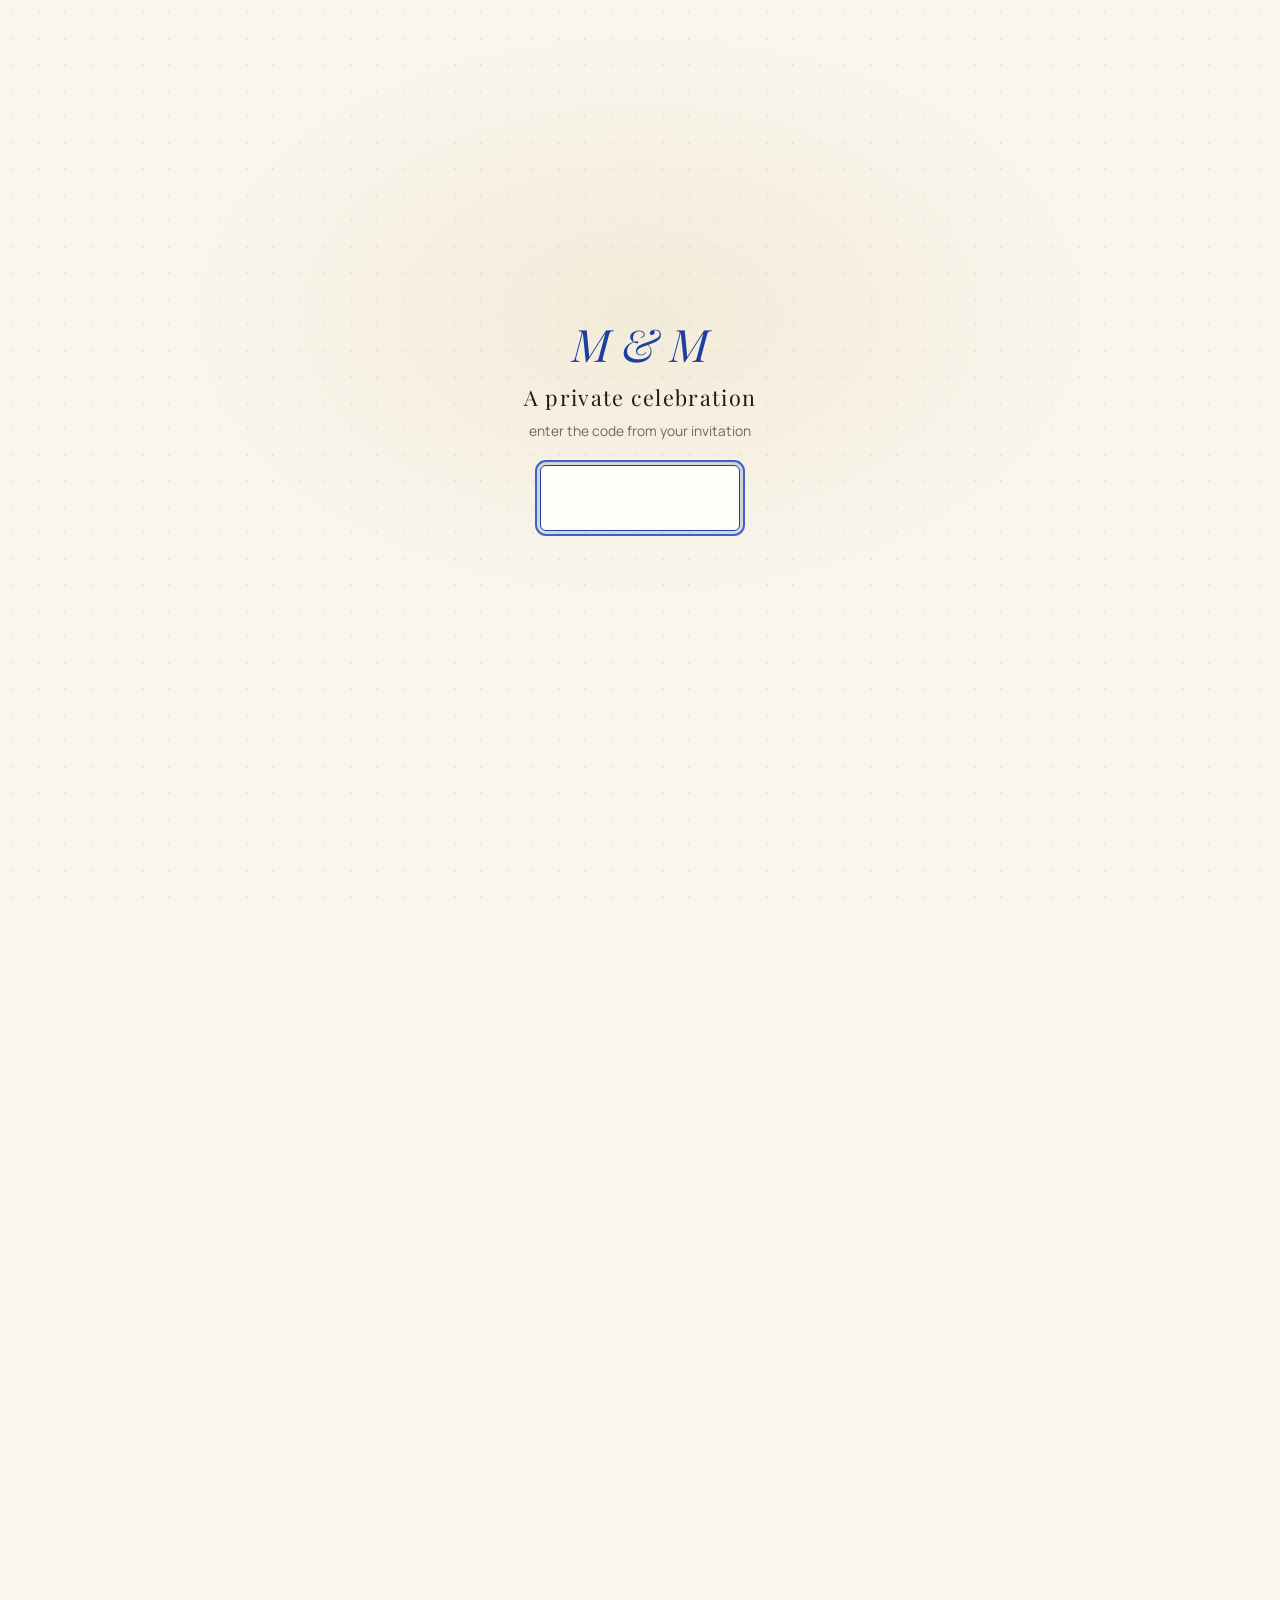
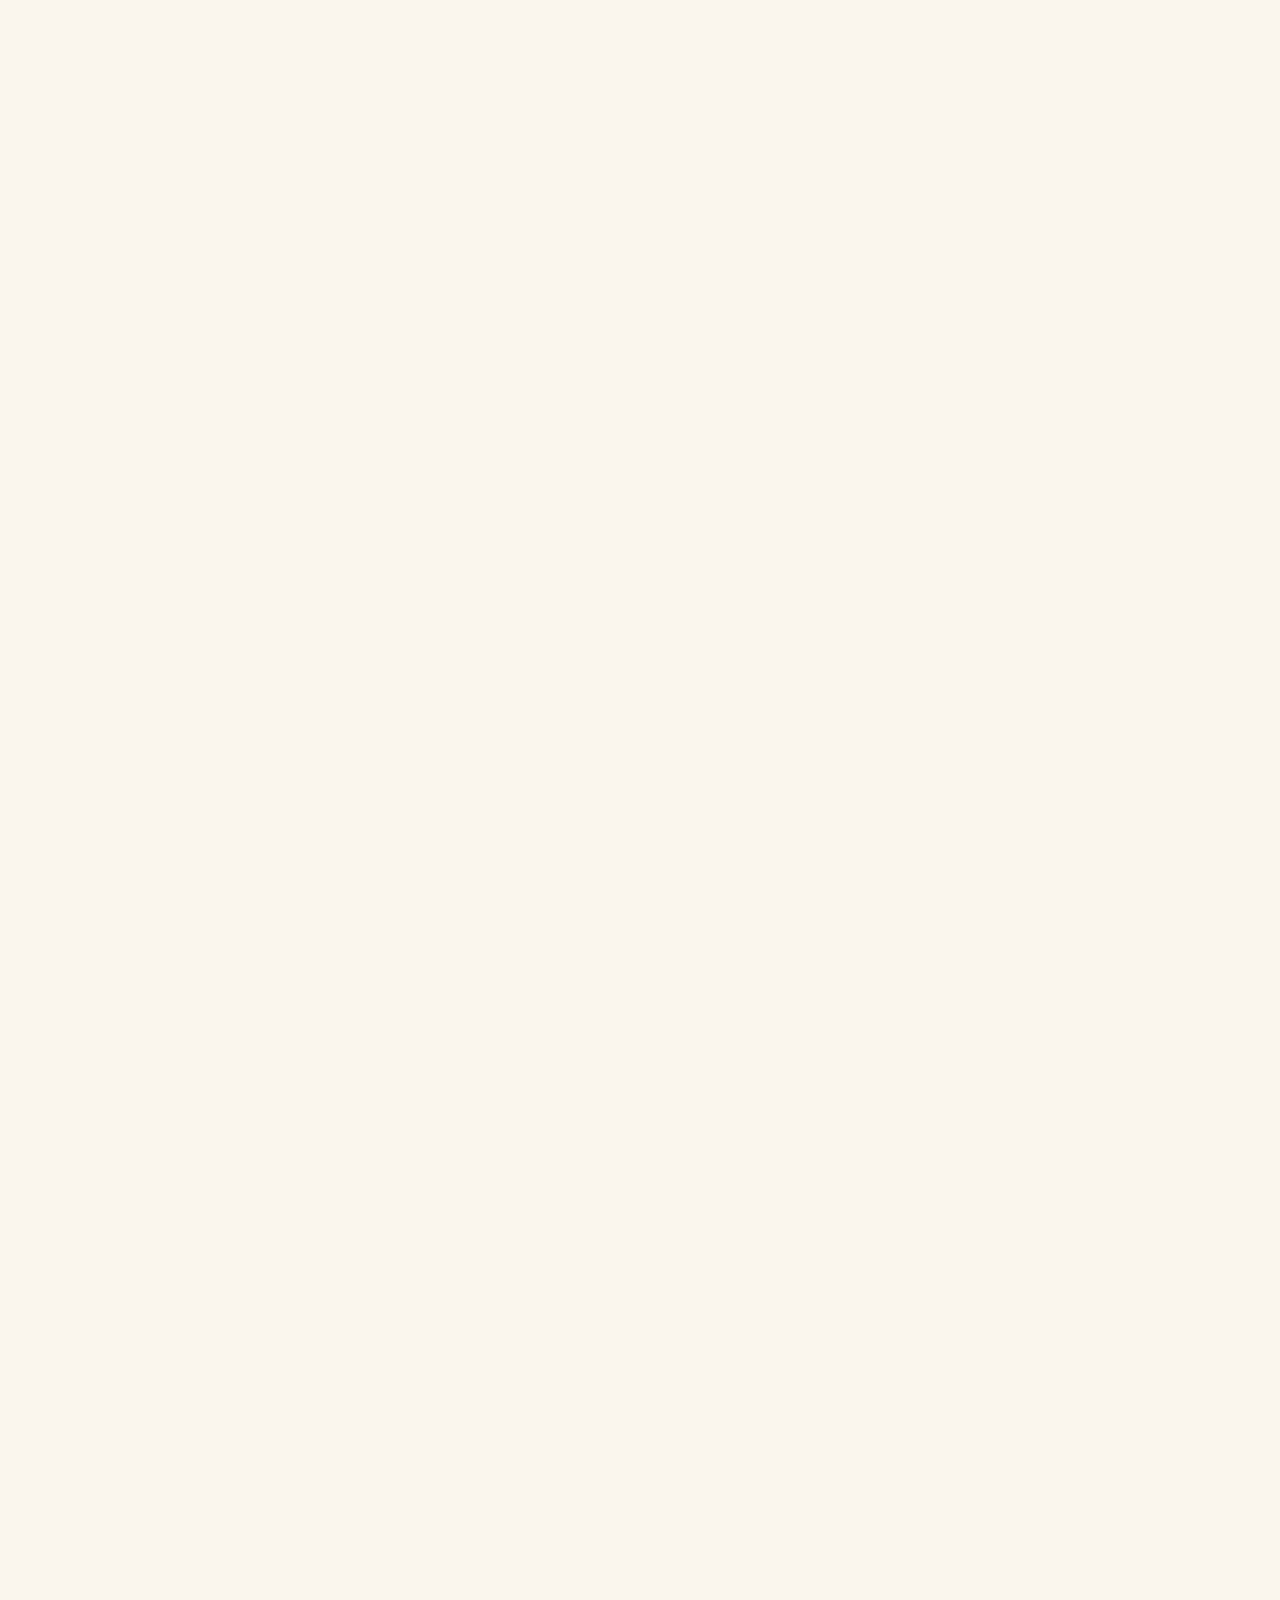
<file: index.html>
<!DOCTYPE html>
<html lang="en">
<head>
  <meta charset="utf-8">
  <meta name="robots" content="noindex, nofollow">
  <meta name="viewport" content="width=device-width, initial-scale=1, viewport-fit=cover">
  <meta name="theme-color" content="#faf6ee">
  <title>Maheshika &amp; Moksha · Kalutara, December 2026</title>
  <meta name="description" content="Maheshika and Moksha are getting married in Sri Lanka on Monday 21st December 2026. Poruwa ceremony and reception at Anantara Kalutara Resort.">
  <meta property="og:type" content="website">
  <meta property="og:title" content="Maheshika &amp; Moksha · Kalutara, December 2026">
  <meta property="og:description" content="Poruwa ceremony &amp; reception · Monday 21st December 2026 · Anantara Kalutara Resort, Sri Lanka">
  <meta property="og:image" content="https://maheshika-moksha.pages.dev/images/hero.jpg">
  <meta name="twitter:card" content="summary_large_image">
  <link rel="icon" href="data:image/svg+xml,%3Csvg xmlns='http://www.w3.org/2000/svg' viewBox='0 0 64 64'%3E%3Ccircle cx='32' cy='32' r='30' fill='%231c3fa0'/%3E%3Cpath d='M32 14l6 14 14 4-14 4-6 14-6-14-14-4 14-4z' fill='%23d4b978'/%3E%3C/svg%3E">
  <link rel="preconnect" href="https://fonts.googleapis.com">
  <link rel="preconnect" href="https://fonts.gstatic.com" crossorigin>
  <link href="https://fonts.googleapis.com/css2?family=Playfair+Display:ital,wght@0,400;0,500;0,600;1,400;1,500&family=Manrope:wght@300;400;500;600&display=swap" rel="stylesheet">
  <link rel="stylesheet" href="css/styles.css">
  <!-- Before first paint: if this device has not entered the code yet, hold the page (and the hero intro)
       behind the PIN gate that main.js builds. A personal link (?g=guestid) is its own key and skips it.
       Cleared by main.js, or if main.js fails to load. -->
  <script>try{if(!/[?&]g=/.test(location.search)&&!/^(\d{4}|g:.+)$/.test(localStorage.getItem("mnm-key")||""))document.documentElement.classList.add("gated")}catch(e){}</script>
  <script src="js/config.js" defer></script>
  <script src="js/api.js" defer></script>
  <script src="js/main.js" defer onerror="document.documentElement.classList.remove('gated')"></script>
  <script src="js/guest.js" defer></script>
</head>
<body>

  <!-- Shared artwork: the wildflower spray, swans and wreath of the invitation (v19, recoloured), oil lamp, coconut palm, flourish, icons -->
  <svg width="0" height="0" style="position:absolute" aria-hidden="true">
    <defs>
      <g id="bspray">
<defs>
<path id="s_lf" d="M0 0C1.9-3.7 2.1-8.5 .2-12.3C-1.8-8.6-2-3.8 0 0Z"/>
<g id="f1"><ellipse cx="0" cy="-4.6" rx="2.4" ry="4.9" fill="#1c3fa0"/><ellipse cx=".2" cy="-4.3" rx="2.2" ry="4.6" fill="#1c3fa0" transform="rotate(74)"/><ellipse cx="-.1" cy="-4.7" rx="2.3" ry="4.8" fill="#1c3fa0" transform="rotate(147)"/><ellipse cx=".1" cy="-4.2" rx="2.1" ry="4.5" fill="#1c3fa0" transform="rotate(218)"/><ellipse cx="0" cy="-4.5" rx="2.3" ry="4.7" fill="#1c3fa0" transform="rotate(291)"/><circle r="1.6" fill="#816421"/></g>
<g id="f2"><ellipse cx="0" cy="-4.1" rx="1.9" ry="4.3" fill="#8fa5e0"/><ellipse cx=".1" cy="-3.9" rx="1.8" ry="4.1" fill="#8fa5e0" transform="rotate(62)"/><ellipse cx="-.2" cy="-4.2" rx="2" ry="4.4" fill="#8fa5e0" transform="rotate(119)"/><ellipse cx="0" cy="-3.8" rx="1.7" ry="4" fill="#8fa5e0" transform="rotate(183)"/><ellipse cx=".2" cy="-4" rx="1.9" ry="4.2" fill="#8fa5e0" transform="rotate(242)"/><ellipse cx="-.1" cy="-4.1" rx="1.8" ry="4.3" fill="#8fa5e0" transform="rotate(300)"/><circle r="1.4" fill="#816421"/></g>
<g id="f3"><ellipse cx="0" cy="-3.5" rx="1.7" ry="3.7" fill="#d4b978"/><ellipse cx=".1" cy="-3.3" rx="1.6" ry="3.6" fill="#d4b978" transform="rotate(71)"/><ellipse cx="-.1" cy="-3.6" rx="1.7" ry="3.8" fill="#d4b978" transform="rotate(146)"/><ellipse cx="0" cy="-3.4" rx="1.6" ry="3.5" fill="#d4b978" transform="rotate(214)"/><ellipse cx=".1" cy="-3.5" rx="1.7" ry="3.7" fill="#d4b978" transform="rotate(287)"/><circle r="1.2" fill="#816421"/></g>
<g id="s_bd"><ellipse cx="-.9" cy="-3.1" rx="1.7" ry="3.5" fill="#8fa5e0" transform="rotate(-15)"/><ellipse cx=".9" cy="-2.9" rx="1.5" ry="3.3" fill="#1c3fa0" transform="rotate(13)"/></g>
<g id="s_bb"><path d="M0 3.4L0-2.2M.2 2L-3-.6M.2 2.4L2.9-1.2M.3 2.8L-1.6 2.4M.4 3L2.3 2.7" stroke="#816421" stroke-width=".4" fill="none" opacity=".6"/><circle cx="0" cy="-2.9" r="1.4" fill="#e5d8b8"/><circle cx="-3.3" cy="-1" r="1.1" fill="#e5d8b8"/><circle cx="3.2" cy="-1.6" r="1.2" fill="#e5d8b8"/><circle cx="-1.8" cy="2.3" r="1" fill="#e5d8b8"/><circle cx="2.5" cy="2.6" r="1.3" fill="#e5d8b8"/><circle cx=".5" cy=".7" r=".9" fill="#e5d8b8"/></g>
</defs>
<g stroke="#816421" fill="none" stroke-linecap="round">
<path d="M36 514C31 462 49 418 44 362C40 306 61 262 56 204C52 152 63 112 58 64" stroke-width="1.25"/>
<path d="M44 356C35 340 27 326 23 308" stroke-width=".95"/>
<path d="M47 320C39 308 31 294 28 282" stroke-width=".9"/>
<path d="M53 252C47 246 41 240 37 235" stroke-width=".9"/>
<path d="M56 198C69 184 77 168 82 152" stroke-width=".95"/>
<path d="M58 132C63 124 68 116 73 111" stroke-width=".6"/>
<path d="M60 116C56 113 52 111 49 109" stroke-width=".65"/>
<path d="M57 180C52 179 48 178 45 177" stroke-width=".55"/>
<path d="M44 512C61 470 89 438 93 400C97 362 83 332 95 292C103 264 99 228 107 198" stroke-width="1.15"/>
<path d="M95 292C104 278 112 269 117 263" stroke-width=".9"/>
<path d="M90 326C100 322 109 322 117 325" stroke-width=".9"/>
<path d="M89 372C81 370 73 369 66 372" stroke-width=".9"/>
<path d="M103 224C98 228 94 232 91 235" stroke-width=".6"/>
<path d="M40 508C92 498 141 490 179 471C201 460 214 447 222 431" stroke-width="1.2"/>
<path d="M141 490C152 494 163 498 172 501" stroke-width=".95"/>
<path d="M179 471C184 462 187 454 189 447" stroke-width=".65"/>
<path d="M158 480C160 472 161 464 162 457" stroke-width=".9"/>
<path d="M92 498C97 502 101 505 104 507" stroke-width=".9"/>
<path d="M190 465C196 462 202 458 206 453" stroke-width=".85"/>
<path d="M170 474C179 478 187 481 193 484" stroke-width=".9"/>
<path d="M38 510C50 498 64 488 74 472" stroke-width="1.2"/>
<path d="M48 512C72 502 98 496 119 482C133 472 141 460 146 446" stroke-width="1.1"/>
<path d="M119 482C124 490 128 496 131 500" stroke-width=".6"/>
<path d="M56 509C57 505 57 502 58 500" stroke-width=".8"/>
<path d="M32 512C41 472 31 440 38 402C43 374 34 354 40 334" stroke-width="1"/>
<path d="M33 430C39 427 45 424 49 422" stroke-width=".85"/>
<path d="M58 62L58 45M58 62L51 47M58 62L65 46M58 62L46 51M58 62L70 50M58 62L44 57M58 62L72 56" stroke-width=".5" opacity=".85"/>
<path d="M206 452L206 437M206 452L213 439M206 452L199 439M206 452L217 444M206 452L193 443M206 452L219 451" stroke-width=".5" opacity=".85"/>
</g>
<use href="#s_lf" fill="#b8963f" transform="translate(40 470) rotate(38)"/>
<use href="#s_lf" fill="#9a8452" opacity=".9" transform="translate(46 432) rotate(-34) scale(.9)"/>
<use href="#s_lf" fill="#d4b978" transform="translate(45 384) rotate(30)"/>
<use href="#s_lf" fill="#9a8452" transform="translate(53 296) rotate(-28) scale(.8)"/>
<use href="#s_lf" fill="#b8963f" opacity=".9" transform="translate(60 172) rotate(24) scale(.65)"/>
<use href="#s_lf" fill="#d4b978" transform="translate(90 420) rotate(-46)"/>
<use href="#s_lf" fill="#b8963f" transform="translate(92 312) rotate(32) scale(.8)"/>
<use href="#s_lf" fill="#9a8452" opacity=".85" transform="translate(103 246) rotate(-24) scale(.7)"/>
<use href="#s_lf" fill="#b8963f" transform="translate(104 490) rotate(-60)"/>
<use href="#s_lf" fill="#9a8452" transform="translate(150 484) rotate(-76) scale(.9)"/>
<use href="#s_lf" fill="#d4b978" opacity=".9" transform="translate(166 478) rotate(58) scale(.85)"/>
<use href="#s_lf" fill="#b8963f" transform="translate(66 484) rotate(-55) scale(.85)"/>
<use href="#s_lf" fill="#d4b978" transform="translate(128 470) rotate(28) scale(.85)"/>
<use href="#s_lf" fill="#9a8452" transform="translate(35 460) rotate(-40) scale(.85)"/>
<g fill="#142d78"><circle cx="174" cy="502" r="2.3"/><circle cx="180" cy="497" r="2"/><circle cx="176" cy="508" r="1.8"/><circle cx="148" cy="440" r="2.4"/><circle cx="154" cy="444" r="2"/><circle cx="150" cy="448" r="1.8"/><circle cx="51" cy="421" r="2.2"/><circle cx="56" cy="426" r="1.9"/></g>
<g fill="#816421"><circle cx="58" cy="45" r=".8"/><circle cx="51" cy="47" r=".7"/><circle cx="65" cy="46" r=".8"/><circle cx="46" cy="51" r=".7"/><circle cx="70" cy="50" r=".8"/><circle cx="44" cy="57" r=".7"/><circle cx="72" cy="56" r=".8"/><circle cx="206" cy="437" r=".8"/><circle cx="213" cy="439" r=".7"/><circle cx="199" cy="439" r=".7"/><circle cx="217" cy="444" r=".8"/><circle cx="193" cy="443" r=".7"/><circle cx="219" cy="451" r=".8"/></g>
<use href="#f2" transform="translate(22.5 305) rotate(12)"/>
<use href="#f3" transform="translate(28 279) rotate(-24)"/>
<use href="#f2" transform="translate(36.5 233) rotate(48) scale(.8)"/>
<use href="#f3" transform="translate(82 149) rotate(15) scale(.9)"/>
<use href="#f1" transform="translate(108 195) rotate(22)"/>
<use href="#f2" transform="translate(118 260) rotate(-31)"/>
<use href="#f3" transform="translate(119 325) rotate(41) scale(.85)"/>
<use href="#f3" transform="translate(64 372) rotate(-9)"/>
<use href="#f1" transform="translate(221 429) rotate(-36) scale(.95)"/>
<use href="#f2" transform="translate(162 454) rotate(16)"/>
<use href="#f1" transform="translate(196 486) rotate(64) scale(.9)"/>
<use href="#f1" transform="translate(108 510) rotate(31) scale(.85)"/>
<use href="#f2" transform="translate(58 497) rotate(44) scale(.95)"/>
<use href="#s_bd" transform="translate(48 107) rotate(-18)"/>
<use href="#s_bb" transform="translate(74 109) rotate(14) scale(.75)"/>
<use href="#s_bb" transform="translate(43 176) rotate(-22) scale(.7)"/>
<use href="#s_bb" transform="translate(90 237) rotate(-12) scale(.8)"/>
<use href="#s_bb" transform="translate(40 330) rotate(9)"/>
<use href="#s_bb" transform="translate(189 445) rotate(24) scale(.95)"/>
<use href="#s_bb" transform="translate(132 502) rotate(-19) scale(.9)"/>
<g transform="translate(86 452)">
<g fill="#fbf7ee" stroke="#d4b978" stroke-width=".5">
<ellipse cx="0" cy="-14.2" rx="5.4" ry="8.9"/>
<ellipse cx=".3" cy="-13.6" rx="5.1" ry="8.5" transform="rotate(41)"/>
<ellipse cx="-.2" cy="-14.5" rx="5.6" ry="9.1" transform="rotate(79)"/>
<ellipse cx=".1" cy="-13.9" rx="5.2" ry="8.7" transform="rotate(122)"/>
<ellipse cx="0" cy="-14.4" rx="5.5" ry="9" transform="rotate(160)"/>
<ellipse cx="-.3" cy="-13.7" rx="5" ry="8.4" transform="rotate(199)"/>
<ellipse cx=".2" cy="-14.1" rx="5.3" ry="8.8" transform="rotate(243)"/>
<ellipse cx="0" cy="-14.6" rx="5.5" ry="9.2" transform="rotate(281)"/>
<ellipse cx="-.1" cy="-13.8" rx="5.2" ry="8.6" transform="rotate(322)"/>
</g>
<circle r="6.4" fill="#d4b978"/>
<g fill="#816421"><circle cx="8.4" cy="1.6" r=".85"/><circle cx="5.5" cy="6.6" r=".8"/><circle cx="-.3" cy="8.6" r=".85"/><circle cx="-5.6" cy="6.5" r=".8"/><circle cx="-8.5" cy="1.2" r=".85"/><circle cx="-7.1" cy="-4.7" r=".8"/><circle cx="-2.8" cy="-8.1" r=".85"/><circle cx="3.1" cy="-8" r=".8"/><circle cx="7" cy="-4.9" r=".85"/></g>
</g>
      </g>
      <!-- the brass oil lamp lit at the poruwa -->
      <symbol id="lamp" viewBox="-26 -30 52 44">
        <path d="M-22 0Q0 16 22 0Q0-7-22 0Z" fill="#b8963f"/>
        <path d="M-22 0Q0 5 22 0" fill="none" stroke="#8f6f25" stroke-width="1"/>
        <path class="flame" d="M0-3C7-11 5-20 0-27C-5-20-7-11 0-3Z" fill="#e9a13b"/>
        <path class="flame flame-inner" d="M0-5C3.5-10 3-16 0-20C-3-16-3.5-10 0-5Z" fill="#f7c35b"/>
      </symbol>
      <!-- a coconut palm, drawn in outline for the shoreline under the hero -->
      <symbol id="palm" viewBox="0 0 120 160">
        <g fill="none" stroke="currentColor" stroke-width="2.2" stroke-linecap="round">
          <path d="M62 160C64 122 58 92 64 52"/>
          <path d="M64 52C40 32 22 36 8 48M64 52C50 24 30 20 14 26M64 52C70 18 92 12 112 22M64 52C90 30 106 40 116 56M64 52C76 30 94 32 108 44M64 52C46 30 34 30 24 36"/>
        </g>
        <g fill="currentColor"><circle cx="60" cy="56" r="3.2"/><circle cx="67" cy="58" r="3.2"/><circle cx="63" cy="62" r="3"/></g>
      </symbol>
      <!-- jasmine for the hero strings: an open flower and a closed bud -->
      <symbol id="jasmine" viewBox="-7 -7 14 14">
        <g fill="#fffdf8" stroke="#c9b27a" stroke-width=".45">
          <ellipse cx="0" cy="-3.6" rx="2.1" ry="3.4"/><ellipse cx="0" cy="-3.6" rx="2.1" ry="3.4" transform="rotate(72)"/><ellipse cx="0" cy="-3.6" rx="2.1" ry="3.4" transform="rotate(144)"/><ellipse cx="0" cy="-3.6" rx="2.1" ry="3.4" transform="rotate(216)"/><ellipse cx="0" cy="-3.6" rx="2.1" ry="3.4" transform="rotate(288)"/>
        </g>
        <circle r="1.1" fill="#e9c96a"/>
      </symbol>
      <symbol id="bud" viewBox="-4 -1 8 14">
        <path d="M0 0C2.6 2 3.2 6 0 12C-3.2 6-2.6 2 0 0Z" fill="#fffdf8" stroke="#c9b27a" stroke-width=".5"/>
        <path d="M0 1.5V10.5" stroke="#d8c58f" stroke-width=".5"/>
      </symbol>
      <!-- araliya (frangipani) in blush, with a gold heart -->
      <symbol id="araliya" viewBox="-8 -8 16 16">
        <g fill="#f5cfc6" stroke="#dfa497" stroke-width=".4">
          <ellipse cx="0" cy="-3.5" rx="2.7" ry="3.9"/><ellipse cx="0" cy="-3.5" rx="2.7" ry="3.9" transform="rotate(72)"/><ellipse cx="0" cy="-3.5" rx="2.7" ry="3.9" transform="rotate(144)"/><ellipse cx="0" cy="-3.5" rx="2.7" ry="3.9" transform="rotate(216)"/><ellipse cx="0" cy="-3.5" rx="2.7" ry="3.9" transform="rotate(288)"/>
        </g>
        <circle r="2" fill="#f6c453"/>
      </symbol>
      <!-- floral flourish: lotus at the centre, vines and leaves either side -->
      <symbol id="flourish" viewBox="-130 -26 260 52">
        <g fill="none" stroke="currentColor" stroke-width="1.1" stroke-linecap="round" stroke-linejoin="round">
          <path d="M-18 8C-42 8-58-8-84-2C-98 1-108 9-122 4"/><path d="M18 8C42 8 58-8 84-2C98 1 108 9 122 4"/>
          <path d="M-50 2C-56-9-66-10-70-4C-64 0-57 2-50 2Z"/><path d="M50 2C56-9 66-10 70-4C64 0 57 2 50 2Z"/>
          <path d="M-92-2C-95-12-104-14-108-9C-103-4-97-2-92-2Z"/><path d="M92-2C95-12 104-14 108-9C103-4 97-2 92-2Z"/>
          <path d="M-32 7C-36 15-45 15-47 8"/><path d="M32 7C36 15 45 15 47 8"/>
          <path d="M-70-3C-74 4-80 6-86 3"/><path d="M70-3C74 4 80 6 86 3"/>
        </g>
        <g fill="currentColor">
          <path d="M0-16C4.5-9 6.5-2 0 9C-6.5-2-4.5-9 0-16Z"/>
          <path d="M0 9C-8 3-14-4-12-13C-6-9-2-2 0 9Z" opacity=".6"/><path d="M0 9C8 3 14-4 12-13C6-9 2-2 0 9Z" opacity=".6"/>
          <path d="M0 9C-14 5-21-1-23-8C-14-6-6-2 0 9Z" opacity=".35"/><path d="M0 9C14 5 21-1 23-8C14-6 6-2 0 9Z" opacity=".35"/>
          <circle cx="-122" cy="4" r="1.6"/><circle cx="122" cy="4" r="1.6"/><circle cx="-47" cy="8" r="1.2"/><circle cx="47" cy="8" r="1.2"/>
        </g>
      </symbol>
      <symbol id="ic-camera" viewBox="0 0 24 24"><g fill="none" stroke="currentColor" stroke-width="1.5" stroke-linecap="round" stroke-linejoin="round"><path d="M4 8.5A1.5 1.5 0 0 1 5.5 7h2l1.2-2h6.6L16.5 7h2A1.5 1.5 0 0 1 20 8.5V18a1.5 1.5 0 0 1-1.5 1.5h-13A1.5 1.5 0 0 1 4 18Z"/><circle cx="12" cy="13" r="3.4"/></g></symbol>
      <symbol id="ic-chat" viewBox="0 0 24 24"><path d="M5 18.5 4 20.5l3.4-1.1A8.5 8.5 0 1 0 5 18.5Z" fill="none" stroke="currentColor" stroke-width="1.5" stroke-linejoin="round"/></symbol>
      <symbol id="ic-arrow" viewBox="0 0 24 24"><path d="M5 12h14m-6-6 6 6-6 6" fill="none" stroke="currentColor" stroke-width="1.5" stroke-linecap="round" stroke-linejoin="round"/></symbol>
      <symbol id="ic-bed" viewBox="0 0 24 24"><g fill="none" stroke="currentColor" stroke-width="1.5" stroke-linecap="round"><path d="M3 18V8M3 14h18v4M3 14V10.5A1.5 1.5 0 0 1 4.5 9H11v5M21 14v-2.5A2.5 2.5 0 0 0 18.5 9H11"/><circle cx="7" cy="11.5" r="1.2"/></g></symbol>
      <symbol id="ic-car" viewBox="0 0 24 24"><g fill="none" stroke="currentColor" stroke-width="1.5" stroke-linecap="round" stroke-linejoin="round"><path d="M4 13l1.6-4.5A2 2 0 0 1 7.5 7h9a2 2 0 0 1 1.9 1.5L20 13M4 13h16v4.5H4ZM6 17.5V19M18 17.5V19"/><circle cx="7.5" cy="15.2" r=".9"/><circle cx="16.5" cy="15.2" r=".9"/></g></symbol>
      <symbol id="ic-table" viewBox="0 0 24 24"><g fill="none" stroke="currentColor" stroke-width="1.5" stroke-linecap="round"><ellipse cx="12" cy="8" rx="8" ry="3"/><path d="M12 11v9M8 20h8M6 10.5V15M18 10.5V15"/></g></symbol>
    </defs>
  </svg>

  <!-- ================= SEALED INVITATION COVER =================
       A sealed cover greets every visitor by name ("Dear …" via
       ?g=guestid); tapping the wax seal opens it onto the page, where
       the invitation section carries the card. Shown once per visit
       (and always on personalized links), after the PIN gate. ========================= -->
  <div id="card-overlay" class="card-overlay hidden">

    <!-- Wildflower sprays framing the backdrop corners -->
    <svg class="ovl-spray bl" viewBox="0 0 300 520" aria-hidden="true"><use href="#bspray"/></svg>
    <svg class="ovl-spray tr" viewBox="0 0 300 520" aria-hidden="true"><use href="#bspray"/></svg>

    <button class="skip-link" type="button">Skip</button>

    <div class="env-scene">

      <!-- The cover: white card in the reference style — wildflower
           spray climbing the left side, invitation text beside it,
           small gold wax seal to open -->
      <div class="cover" role="button" tabindex="0" aria-label="Open the invitation">
        <svg class="cov-spray" viewBox="0 0 300 520" aria-hidden="true"><use href="#bspray"/></svg>
        <div class="cov-text">
          <img class="cov-swans" src="images/swans-gold.png" alt="" width="900" height="500">
          <h2 class="cov-hello" id="cov-hello">Dear family &amp; friends</h2>
          <p class="cov-name">Maheshika</p>
          <p class="cov-and">and</p>
          <p class="cov-name">Moksha</p>
          <p class="cov-eyebrow">Together with their families</p>
          <p class="cov-line">joyfully invite you to their wedding</p>
          <button class="wax-seal" type="button" aria-label="Break the seal and open">M<span class="amp">&amp;</span>M</button>
        </div>
      </div>

      <!-- Cute flowers that drift down once the seal is opened -->
      <div class="flowers" aria-hidden="true">
        <span class="flower" style="left: 10%; --delay: 0.4s; --dur: 6.5s; width: 14px; height: 14px; color: #8fa5e0;"><svg viewBox="0 0 24 24"><g fill="currentColor"><ellipse cx="12" cy="5.5" rx="3" ry="4.5"/><ellipse cx="12" cy="5.5" rx="3" ry="4.5" transform="rotate(72 12 12)"/><ellipse cx="12" cy="5.5" rx="3" ry="4.5" transform="rotate(144 12 12)"/><ellipse cx="12" cy="5.5" rx="3" ry="4.5" transform="rotate(216 12 12)"/><ellipse cx="12" cy="5.5" rx="3" ry="4.5" transform="rotate(288 12 12)"/><circle cx="12" cy="12" r="2.4" fill="#816421"/></g></svg></span>
        <span class="flower" style="left: 20%; --delay: 1.2s; --dur: 7s; width: 15px; height: 15px; color: #d4b978;"><svg viewBox="0 0 24 24"><g fill="currentColor"><ellipse cx="12" cy="5.5" rx="3" ry="4.5"/><ellipse cx="12" cy="5.5" rx="3" ry="4.5" transform="rotate(72 12 12)"/><ellipse cx="12" cy="5.5" rx="3" ry="4.5" transform="rotate(144 12 12)"/><ellipse cx="12" cy="5.5" rx="3" ry="4.5" transform="rotate(216 12 12)"/><ellipse cx="12" cy="5.5" rx="3" ry="4.5" transform="rotate(288 12 12)"/><circle cx="12" cy="12" r="2.4" fill="#816421"/></g></svg></span>
        <span class="flower" style="left: 31%; --delay: 0.2s; --dur: 6s; width: 13px; height: 13px; color: #1c3fa0;"><svg viewBox="0 0 24 24"><g fill="currentColor"><ellipse cx="12" cy="5.5" rx="3" ry="4.5"/><ellipse cx="12" cy="5.5" rx="3" ry="4.5" transform="rotate(72 12 12)"/><ellipse cx="12" cy="5.5" rx="3" ry="4.5" transform="rotate(144 12 12)"/><ellipse cx="12" cy="5.5" rx="3" ry="4.5" transform="rotate(216 12 12)"/><ellipse cx="12" cy="5.5" rx="3" ry="4.5" transform="rotate(288 12 12)"/><circle cx="12" cy="12" r="2.4" fill="#b8963f"/></g></svg></span>
        <span class="flower" style="left: 42%; --delay: 1.6s; --dur: 7.5s; width: 17px; height: 17px; color: #8fa5e0;"><svg viewBox="0 0 24 24"><g fill="currentColor"><ellipse cx="12" cy="5.5" rx="3" ry="4.5"/><ellipse cx="12" cy="5.5" rx="3" ry="4.5" transform="rotate(72 12 12)"/><ellipse cx="12" cy="5.5" rx="3" ry="4.5" transform="rotate(144 12 12)"/><ellipse cx="12" cy="5.5" rx="3" ry="4.5" transform="rotate(216 12 12)"/><ellipse cx="12" cy="5.5" rx="3" ry="4.5" transform="rotate(288 12 12)"/><circle cx="12" cy="12" r="2.4" fill="#816421"/></g></svg></span>
        <span class="flower" style="left: 56%; --delay: 0.9s; --dur: 6.2s; width: 14px; height: 14px; color: #d4b978;"><svg viewBox="0 0 24 24"><g fill="currentColor"><ellipse cx="12" cy="5.5" rx="3" ry="4.5"/><ellipse cx="12" cy="5.5" rx="3" ry="4.5" transform="rotate(72 12 12)"/><ellipse cx="12" cy="5.5" rx="3" ry="4.5" transform="rotate(144 12 12)"/><ellipse cx="12" cy="5.5" rx="3" ry="4.5" transform="rotate(216 12 12)"/><ellipse cx="12" cy="5.5" rx="3" ry="4.5" transform="rotate(288 12 12)"/><circle cx="12" cy="12" r="2.4" fill="#816421"/></g></svg></span>
        <span class="flower" style="left: 67%; --delay: 0.1s; --dur: 7.2s; width: 16px; height: 16px; color: #1c3fa0;"><svg viewBox="0 0 24 24"><g fill="currentColor"><ellipse cx="12" cy="5.5" rx="3" ry="4.5"/><ellipse cx="12" cy="5.5" rx="3" ry="4.5" transform="rotate(72 12 12)"/><ellipse cx="12" cy="5.5" rx="3" ry="4.5" transform="rotate(144 12 12)"/><ellipse cx="12" cy="5.5" rx="3" ry="4.5" transform="rotate(216 12 12)"/><ellipse cx="12" cy="5.5" rx="3" ry="4.5" transform="rotate(288 12 12)"/><circle cx="12" cy="12" r="2.4" fill="#b8963f"/></g></svg></span>
        <span class="flower" style="left: 78%; --delay: 1.4s; --dur: 6.8s; width: 15px; height: 15px; color: #8fa5e0;"><svg viewBox="0 0 24 24"><g fill="currentColor"><ellipse cx="12" cy="5.5" rx="3" ry="4.5"/><ellipse cx="12" cy="5.5" rx="3" ry="4.5" transform="rotate(72 12 12)"/><ellipse cx="12" cy="5.5" rx="3" ry="4.5" transform="rotate(144 12 12)"/><ellipse cx="12" cy="5.5" rx="3" ry="4.5" transform="rotate(216 12 12)"/><ellipse cx="12" cy="5.5" rx="3" ry="4.5" transform="rotate(288 12 12)"/><circle cx="12" cy="12" r="2.4" fill="#816421"/></g></svg></span>
        <span class="flower" style="left: 88%; --delay: 0.6s; --dur: 6.4s; width: 13px; height: 13px; color: #d4b978;"><svg viewBox="0 0 24 24"><g fill="currentColor"><ellipse cx="12" cy="5.5" rx="3" ry="4.5"/><ellipse cx="12" cy="5.5" rx="3" ry="4.5" transform="rotate(72 12 12)"/><ellipse cx="12" cy="5.5" rx="3" ry="4.5" transform="rotate(144 12 12)"/><ellipse cx="12" cy="5.5" rx="3" ry="4.5" transform="rotate(216 12 12)"/><ellipse cx="12" cy="5.5" rx="3" ry="4.5" transform="rotate(288 12 12)"/><circle cx="12" cy="12" r="2.4" fill="#816421"/></g></svg></span>
        <span class="flower" style="left: 97%; --delay: 1.1s; --dur: 7.6s; width: 16px; height: 16px; color: #1c3fa0;"><svg viewBox="0 0 24 24"><g fill="currentColor"><ellipse cx="12" cy="5.5" rx="3" ry="4.5"/><ellipse cx="12" cy="5.5" rx="3" ry="4.5" transform="rotate(72 12 12)"/><ellipse cx="12" cy="5.5" rx="3" ry="4.5" transform="rotate(144 12 12)"/><ellipse cx="12" cy="5.5" rx="3" ry="4.5" transform="rotate(216 12 12)"/><ellipse cx="12" cy="5.5" rx="3" ry="4.5" transform="rotate(288 12 12)"/><circle cx="12" cy="12" r="2.4" fill="#b8963f"/></g></svg></span>
        <span class="flower" style="left: 5%;  --delay: 0s;    --dur: 8s;   width: 16px; height: 16px; color: #d4b978;"><svg viewBox="0 0 24 24"><g fill="currentColor"><ellipse cx="12" cy="5.5" rx="3" ry="4.5"/><ellipse cx="12" cy="5.5" rx="3" ry="4.5" transform="rotate(72 12 12)"/><ellipse cx="12" cy="5.5" rx="3" ry="4.5" transform="rotate(144 12 12)"/><ellipse cx="12" cy="5.5" rx="3" ry="4.5" transform="rotate(216 12 12)"/><ellipse cx="12" cy="5.5" rx="3" ry="4.5" transform="rotate(288 12 12)"/><circle cx="12" cy="12" r="2.4" fill="#816421"/></g></svg></span>
        <span class="flower" style="left: 15%; --delay: 1.6s;  --dur: 9.5s; width: 16px; height: 16px; color: #b8963f;"><svg viewBox="0 0 24 24"><g fill="currentColor"><ellipse cx="12" cy="5.5" rx="3" ry="4.5"/><ellipse cx="12" cy="5.5" rx="3" ry="4.5" transform="rotate(72 12 12)"/><ellipse cx="12" cy="5.5" rx="3" ry="4.5" transform="rotate(144 12 12)"/><ellipse cx="12" cy="5.5" rx="3" ry="4.5" transform="rotate(216 12 12)"/><ellipse cx="12" cy="5.5" rx="3" ry="4.5" transform="rotate(288 12 12)"/><circle cx="12" cy="12" r="2.4" fill="#816421"/></g></svg></span>
        <span class="flower" style="left: 26%; --delay: 0.7s;  --dur: 8.6s; width: 18px; height: 18px; color: #1c3fa0;"><svg viewBox="0 0 24 24"><g fill="currentColor"><ellipse cx="12" cy="5.5" rx="3" ry="4.5"/><ellipse cx="12" cy="5.5" rx="3" ry="4.5" transform="rotate(72 12 12)"/><ellipse cx="12" cy="5.5" rx="3" ry="4.5" transform="rotate(144 12 12)"/><ellipse cx="12" cy="5.5" rx="3" ry="4.5" transform="rotate(216 12 12)"/><ellipse cx="12" cy="5.5" rx="3" ry="4.5" transform="rotate(288 12 12)"/><circle cx="12" cy="12" r="2.4" fill="#816421"/></g></svg></span>
        <span class="flower" style="left: 37%; --delay: 2.8s;  --dur: 10s;  width: 18px; height: 18px; color: #8fa5e0;"><svg viewBox="0 0 24 24"><g fill="currentColor"><ellipse cx="12" cy="5.5" rx="3" ry="4.5"/><ellipse cx="12" cy="5.5" rx="3" ry="4.5" transform="rotate(72 12 12)"/><ellipse cx="12" cy="5.5" rx="3" ry="4.5" transform="rotate(144 12 12)"/><ellipse cx="12" cy="5.5" rx="3" ry="4.5" transform="rotate(216 12 12)"/><ellipse cx="12" cy="5.5" rx="3" ry="4.5" transform="rotate(288 12 12)"/><circle cx="12" cy="12" r="2.4" fill="#b8963f"/></g></svg></span>
        <span class="flower" style="left: 50%; --delay: 1.1s;  --dur: 7.6s; width: 15px; height: 15px; color: #b8963f;"><svg viewBox="0 0 24 24"><g fill="currentColor"><ellipse cx="12" cy="5.5" rx="3" ry="4.5"/><ellipse cx="12" cy="5.5" rx="3" ry="4.5" transform="rotate(72 12 12)"/><ellipse cx="12" cy="5.5" rx="3" ry="4.5" transform="rotate(144 12 12)"/><ellipse cx="12" cy="5.5" rx="3" ry="4.5" transform="rotate(216 12 12)"/><ellipse cx="12" cy="5.5" rx="3" ry="4.5" transform="rotate(288 12 12)"/><circle cx="12" cy="12" r="2.4" fill="#816421"/></g></svg></span>
        <span class="flower" style="left: 62%; --delay: 2.2s;  --dur: 9s;   width: 15px; height: 15px; color: #1c3fa0;"><svg viewBox="0 0 24 24"><g fill="currentColor"><ellipse cx="12" cy="5.5" rx="3" ry="4.5"/><ellipse cx="12" cy="5.5" rx="3" ry="4.5" transform="rotate(72 12 12)"/><ellipse cx="12" cy="5.5" rx="3" ry="4.5" transform="rotate(144 12 12)"/><ellipse cx="12" cy="5.5" rx="3" ry="4.5" transform="rotate(216 12 12)"/><ellipse cx="12" cy="5.5" rx="3" ry="4.5" transform="rotate(288 12 12)"/><circle cx="12" cy="12" r="2.4" fill="#816421"/></g></svg></span>
        <span class="flower" style="left: 73%; --delay: 0.3s;  --dur: 8.2s; width: 17px; height: 17px; color: #d4b978;"><svg viewBox="0 0 24 24"><g fill="currentColor"><ellipse cx="12" cy="5.5" rx="3" ry="4.5"/><ellipse cx="12" cy="5.5" rx="3" ry="4.5" transform="rotate(72 12 12)"/><ellipse cx="12" cy="5.5" rx="3" ry="4.5" transform="rotate(144 12 12)"/><ellipse cx="12" cy="5.5" rx="3" ry="4.5" transform="rotate(216 12 12)"/><ellipse cx="12" cy="5.5" rx="3" ry="4.5" transform="rotate(288 12 12)"/><circle cx="12" cy="12" r="2.4" fill="#816421"/></g></svg></span>
        <span class="flower" style="left: 84%; --delay: 1.9s;  --dur: 9.8s; width: 17px; height: 17px; color: #8fa5e0;"><svg viewBox="0 0 24 24"><g fill="currentColor"><ellipse cx="12" cy="5.5" rx="3" ry="4.5"/><ellipse cx="12" cy="5.5" rx="3" ry="4.5" transform="rotate(72 12 12)"/><ellipse cx="12" cy="5.5" rx="3" ry="4.5" transform="rotate(144 12 12)"/><ellipse cx="12" cy="5.5" rx="3" ry="4.5" transform="rotate(216 12 12)"/><ellipse cx="12" cy="5.5" rx="3" ry="4.5" transform="rotate(288 12 12)"/><circle cx="12" cy="12" r="2.4" fill="#b8963f"/></g></svg></span>
        <span class="flower" style="left: 93%; --delay: 3.4s;  --dur: 8.8s; width: 20px; height: 20px; color: #1c3fa0;"><svg viewBox="0 0 24 24"><g fill="currentColor"><ellipse cx="12" cy="5.5" rx="3" ry="4.5"/><ellipse cx="12" cy="5.5" rx="3" ry="4.5" transform="rotate(72 12 12)"/><ellipse cx="12" cy="5.5" rx="3" ry="4.5" transform="rotate(144 12 12)"/><ellipse cx="12" cy="5.5" rx="3" ry="4.5" transform="rotate(216 12 12)"/><ellipse cx="12" cy="5.5" rx="3" ry="4.5" transform="rotate(288 12 12)"/><circle cx="12" cy="12" r="2.4" fill="#816421"/></g></svg></span>
      </div>

      <p class="tap-hint">Tap the seal to open your invitation</p>
    </div>

  </div>

  <div class="progress" id="progress" aria-hidden="true"></div>

  <!-- ============================================================ NAV -->
  <header class="nav" id="nav">
    <a class="brand" href="#home" aria-label="Back to top">
      <span class="brand-mark">M<i>&amp;</i>M</span>
    </a>
    <nav class="links" id="links" aria-label="Sections">
      <a href="#invitation">Invitation</a>
      <a href="#story">Our Story</a>
      <a href="#celebrations">Celebrations</a>
      <a href="#rsvp" class="nav-rsvp">RSVP</a>
      <a href="#seating">Seating</a>
      <a href="#rituals">Traditions</a>
      <a href="#travel">Travel</a>
      <a href="guide.html">Guest Guide</a>
      <a href="faq.html">Q&amp;A</a>
      <a href="#gallery">Gallery</a>
      <a href="photos.html">Photos</a>
    </nav>
    <button class="burger" id="burger" aria-label="Open menu" aria-expanded="false" aria-controls="links">
      <span></span><span></span>
    </button>
  </header>

  <nav class="pills" aria-label="Quick actions">
    <a class="pill pill-rsvp" href="#rsvp"><svg class="ic" aria-hidden="true"><use href="#ic-chat"/></svg><span>RSVP</span></a>
    <a class="pill" href="photos.html"><svg class="ic" aria-hidden="true"><use href="#ic-camera"/></svg><span>Add photos</span></a>
    <a class="pill in-btn" href="https://maheshika-moksha-in.pages.dev" target="_blank" rel="noopener" aria-label="Open the Indian wedding website">
      <span class="in-flag" aria-hidden="true">🇮🇳</span><span class="in-text">Indian Wedding</span><span class="in-short">India</span>
    </a>
  </nav>

  <main>

  <!-- ============================================================ HERO -->
  <section class="hero" id="home">
    <svg class="strands strands-l" id="strands-l" aria-hidden="true"></svg>
    <svg class="strands strands-r" id="strands-r" aria-hidden="true"></svg>
    <canvas class="petals" id="petals" aria-hidden="true"></canvas>

    <figure class="hero-photo">
      <div class="img-reveal tilt" data-parallax="0.04">
        <img src="images/hero.jpg" alt="Maheshika and Moksha in cream traditional dress at the stupa" width="1122" height="1402" fetchpriority="high">
      </div>
    </figure>

    <div class="hero-inner">
      <p class="eyebrow rise"><span class="in-flag" aria-hidden="true">🇱🇰</span> Sri Lanka <span class="sep">·</span> December 2026</p>
      <p class="hero-greet rise" id="hero-greet" hidden>Dear <b></b>,</p>
      <h1 class="names rise">
        <span class="line">Maheshika</span>
        <span class="line amp-line"><span class="amp">&amp;</span></span>
        <span class="line">Moksha</span>
      </h1>
      <p class="hero-lead rise">are getting married, and we would love to have you there.</p>

      <div class="hero-dates rise" role="group" aria-label="When and where">
        <a href="#celebrations"><b>21<sup>st</sup></b>December 2026 · Monday</a>
        <a href="#travel"><b>4 PM</b>onwards · Anantara Kalutara Resort, Kalutara</a>
      </div>

      <div class="countdown rise" id="countdown" role="timer" aria-label="Countdown to the wedding">
        <div><b data-cd="d">00</b><span>days</span></div>
        <div><b data-cd="h">00</b><span>hours</span></div>
        <div><b data-cd="m">00</b><span>minutes</span></div>
        <div><b data-cd="s">00</b><span>seconds</span></div>
      </div>
      <p class="cd-label rise">until we welcome you on Monday 21st December</p>

      <div class="hero-cta rise">
        <a class="btn btn-ghost" href="#celebrations"><span>The celebrations</span><svg class="ic" aria-hidden="true"><use href="#ic-arrow"/></svg></a>
        <a class="btn btn-primary" href="#rsvp"><span>RSVP</span><svg class="ic" aria-hidden="true"><use href="#ic-arrow"/></svg></a>
        <a class="btn btn-ghost" href="assets/wedding.ics" download="Maheshika-Moksha-Wedding.ics"><span>Add to calendar</span></a>
      </div>
    </div>

    <!-- the shoreline under the hero: Sri Lanka in gold (Maheshika's island picture, images/island-gold.png) between coconut palms, over a line of surf -->
    <!-- the box is 2000 x 320 and the CSS height is 16vw, so up to 2000px wide the whole box is on screen and the
         island is never cropped; narrower screens keep the height and crop the palms at the sides instead -->
    <svg class="skyline" data-parallax="-0.12" viewBox="0 0 2000 320" preserveAspectRatio="xMidYMax slice" aria-hidden="true">
      <g opacity=".3">
        <use href="#palm" x="30" y="160" width="120" height="160"/>
        <use href="#palm" x="150" y="200" width="90" height="120"/>
        <image href="images/island-gold.png" x="710" y="8" width="580" height="298"/>
        <use href="#palm" x="1790" y="190" width="100" height="130"/>
        <use href="#palm" x="1860" y="150" width="125" height="170"/>
        <path d="M0 306q30-8 60 0t60 0 60 0 60 0 60 0 60 0 60 0 60 0 60 0 60 0 60 0 60 0 60 0 60 0 60 0 60 0 60 0 60 0 60 0 60 0 60 0 60 0 60 0 60 0 60 0 60 0 60 0 60 0 60 0 60 0 60 0 60 0 60 0 60 0" fill="none" stroke="currentColor" stroke-width="1.2"/>
        <path d="M-30 314q30-8 60 0t60 0 60 0 60 0 60 0 60 0 60 0 60 0 60 0 60 0 60 0 60 0 60 0 60 0 60 0 60 0 60 0 60 0 60 0 60 0 60 0 60 0 60 0 60 0 60 0 60 0 60 0 60 0 60 0 60 0 60 0 60 0 60 0 60 0" fill="none" stroke="currentColor" stroke-width=".8"/>
      </g>
    </svg>
  </section>

  <!-- ============================================================ INVITATION -->
  <section class="section invitation" id="invitation">
    <div class="wrap narrow">
      <h2 class="center reveal inv-title" data-split>The Invitation</h2>
      <p class="inv-sub reveal">Poruwa ceremony &amp; reception</p>
      <svg class="flourish reveal" aria-hidden="true"><use href="#flourish"/></svg>

      <div class="card reveal">
        <svg class="inv-lamp" aria-hidden="true"><use href="#lamp"/></svg>
        <p class="inv-hosts">Mr. <em>&amp;</em> Mrs. Walpola</p>
        <p class="inv-with">together with</p>
        <p class="inv-hosts">Mr. <em>&amp;</em> Mrs. Bodaka</p>
        <p class="inv-line">warmly request the presence of</p>
        <p class="inv-guest" id="inv-guest">Our Family &amp; Friends</p>
        <p class="inv-line">to witness the marriage of their loving children</p>
        <p class="inv-name">Maheshika</p>
        <p class="inv-with">and</p>
        <p class="inv-name">Moksha</p>
        <div class="inv-when">
          <p><strong>Monday, December 21st 2026</strong><br>4.00 PM onwards · Poruwa ceremony at 5.25 PM<br><a href="https://www.google.com/maps?q=Anantara+Kalutara+Resort,+Kalutara,+Sri+Lanka" target="_blank" rel="noopener">Anantara Kalutara Resort</a></p>
        </div>
        <p class="inv-rsvp"><a href="#rsvp">RSVP</a> by November 30th 2026</p>
        <p class="inv-gift">Your presence, your love, and your blessings are the greatest gifts of all.<br>We kindly request no boxed gifts. <a href="faq.html#gifts">More in the Q&amp;A</a></p>
      </div>
    </div>
  </section>

  <!-- ============================================================ THE COUPLE -->
  <section class="section couple" id="couple">
    <div class="wrap">
      <p class="eyebrow center reveal">The Couple</p>
      <h2 class="center reveal" data-split>Two countries, one journey</h2>

      <div class="couple-layout">
        <figure class="couple-photo reveal">
          <div class="img-reveal"><img src="images/couple.jpg" alt="Maheshika and Moksha under a tree by the lake" width="1034" height="1521" loading="lazy"></div>
        </figure>
        <p class="couple-home reveal">Today, they live in <strong>Germany</strong>. A long way from both countries, and exactly where the two of them found each other.</p>
      </div>
    </div>
  </section>

  <!-- ============================================================ OUR STORY -->
  <section class="section story" id="story">
    <div class="wrap narrow">
      <p class="eyebrow center reveal">Our Story</p>
      <h2 class="center reveal" data-split>From two countries to one city, and to each other</h2>

      <div class="story-cols">
        <div class="story-col reveal">
          <span class="story-num">I</span>
          <h3>Two roads</h3>
          <p>Maheshika's journey began in Colombo, and Moksha's in Tirupati. Both found their way to Chemnitz, Germany, for their master's degrees. They studied different subjects, sat in different classes and had their own circles of friends. Neither of them knew that this city would give them much more than a degree.</p>
        </div>
        <div class="story-col reveal">
          <span class="story-num">II</span>
          <h3>A friendship</h3>
          <p>Their paths crossed in the simplest of ways, through a part-time job. Familiar faces at work slowly turned into conversations, shared laughter and a friendship that grew stronger with time.</p>
          <p>Far from their families, they were both building new lives in an unfamiliar country, and the friends they made became their family in Germany. Somewhere along the way, they found that same sense of belonging in each other.</p>
        </div>
        <div class="story-col reveal">
          <span class="story-num">III</span>
          <h3>A new beginning</h3>
          <p>With time, that friendship quietly grew into love. There was no grand turning point, just many small moments and the comfort of having someone by their side.</p>
          <p>Two separate journeys have now brought together two countries, two families and two celebrations, one in Tirupati and one in Sri Lanka. They are grateful for every friend and every little turn in life that led them to each other, and they are so happy to share this story with all of you.</p>
        </div>
      </div>
    </div>
  </section>

  <!-- ============================================================ CINEMATIC BAND -->
  <section class="band" aria-label="Photograph of the couple">
    <div class="band-img"><img src="images/band.jpg" alt="Maheshika and Moksha watching the sunset" width="1448" height="1086" loading="lazy"></div>
  </section>

  <!-- ============================================================ THE DAY -->
  <section class="section celebrations" id="celebrations">
    <div class="wrap">
      <p class="eyebrow center on-dark reveal">Programme</p>
      <h2 class="center on-dark reveal" data-split>Monday 21st December 2026</h2>
      <p class="center lede reveal">A traditional poruwa ceremony, and an evening of tea time, dinner and dancing. Here is how the day unfolds.</p>

      <div class="tl2">
        <div class="tl2-spine" aria-hidden="true"><span></span></div>
        <div class="tl2-event reveal">
          <div class="tl2-icon" aria-hidden="true"><svg viewBox="0 0 40 40"><g fill="none" stroke="currentColor" stroke-width="1.6" stroke-linecap="round" stroke-linejoin="round"><path d="M9 15h18v7a8 8 0 0 1-16 0v-7z"/><path d="M27 17h3a3.5 3.5 0 0 1 0 7h-3"/><path d="M8 32h22"/><path d="M15 10c0-2 2-2 2-4M20 10c0-2 2-2 2-4"/></g></svg></div>
          <div class="tl2-body">
            <p class="time">4:00 PM</p>
            <h3>Tea &amp; refreshments</h3>
            <p>The tea table opens with tea and light snacks, and a little time to settle in while the bride and groom are away for their photographs.</p>
          </div>
        </div>
        <div class="tl2-event reveal">
          <div class="tl2-icon" aria-hidden="true"><svg viewBox="0 0 40 40"><g fill="none" stroke="currentColor" stroke-width="1.6" stroke-linecap="round" stroke-linejoin="round"><path d="M12 26v-8a8 8 0 0 1 16 0v8l3 3H9z"/><path d="M17 31a3 3 0 0 0 6 0"/><path d="M20 8V5"/></g></svg></div>
          <div class="tl2-body">
            <p class="time">5:00 PM</p>
            <h3>Arrival of the bride and groom</h3>
            <p>The bride and groom arrive to the beat of the drummers, and the ceremony begins.</p>
          </div>
        </div>
        <div class="tl2-event reveal">
          <div class="tl2-icon" aria-hidden="true"><svg viewBox="0 0 40 40"><g fill="none" stroke="currentColor" stroke-width="1.6" stroke-linecap="round"><circle cx="15" cy="24" r="8"/><circle cx="25" cy="24" r="8"/><path d="M20 9 l-2.5 4 h5 z M20 13 v3"/></g></svg></div>
          <div class="tl2-body">
            <p class="time">5:25 PM</p>
            <h3>Poruwa ceremony</h3>
            <p>The traditional Sinhala ceremony on the poruwa: the breaking of the coconut, the Jayamangala Gatha sung in blessing, the exchange of rings, and the small rituals that join two families.</p>
          </div>
        </div>
        <div class="tl2-event reveal">
          <div class="tl2-icon" aria-hidden="true"><svg viewBox="0 0 40 40"><g fill="none" stroke="currentColor" stroke-width="1.6" stroke-linecap="round" stroke-linejoin="round"><path d="M10 30l2-7 14-14 5 5-14 14z"/><path d="M24 11l5 5"/><path d="M8 34h24"/></g></svg></div>
          <div class="tl2-body">
            <p class="time">6:15 PM</p>
            <h3>Signing of the marriage register</h3>
            <p>The marriage is registered and witnessed.</p>
          </div>
        </div>
        <div class="tl2-event reveal">
          <div class="tl2-icon" aria-hidden="true"><svg viewBox="0 0 40 40"><g fill="none" stroke="currentColor" stroke-width="1.6" stroke-linecap="round"><ellipse cx="20" cy="14" rx="11" ry="4.5"/><path d="M9 14 v12 c0 2.5 5 4.5 11 4.5 s11 -2 11 -4.5 v-12"/><path d="M13 17 l6 10 M27 17 l-6 10"/></g></svg></div>
          <div class="tl2-body">
            <p class="time">to follow</p>
            <h3>Procession to the hall</h3>
            <p>Traditional drummers and Kandyan dancers lead the newlyweds and their guests into the hall.</p>
          </div>
        </div>
        <div class="tl2-event reveal">
          <div class="tl2-icon" aria-hidden="true"><svg viewBox="0 0 40 40"><g fill="none" stroke="currentColor" stroke-width="1.6" stroke-linecap="round"><path d="M20 12 C18 9 18 7 20 4 C22 7 22 9 20 12 Z" fill="currentColor" stroke="none" opacity="0.85"/><path d="M12 18 h16 l-2.5 5 h-11 z"/><path d="M17 23 h6 v3 h-6 z M14 30 h12 M16 33 h8"/></g></svg></div>
          <div class="tl2-body">
            <p class="time">to follow</p>
            <h3>Lighting of the traditional oil lamp</h3>
            <p>The couple light the oil lamp together with their closest family, a wish for light and prosperity in the years ahead.</p>
          </div>
        </div>
        <div class="tl2-event reveal">
          <div class="tl2-icon" aria-hidden="true"><svg viewBox="0 0 40 40"><g fill="none" stroke="currentColor" stroke-width="1.6" stroke-linecap="round"><path d="M12 20 h16 v6 c0 2 -16 2 -16 0 z M14 26.5 v6 c0 2 12 2 12 0 v-6" transform="translate(0 -1)"/><path d="M20 12 v5 M20 12 C19 10.5 19 9.5 20 8 C21 9.5 21 10.5 20 12 Z"/></g></svg></div>
          <div class="tl2-body">
            <p class="time">to follow</p>
            <h3>Cutting of the wedding cake</h3>
            <p>The newlyweds cut the cake, and a few memories are shared on the screen.</p>
          </div>
        </div>
        <div class="tl2-event reveal">
          <div class="tl2-icon" aria-hidden="true"><svg viewBox="0 0 40 40"><g fill="none" stroke="currentColor" stroke-width="1.6" stroke-linecap="round" stroke-linejoin="round"><rect x="16" y="8" width="8" height="14" rx="4"/><path d="M12 18a8 8 0 0 0 16 0M20 26v6M15 32h10"/></g></svg></div>
          <div class="tl2-body">
            <p class="time">to follow</p>
            <h3>Speeches and vote of thanks</h3>
            <p>Family and friends say a few words, and the couple thank everyone who made the day.</p>
          </div>
        </div>
        <div class="tl2-event reveal">
          <div class="tl2-icon" aria-hidden="true"><svg viewBox="0 0 40 40"><g fill="none" stroke="currentColor" stroke-width="1.6" stroke-linecap="round"><circle cx="20" cy="22" r="9"/><circle cx="20" cy="22" r="4.5" opacity="0.6"/><path d="M6 13 v8 M4 13 v4 c0 2 4 2 4 0 v-4 M34 12 c-2 0 -3 3 -3 6 v9 M34 12 v15"/></g></svg></div>
          <div class="tl2-body">
            <p class="time">to follow</p>
            <h3>Wedding dinner and group photograph</h3>
            <p>Dinner is served. Before the evening moves on, everyone gathers for a group photograph with the couple.</p>
          </div>
        </div>
        <div class="tl2-event reveal">
          <div class="tl2-icon" aria-hidden="true"><svg viewBox="0 0 40 40"><g fill="none" stroke="currentColor" stroke-width="1.6" stroke-linecap="round"><path d="M15 28 V10 l14 -3 v18"/><circle cx="12" cy="28" r="3.5"/><circle cx="26" cy="25" r="3.5"/></g></svg></div>
          <div class="tl2-body">
            <p class="time">to follow</p>
            <h3>Dance floor</h3>
            <p>The floor is open. Dance with us until the last song.</p>
          </div>
        </div>
        <div class="tl2-event reveal">
          <div class="tl2-icon" aria-hidden="true"><svg viewBox="0 0 40 40"><g fill="none" stroke="currentColor" stroke-width="1.6" stroke-linecap="round" stroke-linejoin="round"><path d="M24 7a12 12 0 1 0 9 19 10 10 0 0 1-9-19z"/><path d="M29 8l1 2 2 1-2 1-1 2-1-2-2-1 2-1z"/></g></svg></div>
          <div class="tl2-body">
            <p class="time">after 11 PM</p>
            <h3>Going away</h3>
            <p>The newlyweds take their leave. Thank you for celebrating with us.</p>
          </div>
        </div>
      </div>

      <div class="day-panel reveal">
        <div>
          <h4>What to wear</h4>
          <p>Sri Lankan elegant. A saree, an osariya (Kandyan), a dress or a suit, or simply whatever you feel lovely in. Please note that the poruwa ceremony is held outdoors for about an hour, while the rest of the evening is inside the air-conditioned hall.</p>
        </div>
        <div>
          <h4>Where</h4>
          <p><strong>Anantara Kalutara Resort</strong><br>St. Sebastian's Road, Katukurunda, Kalutara, Sri Lanka</p>
          <div class="scene-actions">
            <a class="btn btn-primary" href="https://www.google.com/maps/search/?api=1&amp;query=Anantara+Kalutara+Resort+Kalutara+Sri+Lanka" target="_blank" rel="noopener"><span>Open in Google Maps</span><svg class="ic" aria-hidden="true"><use href="#ic-arrow"/></svg></a>
            <a class="btn btn-ghost on-dark" href="assets/wedding.ics" download="Maheshika-Moksha-Wedding.ics"><span>Add to calendar</span></a>
          </div>
        </div>
      </div>
    </div>
  </section>

  <!-- ============================================================ RSVP -->
  <section class="section rsvp" id="rsvp">
    <div class="wrap narrow">
      <p class="eyebrow center reveal">RSVP</p>
      <h2 class="center reveal" data-split>Will you join us?</h2>

      <div class="card form-card reveal">
        <p class="rsvp-kicker">Kindly let us know by</p>
        <h3 class="rsvp-date">30<sup>th</sup> November 2026</h3>
        <p class="rsvp-text">One reply per family or couple is plenty. It takes a minute, and it helps us plan your seat.</p>

        <form id="rsvp-form" class="form" novalidate>
          <div class="field">
            <label for="rsvp-name">Your name</label>
            <input type="text" id="rsvp-name" name="name" placeholder="As it appears on your invitation" autocomplete="name" maxlength="80">
          </div>
          <div class="field">
            <span class="label" id="rsvp-attending-label">Will you be there?</span>
            <div class="choice" role="radiogroup" aria-labelledby="rsvp-attending-label">
              <label><input type="radio" name="attending" value="yes">Joyfully accept</label>
              <label><input type="radio" name="attending" value="no">Regretfully decline</label>
            </div>
          </div>
          <div class="field">
            <label for="rsvp-guests">Number of guests <span class="opt">(including you)</span></label>
            <select id="rsvp-guests" name="guests">
              <option value="1">1</option><option value="2">2</option><option value="3">3</option><option value="4">4</option><option value="5">5</option><option value="6">6</option><option value="7">7</option><option value="8">8</option><option value="9">9</option><option value="10">10</option>
            </select>
          </div>
          <div class="field">
            <label for="rsvp-message">A note for us <span class="opt">(optional)</span></label>
            <textarea id="rsvp-message" name="message" placeholder="Your well wishes, a song you would love to dance to, or anything else you would like to tell us" maxlength="600"></textarea>
          </div>
          <!-- The status line sits above the button (since 19 Oct 2026) so a phone keyboard never hides it -->
          <p id="rsvp-status" class="form-status above" aria-live="polite"></p>
          <div class="form-actions">
            <button type="submit" class="btn btn-primary btn-big"><span>Send RSVP</span><svg class="ic" aria-hidden="true"><use href="#ic-arrow"/></svg></button>
          </div>
        </form>
      </div>
    </div>
  </section>

  <!-- ============================================================ SEAT FINDER -->
  <section class="section seating" id="seating">
    <div class="wrap narrow">
      <p class="eyebrow center reveal">Seating</p>
      <h2 class="center reveal" data-split>Find your seat</h2>
      <p class="center lede reveal">Type your name as it appears on your invitation and we will show you your table for the evening. Tables are assigned closer to the day.</p>

      <div class="card form-card reveal">
        <form id="seat-form" class="seat-form" novalidate>
          <div class="field">
            <label for="seat-name">Your name</label>
            <input type="text" id="seat-name" name="name" placeholder="e.g. Hansi" autocomplete="name" maxlength="80">
          </div>
          <button type="submit" class="btn btn-primary"><svg class="ic" aria-hidden="true"><use href="#ic-table"/></svg><span>Find my table</span></button>
        </form>
        <p id="seat-status" class="form-status" aria-live="polite"></p>
        <div id="seat-result" class="seat-result" hidden aria-live="polite">
          <p class="seat-guest"></p>
          <p class="seat-word">You are seated at table</p>
          <p class="seat-num"></p>
          <p class="seat-note"></p>
        </div>
      </div>
    </div>
  </section>

  <!-- ============================================================ TRADITIONS -->
  <section class="section rituals" id="rituals">
    <div class="wrap">
      <p class="eyebrow center reveal">Traditions</p>
      <h2 class="center reveal" data-split>A short guide to a Sri Lankan poruwa wedding</h2>
      <p class="center lede reveal">For friends joining us from India, Germany and further afield, here is what happens on the poruwa, in a few lines each.</p>

      <ol class="ritual-list">
        <li class="ritual reveal"><span class="ritual-n">01</span><div><h4>Magul bera</h4><p>Traditional drummers announce the start. The couple walk in to the beat of the magul bera, with dancers leading the way.</p></div></li>
        <li class="ritual reveal"><span class="ritual-n">02</span><div><h4>The poruwa</h4><p>A decorated wooden platform, roofed with flowers and gokkola. The bride and groom step up onto it, each with the right foot first.</p></div></li>
        <li class="ritual reveal"><span class="ritual-n">03</span><div><h4>Betel leaves</h4><p>The couple hand each other sheaves of betel leaves and let them fall on the poruwa: a greeting to the elders and to those who came before.</p></div></li>
        <li class="ritual reveal"><span class="ritual-n">04</span><div><h4>Tying the little fingers</h4><p>The bride's maternal uncle ties the couple's little fingers together with a gold thread and pours water over them. Like the water, what is joined here cannot be taken back.</p></div></li>
        <li class="ritual reveal"><span class="ritual-n">05</span><div><h4>The gifts</h4><p>The groom places a gold necklace on the bride, and gives a length of white cloth to her mother, a thank-you for raising his bride.</p></div></li>
        <li class="ritual reveal"><span class="ritual-n">06</span><div><h4>Kiribath</h4><p>The couple feed each other milk rice, the dish every Sri Lankan beginning is marked with.</p></div></li>
        <li class="ritual reveal"><span class="ritual-n">07</span><div><h4>Jayamangala Gatha</h4><p>Young girls in white sing the verses of blessing while the couple stand on the poruwa.</p></div></li>
        <li class="ritual reveal"><span class="ritual-n">08</span><div><h4>The lamp and the coconut</h4><p>The couple light the brass oil lamp together and step down from the poruwa. As they do, a coconut is split, to keep bad luck away from the marriage.</p></div></li>
      </ol>
    </div>
  </section>

  <!-- ============================================================ TRAVEL & STAY -->
  <section class="section travel" id="travel">
    <div class="wrap">
      <p class="eyebrow center reveal">Travel</p>
      <h2 class="center reveal" data-split>Getting to Kalutara</h2>
      <p class="center lede reveal">Anantara Kalutara Resort sits where the Kalu Ganga river meets the Indian Ocean, about 42 km south of Colombo.</p>

      <!-- only what every guest needs on the day: the way there. Hotels, flights, the visa, money, SIMs,
           getting around and the island itself live on guide.html (decided 9 Oct 2026: no hotels here) -->
      <div class="travel-block travel-wide reveal">
        <h3><svg class="ic" aria-hidden="true"><use href="#ic-car"/></svg>Getting there</h3>
        <ul class="plain">
          <li><strong>By road.</strong> Under an hour from Colombo on the Southern Expressway (exit at Dodangoda), or the slower coastal Galle Road. From the airport allow 1.5 to 2 hours. Parking is available at the resort.</li>
          <li><strong>Taxis.</strong> PickMe and Uber run throughout the area, and the resort can arrange a transfer if you ask when booking.</li>
          <li><strong>By train.</strong> The coastal line from Colombo stops at Kalutara South, a short tuk-tuk ride from the resort.</li>
        </ul>
        <a class="btn btn-primary btn-big" href="https://www.google.com/maps/search/?api=1&query=Anantara+Kalutara+Resort" target="_blank" rel="noopener"><span>Open in Google Maps</span><svg class="ic" aria-hidden="true"><use href="#ic-arrow"/></svg></a>
      </div>

      <!-- the guest guide (guide.html), for everyone flying in: the whole panel is the link -->
      <a class="tip tip-guide reveal" href="guide.html">
        <img class="tip-art" src="images/island-blue.png" alt="" width="720" height="370" loading="lazy">
        <div>
        <p class="eyebrow">Coming from abroad?</p>
        <h4>If you have a few days to spare</h4>
        <p>The visa and what to do before you fly, money and SIM cards, getting around, things to do near the venue and across the island, hotels from five star to boutique, and the numbers to save.</p>
        <span class="btn btn-primary btn-big"><span>Read the guest guide</span><svg class="ic" aria-hidden="true"><use href="#ic-arrow"/></svg></span>
        </div>
      </a>
    </div>
  </section>

  <!-- ============================================================ GALLERY -->
  <section class="section gallery" id="gallery">
    <div class="wrap">
      <p class="eyebrow center reveal">Moments</p>
      <h2 class="center reveal" data-split>A few of our favourites</h2>
      <p class="center lede reveal">A few of the moments we love, from the road that brought us here.</p>

      <div class="gal-grid">
        <div class="gal reveal"><img src="images/gallery-1.jpg" alt="A heart made of two hands against the Amsterdam skyline" loading="lazy"></div>
        <div class="gal reveal"><img src="images/gallery-2.jpg" alt="Maheshika and Moksha under a tree by the lake" loading="lazy"></div>
        <div class="gal reveal"><img src="images/gallery-3.jpg" alt="At the Leaning Tower of Pisa" loading="lazy"></div>
        <div class="gal reveal"><img src="images/gallery-4.jpg" alt="A night selfie under the fairy lights" loading="lazy"></div>
        <div class="gal reveal"><img src="images/gallery-5.jpg" alt="In cream traditional dress at the stupa" loading="lazy"></div>
        <div class="gal reveal"><img src="images/gallery-6.jpg" alt="In front of a turquoise house in Burano" loading="lazy"></div>
      </div>

      <div class="gal-cta reveal">
        <a class="btn btn-primary btn-big" href="photos.html"><svg class="ic" aria-hidden="true"><use href="#ic-camera"/></svg><span>Add your photos</span></a>
        <p class="small">Your pictures go into our album on their own page, so this one stays short.</p>
      </div>
    </div>
  </section>

  <!-- ============================================================ CLOSING -->
  <section class="section closing" id="closing">
    <div class="wrap narrow">
      <h2 class="center on-dark reveal" data-split>Your presence is our joy</h2>
      <p class="closing-text reveal">Two families, two countries, and one very long list of people we love. Thank you for the blessings, the phone calls, and the long journeys you are making for us. We cannot wait to see you in Kalutara.</p>

      <svg class="flourish reveal" aria-hidden="true"><use href="#flourish"/></svg>

      <p class="closing-names reveal">Maheshika <span class="amp">&amp;</span> Moksha</p>
      <p class="closing-with reveal">with Mrs. Geethgaya Walpola &amp; Mr. Mahi Jayanatha Walpola <br>and Mrs. Nagalakshmi Yetukuri &amp; Mr. Sreenivasulu Bodaka</p>

      <div class="contact reveal">
        <p class="contact-title">Questions? We are a message away.</p>
        <a href="https://wa.me/491722860593" target="_blank" rel="noopener"><span><strong>Maheshika (Hansi), the bride</strong><small>+49 172 2860593 · WhatsApp</small></span><svg class="ic" aria-hidden="true"><use href="#ic-arrow"/></svg></a>
        <a href="https://wa.me/4917676514369" target="_blank" rel="noopener"><span><strong>Moksha, the groom</strong><small>+49 176 76514369 · WhatsApp</small></span><svg class="ic" aria-hidden="true"><use href="#ic-arrow"/></svg></a>
        <a href="https://wa.me/94772752920" target="_blank" rel="noopener"><span><strong>Sonu, brother of the bride</strong><small>+94 77 275 2920 · WhatsApp</small></span><svg class="ic" aria-hidden="true"><use href="#ic-arrow"/></svg></a>
        <a href="https://wa.me/94776637034" target="_blank" rel="noopener"><span><strong>Geethgaya, mother of the bride</strong><small>+94 77 663 7034 · WhatsApp</small></span><svg class="ic" aria-hidden="true"><use href="#ic-arrow"/></svg></a>
      </div>

      <p class="foot reveal">21st December 2026 · Anantara Kalutara Resort<br><a href="https://maheshika-moksha-in.pages.dev" target="_blank" rel="noopener">Our Indian celebration</a></p>
    </div>
  </section>

  </main>

  <nav class="quick-bar" aria-label="Quick actions">
    <a href="#rsvp"><svg class="ic" aria-hidden="true"><use href="#ic-chat"/></svg><span>RSVP</span></a>
    <a href="photos.html"><svg class="ic" aria-hidden="true"><use href="#ic-camera"/></svg><span>Add photos</span></a>
    <a href="https://maheshika-moksha-in.pages.dev" target="_blank" rel="noopener"><span class="in-flag" aria-hidden="true">🇮🇳</span><span>India</span></a>
  </nav>

</body>
</html>
</file>
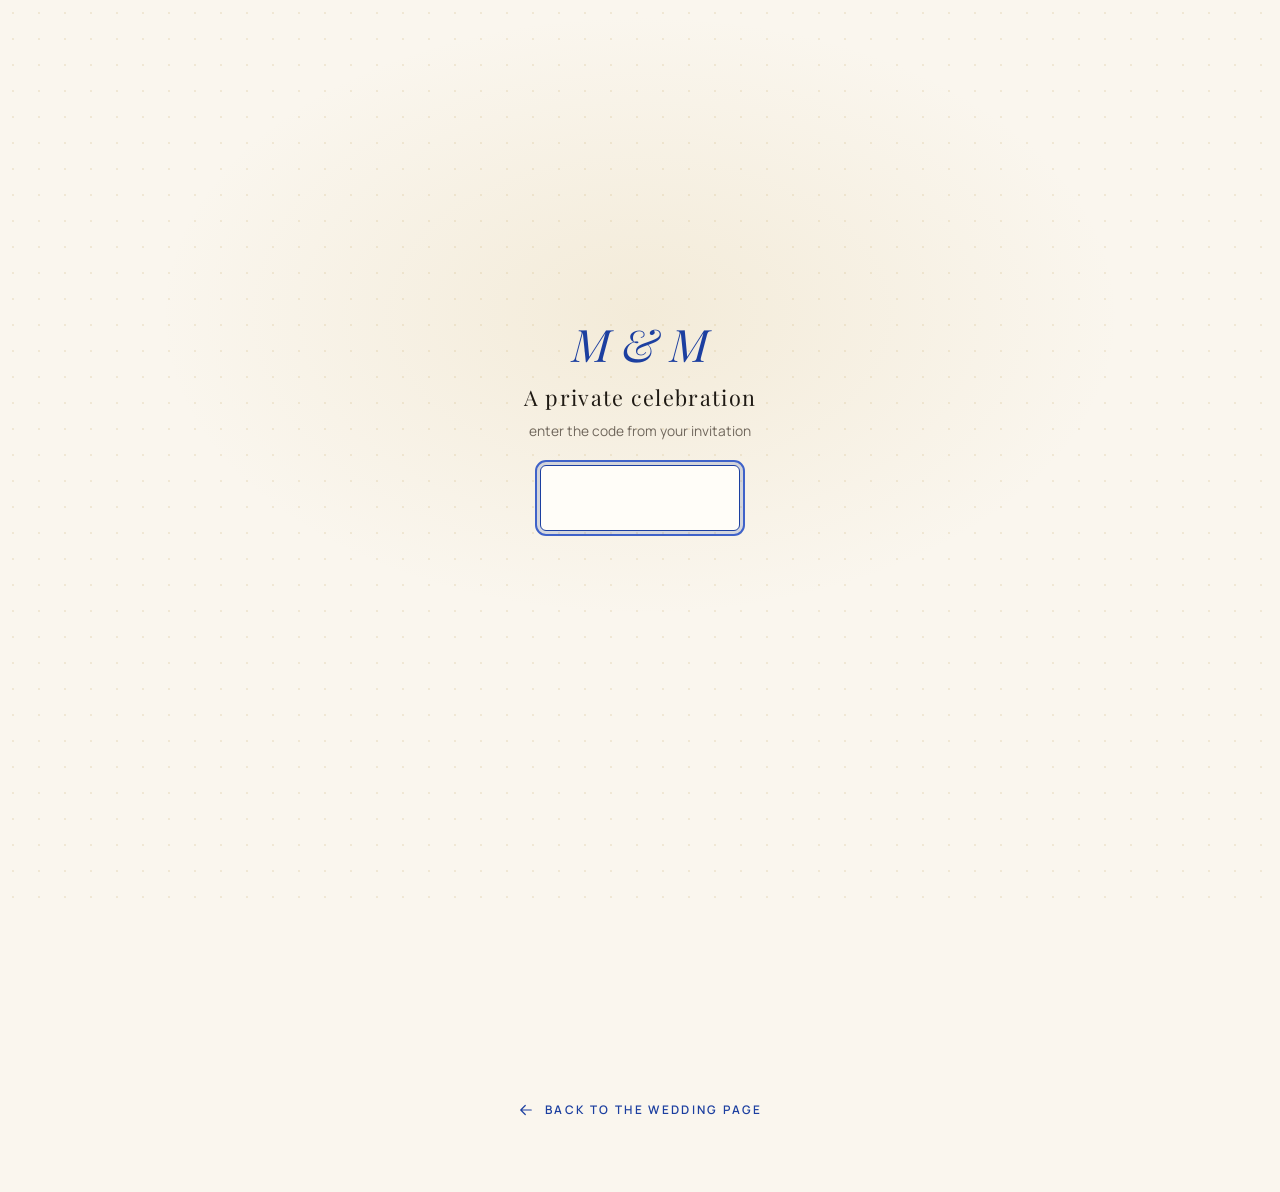
<file: faq.html>
<!DOCTYPE html>
<html lang="en">
<head>
  <meta charset="utf-8">
  <meta name="robots" content="noindex, nofollow">
  <meta name="viewport" content="width=device-width, initial-scale=1, viewport-fit=cover">
  <meta name="theme-color" content="#faf6ee">
  <title>Q&amp;A · Maheshika &amp; Moksha</title>
  <meta name="description" content="Questions and answers for guests of Maheshika and Moksha's wedding in Kalutara: the reply date, what to wear, children, gifts, the weather, getting there and more.">
  <link rel="icon" href="data:image/svg+xml,%3Csvg xmlns='http://www.w3.org/2000/svg' viewBox='0 0 64 64'%3E%3Ccircle cx='32' cy='32' r='30' fill='%231c3fa0'/%3E%3Cpath d='M32 14l6 14 14 4-14 4-6 14-6-14-14-4 14-4z' fill='%23d4b978'/%3E%3C/svg%3E">
  <link rel="preconnect" href="https://fonts.googleapis.com">
  <link rel="preconnect" href="https://fonts.gstatic.com" crossorigin>
  <link href="https://fonts.googleapis.com/css2?family=Playfair+Display:ital,wght@0,400;0,500;0,600;1,400;1,500&family=Manrope:wght@300;400;600&display=swap" rel="stylesheet">
  <link rel="stylesheet" href="css/styles.css">
  <!-- Before first paint: same PIN gate as index.html. The Q&A moved here from the main page on 10 Oct 2026. -->
  <script>try{if(!/[?&]g=/.test(location.search)&&!/^(\d{4}|g:.+)$/.test(localStorage.getItem("mnm-key")||""))document.documentElement.classList.add("gated")}catch(e){}</script>
  <script src="js/config.js" defer></script>
  <script src="js/api.js" defer></script>
  <script src="js/main.js" defer onerror="document.documentElement.classList.remove('gated')"></script>
</head>
<body class="page-photos page-guide">

  <svg width="0" height="0" style="position:absolute" aria-hidden="true">
    <defs>
      <symbol id="ic-arrow" viewBox="0 0 24 24"><path d="M5 12h14m-6-6 6 6-6 6" fill="none" stroke="currentColor" stroke-width="1.6" stroke-linecap="round" stroke-linejoin="round"/></symbol>
      <symbol id="ic-camera" viewBox="0 0 24 24"><g fill="none" stroke="currentColor" stroke-width="1.5" stroke-linecap="round" stroke-linejoin="round"><path d="M4 8.5A1.5 1.5 0 0 1 5.5 7h2l1.2-2h6.6L16.5 7h2A1.5 1.5 0 0 1 20 8.5V18a1.5 1.5 0 0 1-1.5 1.5h-13A1.5 1.5 0 0 1 4 18Z"/><circle cx="12" cy="13" r="3.4"/></g></symbol>
      <symbol id="ic-chat" viewBox="0 0 24 24"><path d="M5 18.5 4 20.5l3.4-1.1A8.5 8.5 0 1 0 5 18.5Z" fill="none" stroke="currentColor" stroke-width="1.5" stroke-linejoin="round"/></symbol>
    </defs>
  </svg>

  <div class="progress" id="progress" aria-hidden="true"></div>

  <!-- main.js adds "solid" once the page scrolls, exactly as on index.html -->
  <header class="nav" id="nav">
    <a class="brand" href="index.html" aria-label="Back to the main page">
      <span class="brand-mark">M<i>&amp;</i>M</span>
    </a>
    <nav class="links" id="links" aria-label="Sections">
      <a href="index.html#invitation">Invitation</a>
      <a href="index.html#story">Our Story</a>
      <a href="index.html#celebrations">Celebrations</a>
      <a href="index.html#rsvp" class="nav-rsvp">RSVP</a>
      <a href="index.html#seating">Seating</a>
      <a href="index.html#rituals">Traditions</a>
      <a href="index.html#travel">Travel</a>
      <a href="guide.html">Guest Guide</a>
      <a href="faq.html" class="active">Q&amp;A</a>
      <a href="index.html#gallery">Gallery</a>
      <a href="photos.html">Photos</a>
    </nav>
    <button class="burger" id="burger" aria-label="Open menu" aria-expanded="false" aria-controls="links">
      <span></span><span></span>
    </button>
  </header>

  <nav class="pills" aria-label="Quick actions">
    <a class="pill pill-rsvp" href="index.html#rsvp"><svg class="ic" aria-hidden="true"><use href="#ic-chat"/></svg><span>RSVP</span></a>
    <a class="pill" href="photos.html"><svg class="ic" aria-hidden="true"><use href="#ic-camera"/></svg><span>Add photos</span></a>
    <a class="pill in-btn" href="https://maheshika-moksha-in.pages.dev" target="_blank" rel="noopener" aria-label="Open the Indian wedding website">
      <span class="in-flag" aria-hidden="true">🇮🇳</span><span class="in-text">Indian Wedding</span><span class="in-short">India</span>
    </a>
  </nav>

  <main>
  <section class="section photos-hero faq">
    <div class="wrap narrow">
      <p class="eyebrow center reveal">Good to know</p>
      <h2 class="center reveal" data-split>Questions and answers</h2>
      <p class="center lede reveal">What guests usually ask. If your question is not here, we are a message away.</p>

      <div class="faq-list reveal">
        <details>
          <summary>When should I reply by?</summary>
          <p>Please reply by <strong>30th November 2026</strong> through the <a href="index.html#rsvp">RSVP form</a>. It takes less than a minute, and it helps us plan your seat.</p>
        </details>
        <details>
          <summary>What should I wear?</summary>
          <p>Sri Lankan elegant. A saree, an osariya (Kandyan), a dress or a suit, or simply whatever you feel lovely in. Please note that the poruwa ceremony is held outdoors for about an hour, while the rest of the evening is inside the air-conditioned hall.</p>
        </details>
        <details>
          <summary>Are children welcome?</summary>
          <p>Absolutely. Little ones are part of the family. Please count them in when you reply, so we can seat everyone comfortably. At dinner, small children can share a plate with you: the hotel counts the dinner plates, not the guests, so a shared plate keeps the count right (more on that in the <a href="guide.html">guest guide</a>).</p>
        </details>
        <details id="gifts">
          <summary>What about gifts?</summary>
          <p>While we appreciate your love and blessings above all, we kindly request no boxed gifts. Should you wish to give something, a small envelope is warmly treasured, and there will be envelopes and a pen at the reception. From abroad, <a href="https://www.paypal.com/paypalme/mhwalpola" target="_blank" rel="noopener">PayPal</a> (walpolamaheshika@gmail.com) works just as well.</p>
        </details>
        <details>
          <summary>What is the weather like in December?</summary>
          <p>Kalutara in December is warm and tropical, around 27 to 30°C in the day and balmy in the evening. A brief shower is always possible, and the celebration is prepared for it. Light fabrics are your friend.</p>
        </details>
        <details>
          <summary>How do I get there, and where do I park?</summary>
          <p>The resort is about 1.5 to 2 hours from the airport on the Southern Expressway (exit Dodangoda). Parking is available at the resort, and taxis, PickMe and Uber run throughout the area. More in <a href="index.html#travel">Travel</a>, and hotels near the venue are in the <a href="guide.html">guest guide</a>.</p>
        </details>
        <details>
          <summary>Is there a guide to visiting Sri Lanka?</summary>
          <p>Yes: the <a href="guide.html">guest guide</a> has things to do near the venue and across the island, where to stay from five star to boutique, getting around, the visa and emergency numbers.</p>
        </details>
        <details>
          <summary>Can I share the photos I take?</summary>
          <p>Yes, please. Add them on the <a href="photos.html">photos page</a>. They go straight into our album, where everyone can see them and save them.</p>
        </details>
        <details>
          <summary>How do I find my seat at the reception?</summary>
          <p>Type your name in <a href="index.html#seating">Find your seat</a>. Your table number appears there closer to the day.</p>
        </details>
      </div>
    </div>
  </section>
  </main>
  <!-- a link such as faq.html#gifts opens that question -->
  <script>try{var q=location.hash&&document.querySelector(location.hash);if(q&&q.tagName==="DETAILS"){q.open=true;}}catch(e){}</script>

  <nav class="quick-bar" aria-label="Quick actions">
    <a href="index.html#rsvp"><svg class="ic" aria-hidden="true"><use href="#ic-chat"/></svg><span>RSVP</span></a>
    <a href="photos.html"><svg class="ic" aria-hidden="true"><use href="#ic-camera"/></svg><span>Add photos</span></a>
    <a href="https://maheshika-moksha-in.pages.dev" target="_blank" rel="noopener"><span class="in-flag" aria-hidden="true">🇮🇳</span><span>India</span></a>
  </nav>

  <footer class="page-foot">
    <a href="index.html"><svg class="ic" aria-hidden="true" style="transform:scaleX(-1)"><use href="#ic-arrow"/></svg><span>Back to the wedding page</span></a>
  </footer>
</body>
</html>
</file>
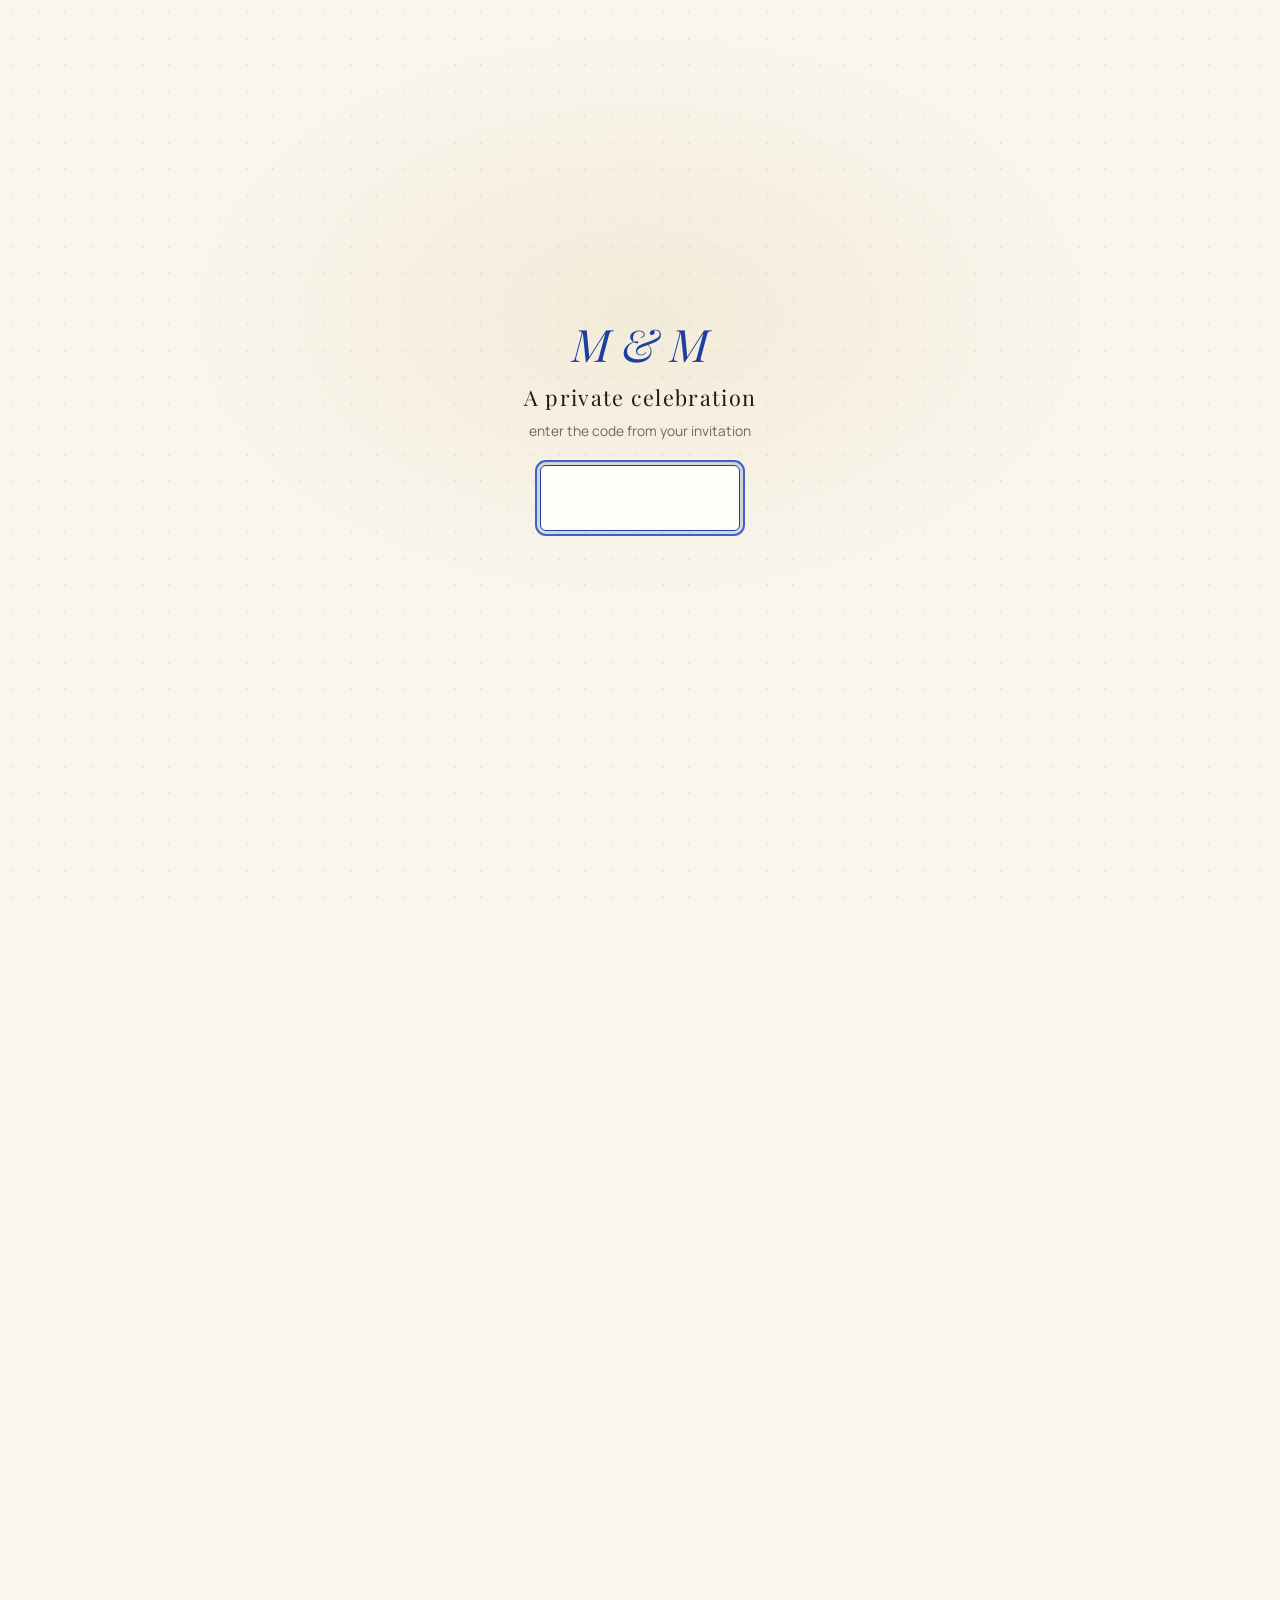
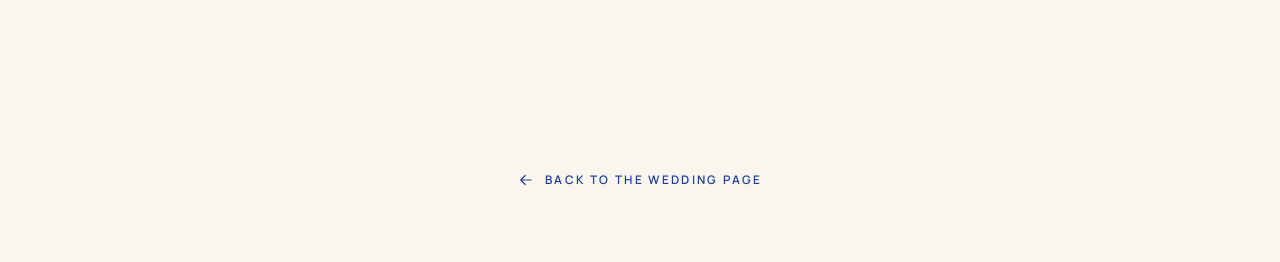
<file: guide.html>
<!DOCTYPE html>
<html lang="en">
<head>
  <meta charset="utf-8">
  <meta name="robots" content="noindex, nofollow">
  <meta name="viewport" content="width=device-width, initial-scale=1, viewport-fit=cover">
  <meta name="theme-color" content="#faf6ee">
  <title>Guest guide · Maheshika &amp; Moksha</title>
  <meta name="description" content="A guest guide to Sri Lanka for Maheshika and Moksha's wedding: the visa, getting around, things to do near the venue and across the island, and where to stay.">
  <link rel="icon" href="data:image/svg+xml,%3Csvg xmlns='http://www.w3.org/2000/svg' viewBox='0 0 64 64'%3E%3Ccircle cx='32' cy='32' r='30' fill='%231c3fa0'/%3E%3Cpath d='M32 14l6 14 14 4-14 4-6 14-6-14-14-4 14-4z' fill='%23d4b978'/%3E%3C/svg%3E">
  <link rel="preconnect" href="https://fonts.googleapis.com">
  <link rel="preconnect" href="https://fonts.gstatic.com" crossorigin>
  <link href="https://fonts.googleapis.com/css2?family=Playfair+Display:ital,wght@0,400;0,500;0,600;1,400;1,500&family=Manrope:wght@300;400;600&display=swap" rel="stylesheet">
  <link rel="stylesheet" href="css/styles.css">
  <!-- Before first paint: same PIN gate as index.html. -->
  <script>try{if(!/[?&]g=/.test(location.search)&&!/^(\d{4}|g:.+)$/.test(localStorage.getItem("mnm-key")||""))document.documentElement.classList.add("gated")}catch(e){}</script>
  <script src="js/config.js" defer></script>
  <script src="js/api.js" defer></script>
  <script src="js/main.js" defer onerror="document.documentElement.classList.remove('gated')"></script>
</head>
<body class="page-photos page-guide">

  <svg width="0" height="0" style="position:absolute" aria-hidden="true">
    <defs>
      <symbol id="ic-arrow" viewBox="0 0 24 24"><path d="M5 12h14m-6-6 6 6-6 6" fill="none" stroke="currentColor" stroke-width="1.6" stroke-linecap="round" stroke-linejoin="round"/></symbol>
      <symbol id="ic-camera" viewBox="0 0 24 24"><g fill="none" stroke="currentColor" stroke-width="1.5" stroke-linecap="round" stroke-linejoin="round"><path d="M4 8.5A1.5 1.5 0 0 1 5.5 7h2l1.2-2h6.6L16.5 7h2A1.5 1.5 0 0 1 20 8.5V18a1.5 1.5 0 0 1-1.5 1.5h-13A1.5 1.5 0 0 1 4 18Z"/><circle cx="12" cy="13" r="3.4"/></g></symbol>
      <symbol id="ic-download" viewBox="0 0 24 24"><path d="M12 4v11m-5-5 5 5 5-5M5 19h14" fill="none" stroke="currentColor" stroke-width="1.7" stroke-linecap="round" stroke-linejoin="round"/></symbol>
      <symbol id="ic-chat" viewBox="0 0 24 24"><path d="M5 18.5 4 20.5l3.4-1.1A8.5 8.5 0 1 0 5 18.5Z" fill="none" stroke="currentColor" stroke-width="1.5" stroke-linejoin="round"/></symbol>
    </defs>
  </svg>

  <div class="progress" id="progress" aria-hidden="true"></div>

  <!-- main.js adds "solid" once the page scrolls, exactly as on index.html -->
  <header class="nav" id="nav">
    <a class="brand" href="index.html" aria-label="Back to the main page">
      <span class="brand-mark">M<i>&amp;</i>M</span>
    </a>
    <nav class="links" id="links" aria-label="Sections">
      <a href="index.html#invitation">Invitation</a>
      <a href="index.html#story">Our Story</a>
      <a href="index.html#celebrations">Celebrations</a>
      <a href="index.html#rsvp" class="nav-rsvp">RSVP</a>
      <a href="index.html#seating">Seating</a>
      <a href="index.html#rituals">Traditions</a>
      <a href="index.html#travel">Travel</a>
      <a href="guide.html" class="active">Guest Guide</a>
      <a href="faq.html">Q&amp;A</a>
      <a href="index.html#gallery">Gallery</a>
      <a href="photos.html">Photos</a>
    </nav>
    <button class="burger" id="burger" aria-label="Open menu" aria-expanded="false" aria-controls="links">
      <span></span><span></span>
    </button>
  </header>

  <nav class="pills" aria-label="Quick actions">
    <a class="pill pill-rsvp" href="index.html#rsvp"><svg class="ic" aria-hidden="true"><use href="#ic-chat"/></svg><span>RSVP</span></a>
    <a class="pill" href="photos.html"><svg class="ic" aria-hidden="true"><use href="#ic-camera"/></svg><span>Add photos</span></a>
    <a class="pill in-btn" href="https://maheshika-moksha-in.pages.dev" target="_blank" rel="noopener" aria-label="Open the Indian wedding website">
      <span class="in-flag" aria-hidden="true">🇮🇳</span><span class="in-text">Indian Wedding</span><span class="in-short">India</span>
    </a>
  </nav>

  <main>
  <!-- ============================================================ AT A GLANCE + BEFORE YOU FLY -->
  <section class="section photos-hero">
    <div class="wrap narrow">
      <p class="eyebrow center reveal">Welcome to Sri Lanka</p>
      <h2 class="center reveal" data-split>A guest guide to the island</h2>
      <p class="center lede reveal">The visa, getting around, what to see, where to stay, who can organise it, and the numbers to save. Names in blue open Google Maps.</p>
      <p class="center reveal guide-pdf guide-pdf-top"><a class="btn btn-ghost" href="assets/guest-guide.pdf" download="Maheshika-Moksha-Guest-Guide.pdf"><span>Download this guide as a PDF</span><svg class="ic" aria-hidden="true"><use href="#ic-download"/></svg></a><br><small>The same page, laid out for printing.</small></p>

      <div class="glance reveal">
        <div><span>Wedding</span><strong>Monday 21st December 2026, 4 PM onwards</strong></div>
        <div><span>Venue</span><strong><a href="https://www.google.com/maps/search/?api=1&query=Anantara+Kalutara+Resort" target="_blank" rel="noopener">Anantara Kalutara Resort</a>, Kalutara, about 42 km south of Colombo</strong></div>
        <div><span>Airport</span><strong>Bandaranaike International, Katunayake (CMB), 1.5 to 2 hours from the venue</strong></div>
        <div><span>On the day</span><strong>4 PM tea and refreshments · 5 PM arrival of the bride and groom · 5:25 PM poruwa ceremony · 6:15 PM signing of the register · then the hall: oil lamp, cake, speeches, dinner and the group photograph, dancing · going away after 11 PM</strong></div>
      </div>

      <div class="glance reveal">
        <div><span>Visa</span><strong>Electronic Travel Authorisation (ETA): German and Indian passport holders need an ETA before flying: an online pre-approval linked to your passport (check the current fee on the official site). Without it airlines can refuse boarding. Apply only at the official site, <a href="https://eta.gov.lk" target="_blank" rel="noopener">eta.gov.lk</a> (look-alike sites charge fake fees): choose Apply as Individual, then Tourist ETA. Approval comes by email in one to three days; apply two to three weeks ahead and save or print it. Your passport must be valid for six months or more. Other nationalities: check the same site.</strong></div>
      </div>
    </div>
  </section>

  <!-- ============================================================ AT THE WEDDING DINNER -->
  <!-- the caterer counts the guests by the main dinner plates used and bills per plate, so one plate
       per guest for the whole buffet, and a fresh one only from a waiter -->
  <section class="section">
    <div class="wrap narrow">
      <p class="eyebrow center reveal">At the wedding dinner</p>
      <h2 class="center reveal" data-split>One plate, many trips to the buffet</h2>
      <p class="center lede lede-wide reveal">A small Sri Lankan custom, easy to miss, that helps us more than you might think.</p>
      <div class="guide-box dinner reveal">
        <p>At a Sri Lankan hotel wedding, the kitchen does not count guests by the list we give them. It counts the <strong>main dinner plates</strong> that come back at the end of the night, and that number is what we are charged for. So every extra plate looks, to the hotel, like an extra guest.</p>
        <ul class="plain">
          <li><strong>Keep your one main plate for the whole dinner.</strong> Go back to the buffet as often as you like with it: the rice and curry are meant to be enjoyed in rounds.</li>
          <li><strong>Would you like a clean plate?</strong> Just ask any waiter and they will bring you a fresh one. Please do not take a new plate from the stack at the buffet.</li>
          <li><strong>The small plate beside your main plate</strong> is for bones, shells and anything you would rather set aside, so your main plate stays yours.</li>
          <li><strong>Dessert glasses, side plates and drinks</strong> are not counted. Help yourself to as many as you wish.</li>
        </ul>
        <p class="small">Thank you for indulging us in this. It is the quiet way the hotel keeps its count, and it lets us feed everyone generously without a surprise at the end.</p>
      </div>
    </div>
  </section>

  <!-- ============================================================ GOOD TO KNOW -->
  <section class="section guide-alt">
    <div class="wrap">
      <p class="eyebrow center reveal">Good to know</p>
      <h2 class="center reveal" data-split>Getting around and local tips</h2>
      <div class="guide-box reveal">
      <div class="info-grid guide-grid">
        <div class="info reveal"><h4>Transport</h4>
          <ul class="plain">
            <li><strong><a href="https://pickme.lk" target="_blank" rel="noopener">PickMe</a></strong>, the local ride app, like Uber. Cheap and reliable; get it before you arrive. Good for long rides too: a car with a driver for a day, a few days, or a trip across the island, booked in the app with the fare shown before you confirm.</li>
            <li><strong><a href="https://www.uber.com/lk/en/" target="_blank" rel="noopener">Uber</a></strong> works in Colombo and on the west coast.</li>
            <li><strong>Tuk-tuks</strong> are everywhere. Book one through PickMe for a fixed fare, or agree the price first.</li>
            <li><strong>Car and driver</strong> for the whole stay is the easiest way to tour: see <a href="#people">People we know</a>.</li>
            <li><strong>Trains</strong> are scenic but slow.</li>
            <li><strong>Driving yourself?</strong> <a href="https://wa.me/491722860593" target="_blank" rel="noopener">Message us</a>, we can help.</li>
          </ul></div>
        <div class="info reveal"><h4>Money</h4><p>The currency is the Rupee (LKR). <strong>Carry cash</strong>: many tuk-tuks, shops and temples are cash only. ATMs are in towns; cards work at hotels. Tip a little at restaurants when there is no service charge, round up tuk-tuks, and tip drivers and guides.</p></div>
        <div class="info reveal"><h4>Staying connected</h4><p>Buy a tourist SIM or eSIM at the airport (Dialog or Mobitel). Everyone uses WhatsApp. Plugs are the three-pin Type G and Type D, 230 V, so bring an adapter.</p></div>
        <div class="info reveal"><h4>Hair and dressing on the day</h4><p>For the ladies: <strong>Boho Lounge</strong> in <a href="https://www.google.com/maps/search/?api=1&query=Boho+Lounge+Piliyandala" target="_blank" rel="noopener">Piliyandala</a>, a hairdresser and beauty salon trained in Paris and now in Sri Lanka, does hair, make-up and saree dressing for the wedding. Book on <a href="https://wa.me/94770031157" target="_blank" rel="noopener">+94 77 003 1157</a>, or with the owner, Oshadi, on <a href="https://wa.me/33659768275" target="_blank" rel="noopener">+33 6 59 76 82 75</a>, and say Hansi gave you the number. Would you like to buy a saree and jacket on the same day? <a href="https://wa.me/491722860593" target="_blank" rel="noopener">Message Maheshika</a> and we will arrange it.</p></div>
        <div class="info reveal"><h4>Buying a saree or an outfit</h4><p>In Colombo: No Limit and Cool Planet at <a href="https://www.google.com/maps/search/?api=1&query=One+Galle+Face+Mall+Colombo" target="_blank" rel="noopener">One Galle Face Mall</a>, No Limit and Kelly Felder at <a href="https://www.google.com/maps/search/?api=1&query=Colombo+City+Centre" target="_blank" rel="noopener">Colombo City Centre</a>, <a href="https://www.google.com/maps/search/?api=1&query=Cotton+Collection+Dharmapala+Mawatha+Colombo+7" target="_blank" rel="noopener">Cotton Collection</a> on Dharmapala Mawatha in Colombo 7, <a href="https://www.google.com/maps/search/?api=1&query=House+of+Fashions+D+S+Senanayake+Mawatha+Colombo+8" target="_blank" rel="noopener">House of Fashions</a> in Borella for sarees from cotton to pure silk, and <a href="https://www.google.com/maps/search/?api=1&query=Odel+Alexandra+Place+Colombo+7" target="_blank" rel="noopener">Odel</a> on Alexandra Place in Colombo 7. In Nugegoda, half an hour south: <a href="https://www.google.com/maps/search/?api=1&query=Cool+Planet+Nugegoda" target="_blank" rel="noopener">Cool Planet's large store</a>, <a href="https://www.google.com/maps/search/?api=1&query=Kandy+clothing+shop+High+Level+Road+Nugegoda" target="_blank" rel="noopener">Kandy</a>, the shop on High Level Road, and <a href="https://www.google.com/maps/search/?api=1&query=Kelly+Felder+Nugegoda" target="_blank" rel="noopener">Kelly Felder</a>. <a href="https://wa.me/491722860593" target="_blank" rel="noopener">Message Maheshika</a> if you want company for a shopping trip.</p></div>
        <div class="info reveal"><h4>Mosquitoes</h4>
          <ul class="plain">
            <li><strong>Pack a repellent.</strong> It is the one thing that matters: dengue goes around on the coast.</li>
            <li><strong>From home:</strong> Anti Brumm, Autan, or any spray with DEET or icaridin.</li>
            <li><strong>In Sri Lanka:</strong> Odomos cream or Soffell spray from any supermarket or pharmacy, plus coils or a plug-in for the room.</li>
            <li><strong>When:</strong> busiest early morning, 5 to 7 PM, and after rain. The dengue mosquito bites in daylight, so use it by day too.</li>
            <li><strong>Evenings:</strong> long sleeves help. Hotels near the venue have air conditioning and screens.</li>
          </ul></div>
        <div class="info reveal"><h4>Vaccinations and health</h4>
          <ul class="plain">
            <li><strong>Nothing is required</strong> to enter from Europe or India. No malaria tablets: Sri Lanka has been malaria-free since 2016.</li>
            <li><strong>Usually suggested:</strong> routine vaccines up to date, plus hepatitis A; typhoid for longer or rural stays.</li>
            <li><strong>Dengue vaccine (Qdenga):</strong> it exists, but needs two doses three months apart, so it is too late for a full course before December. In Germany it is officially advised only after a previous dengue infection; in India it is not on sale until 2027. Ask your doctor; for most of us, repellent is the protection.</li>
            <li><strong>See your doctor</strong> or a travel clinic four to six weeks before you fly.</li>
            <li><strong>On the island:</strong> drink bottled water, and do not pet stray dogs.</li>
          </ul></div>
        <div class="info reveal"><h4>Temples and etiquette</h4><p>Cover shoulders and knees, remove shoes and hats, carry a scarf. Never turn your back to a Buddha statue for a photo.</p></div>
        <div class="info reveal"><h4>Be a little careful</h4><p>Some drivers steer you to gem or spice shops on commission; decline. Agree every price upfront. Swim only where there are flags or lifeguards; currents can be strong. Monkeys grab food, phones and sunglasses at temples and Sigiriya. Drink bottled water, use repellent, wear SPF 50 or higher, and watch belongings in crowds.</p></div>
        <div class="info reveal"><h4>Booking a hotel</h4><p>Our advice: book on the <strong>hotel's own website</strong> whenever you can, and read the <strong>Google reviews</strong> first; Booking.com is fine when the hotel has no site of its own. Choose a hotel over an Airbnb: a hotel has staff around the clock and someone to call if anything goes wrong. Check the current rating and price when you book.</p></div>
        <div class="info reveal"><h4>Food and shopping</h4><p>Try rice and curry, hoppers and string hoppers, kottu roti, fresh seafood, curd and treacle, king coconut and the short eats. Bring home Ceylon tea (we drink <a href="https://www.dilmahtea.com" target="_blank" rel="noopener">Dilmah</a>), cinnamon from <a href="https://cinnamonlavish.com/" target="_blank" rel="noopener">Cinnamon Lavish</a> and other spices, batik and linen, Ayurveda products from <a href="https://www.siddhalepa.com" target="_blank" rel="noopener">Siddhalepa</a> or <a href="https://www.spaceylon.com" target="_blank" rel="noopener">Spa Ceylon</a>, and sapphires only from trusted shops.</p></div>
      </div>
      </div>
    </div>
  </section>

  <!-- ============================================================ THINGS TO DO -->
  <section class="section">
    <div class="wrap">
      <p class="eyebrow center reveal">Things to do</p>
      <h2 class="center reveal" data-split>Close to the venue, and across the island</h2>
      <p class="center lede reveal">The first cards are an easy afternoon from Kalutara; the rest is by city, for anyone staying on.</p>
      <div class="info-grid guide-grid">
        <div class="info reveal"><h4>Around the wedding</h4><p>Kalutara beach and the sunset, a <a href="https://www.google.com/maps/search/?api=1&query=Kalu+Ganga+river+boat+ride+Kalutara" target="_blank" rel="noopener">Kalu Ganga boat ride</a>, the <a href="https://www.google.com/maps/search/?api=1&query=Kalutara+Bodhiya" target="_blank" rel="noopener">Kalutara Bodhiya</a> temple, <a href="https://www.google.com/maps/search/?api=1&query=Richmond+Castle+Kalutara" target="_blank" rel="noopener">Richmond Castle</a>, and <a href="https://www.google.com/maps/search/?api=1&query=Brief+Garden+Bevis+Bawa" target="_blank" rel="noopener">Brief Garden</a> by Bevis Bawa.</p></div>
        <div class="info reveal"><h4>Bentota and Kosgoda</h4><p>25 minutes south. <a href="https://www.google.com/maps/search/?api=1&query=Bentota+Beach" target="_blank" rel="noopener">Bentota beach</a> for swimming and water sports, and the <a href="https://www.google.com/maps/search/?api=1&query=Kosgoda+Turtle+Hatchery" target="_blank" rel="noopener">Kosgoda turtle hatchery</a>.</p></div>
        <div class="info reveal"><h4>Galle Fort</h4><p>About an hour. A Dutch colonial fort by the sea: the ramparts, the <a href="https://www.google.com/maps/search/?api=1&query=Galle+Lighthouse" target="_blank" rel="noopener">lighthouse</a> and <a href="https://www.google.com/maps/search/?api=1&query=Galle+Clock+Tower" target="_blank" rel="noopener">clock tower</a>, boutiques and cafés inside <a href="https://www.google.com/maps/search/?api=1&query=Galle+Fort" target="_blank" rel="noopener">the fort</a>. Land inside the walls is now among the most expensive in Sri Lanka, over 20 million rupees a perch, since so many of the old houses were bought by foreigners.</p></div>
        <div class="info reveal"><h4>Ayurveda and wellness</h4><p><a href="https://www.siddhalepa.com" target="_blank" rel="noopener">Siddhalepa Ayurveda</a>, the island's best-known Ayurveda name: the <a href="https://www.google.com/maps/search/?api=1&query=Siddhalepa+Ayurveda+Hospital+Mount+Lavinia" target="_blank" rel="noopener">hospital and spa in Mount Lavinia</a> just south of Colombo, and the doctor-led <a href="https://www.google.com/maps/search/?api=1&query=Siddhalepa+Ayurveda+Health+Resort+Wadduwa" target="_blank" rel="noopener">health resort in Wadduwa</a> near the venue. <a href="https://www.spaceylon.com" target="_blank" rel="noopener">Spa Ceylon</a> in Colombo and Galle Fort (day spa and shops). In Kandy, <a href="https://hillcityretreat.com" target="_blank" rel="noopener">Hill City Retreat</a> on Bowalawatta Road: authentic Ayurveda treatments from a facial or head massage (USD 30 to 35) to the full body massage, shirodhara and herbal bath (USD 100), <a href="https://wa.me/94770811562" target="_blank" rel="noopener">+94 77 081 1562</a>. The <a href="https://www.google.com/maps/search/?api=1&query=Anantara+Kalutara+Resort" target="_blank" rel="noopener">Anantara Spa</a> at the venue is lovely and expensive.</p></div>
        <div class="info reveal"><h4>Colombo</h4><p><strong><a href="https://www.portcitycolombo.lk" target="_blank" rel="noopener">Port City</a></strong>, the new district on reclaimed land, is where the fun is: karting at <a href="https://www.google.com/maps/search/?api=1&query=SpeedBay+Port+City+Colombo" target="_blank" rel="noopener">SpeedBay</a>, a golf driving range on the sea, ATV rides on the dunes, a sunset cruise from the marina, the casino, duty-free shopping for visitors (collected at the airport when you leave), and the best sunset and view of the city. Nearby, the <a href="https://www.google.com/maps/search/?api=1&query=Old+Dutch+Hospital+Colombo" target="_blank" rel="noopener">Dutch Hospital</a> by the World Trade Centre has the cafés, bars and night life.</p><p><a href="https://www.google.com/maps/search/?api=1&query=Gangaramaya+Temple" target="_blank" rel="noopener">Gangaramaya Temple</a> and <a href="https://www.google.com/maps/search/?api=1&query=Seema+Malaka" target="_blank" rel="noopener">Seema Malaka</a> on the lake, <a href="https://www.google.com/maps/search/?api=1&query=Galle+Face+Green" target="_blank" rel="noopener">Galle Face Green</a> at sunset, <a href="https://www.google.com/maps/search/?api=1&query=Independence+Square+Colombo" target="_blank" rel="noopener">Independence Square</a>, <a href="https://www.google.com/maps/search/?api=1&query=Viharamahadevi+Park" target="_blank" rel="noopener">Viharamahadevi Park</a>, the <a href="https://www.google.com/maps/search/?api=1&query=Colombo+National+Museum" target="_blank" rel="noopener">Colombo National Museum</a> for the history, the <a href="https://www.google.com/maps/search/?api=1&query=Lotus+Tower+Colombo" target="_blank" rel="noopener">Lotus Tower</a> (about USD 20 a person for the observation deck and the digital art museum).</p><p>Shopping and food: <a href="https://www.google.com/maps/search/?api=1&query=One+Galle+Face+Mall" target="_blank" rel="noopener">One Galle Face</a>, <a href="https://www.google.com/maps/search/?api=1&query=Cinnamon+Life+Mall+Colombo" target="_blank" rel="noopener">Cinnamon Life</a>, <a href="https://www.google.com/maps/search/?api=1&query=Colombo+City+Centre+Mall" target="_blank" rel="noopener">Colombo City Centre</a> and <a href="https://www.google.com/maps/search/?api=1&query=Havelock+City+Mall" target="_blank" rel="noopener">Havelock City Mall</a>; tea and a light meal at <a href="https://www.google.com/maps/search/?api=1&query=Dilmah+Urban+Estate+One+Galle+Face" target="_blank" rel="noopener">Dilmah Urban Estate</a> at One Galle Face; and try at least one five-star buffet, at <a href="https://www.google.com/maps/search/?api=1&query=ITC+Ratnadipa+Colombo" target="_blank" rel="noopener">ITC Ratnadipa</a>, <a href="https://www.google.com/maps/search/?api=1&query=Cinnamon+Life+at+City+of+Dreams+Colombo" target="_blank" rel="noopener">Cinnamon Life</a> or the <a href="https://www.google.com/maps/search/?api=1&query=Hilton+Colombo" target="_blank" rel="noopener">Hilton</a>.</p></div>
        <div class="info reveal"><h4>Kandy</h4><p>The <a href="https://www.google.com/maps/search/?api=1&query=Temple+of+the+Sacred+Tooth+Relic+Kandy" target="_blank" rel="noopener">Temple of the Sacred Tooth Relic</a>, the island's holiest Buddhist shrine (light-coloured clothing, shoulders and knees covered), <a href="https://www.google.com/maps/search/?api=1&query=Kandy+Lake" target="_blank" rel="noopener">Kandy Lake</a>, the <a href="https://www.google.com/maps/search/?api=1&query=Kandy+View+Point" target="_blank" rel="noopener">Kandy View Point</a>, a Kandyan dance show, and the <a href="https://www.google.com/maps/search/?api=1&query=Royal+Botanical+Gardens+Peradeniya" target="_blank" rel="noopener">Royal Botanical Gardens</a> at Peradeniya. The <a href="https://www.google.com/maps/search/?api=1&query=Ambuluwawa+Tower" target="_blank" rel="noopener">Ambuluwawa Tower</a> is a detour of about an hour each way and a narrow spiral climb, better for a small group.</p><p>For the history, <a href="https://www.ehelepolawalawwa.lk" target="_blank" rel="noopener">Ehelepola Walawwa</a>, a noble house of the last Kandyan kings that the British turned into a prison: since 2025 the island's first wax museum, the old cells turned into a shopping arcade, and at the King's Court a dinner served the way the royal court ate, about LKR 12,000 a person, reserve ahead. For a treatment, <a href="https://hillcityretreat.com" target="_blank" rel="noopener">Hill City Retreat</a> (see Ayurveda and wellness). To stay: <a href="https://www.google.com/maps/search/?api=1&query=Kandy+Myst+by+Cinnamon" target="_blank" rel="noopener">Kandy Myst by Cinnamon</a>, new in 2025 with a rooftop pool over the hills.</p></div>
        <div class="info reveal"><h4>Nuwara Eliya</h4><p>Tea country and colonial charm. <a href="https://www.google.com/maps/search/?api=1&query=Gregory+Lake+Nuwara+Eliya" target="_blank" rel="noopener">Gregory Lake</a>, a factory tour and tasting at <a href="https://www.google.com/maps/search/?api=1&query=Pedro+Tea+Estate" target="_blank" rel="noopener">Pedro Tea Estate</a> (about LKR 500 to 1,000 a person), <a href="https://www.google.com/maps/search/?api=1&query=Horton+Plains+National+Park" target="_blank" rel="noopener">Horton Plains</a> with World's End at dawn, and the waterfalls at <a href="https://www.google.com/maps/search/?api=1&query=Lovers+Leap+Falls+Nuwara+Eliya" target="_blank" rel="noopener">Lover's Leap</a> and <a href="https://www.google.com/maps/search/?api=1&query=Bambarakanda+Falls" target="_blank" rel="noopener">Bambarakanda</a>. <a href="https://www.google.com/maps/search/?api=1&query=Adams+Peak+Sri+Pada" target="_blank" rel="noopener">Adam's Peak</a>, a dawn pilgrimage climb, is in season from December. Pack a warm layer: 10 to 15 degrees at night.</p></div>
        <div class="info reveal"><h4>Ella</h4><p>Take the morning train from <a href="https://www.google.com/maps/search/?api=1&query=Nanu+Oya+Railway+Station" target="_blank" rel="noopener">Nanu Oya</a> to Ella, one of the great rides, in that direction. Then the <a href="https://www.google.com/maps/search/?api=1&query=Nine+Arch+Bridge+Ella" target="_blank" rel="noopener">Nine Arch Bridge</a>, <a href="https://www.google.com/maps/search/?api=1&query=Little+Adams+Peak+Ella" target="_blank" rel="noopener">Little Adam's Peak</a> (a gentle hike), Ella Rock for the keen, <a href="https://www.google.com/maps/search/?api=1&query=Ravana+Falls" target="_blank" rel="noopener">Ravana Falls</a>, <a href="https://www.google.com/maps/search/?api=1&query=Diyaluma+Falls" target="_blank" rel="noopener">Diyaluma Falls</a>, and <a href="https://www.google.com/maps/search/?api=1&query=Liptons+Seat" target="_blank" rel="noopener">Lipton's Seat</a> if time permits. For an afternoon off, the <a href="https://www.google.com/maps/search/?api=1&query=Ravana+Pool+Club+Ella" target="_blank" rel="noopener">Ravana Pool Club</a>, a pool bar above the valley.</p></div>
        <div class="info reveal"><h4>South coast</h4><p>Whale and dolphin watching from <a href="https://www.google.com/maps/search/?api=1&query=Mirissa" target="_blank" rel="noopener">Mirissa</a> (November to April) and its beach bars and <a href="https://www.google.com/maps/search/?api=1&query=Coconut+Tree+Hill+Mirissa" target="_blank" rel="noopener">Coconut Tree Hill</a>, snorkelling, diving and turtles at <a href="https://www.google.com/maps/search/?api=1&query=Hikkaduwa" target="_blank" rel="noopener">Hikkaduwa</a>, diving and kayaking at <a href="https://www.google.com/maps/search/?api=1&query=Unawatuna" target="_blank" rel="noopener">Unawatuna</a>, surfing at <a href="https://www.google.com/maps/search/?api=1&query=Weligama" target="_blank" rel="noopener">Weligama</a> (good for beginners), <a href="https://www.google.com/maps/search/?api=1&query=Jungle+Beach+Unawatuna" target="_blank" rel="noopener">Jungle Beach</a> and the <a href="https://www.google.com/maps/search/?api=1&query=Japanese+Peace+Pagoda+Unawatuna" target="_blank" rel="noopener">Japanese Peace Pagoda</a> at Unawatuna, and the beaches at <a href="https://www.google.com/maps/search/?api=1&query=Unawatuna+Beach" target="_blank" rel="noopener">Unawatuna</a> and <a href="https://www.google.com/maps/search/?api=1&query=Ahangama+Beach" target="_blank" rel="noopener">Ahangama</a>.</p></div>
        <div class="info reveal"><h4>Yala and the safari parks</h4><p>A dawn safari in <a href="https://www.google.com/maps/search/?api=1&query=Yala+National+Park" target="_blank" rel="noopener">Yala</a> (5:30 AM pick-up; leopards and elephants, and a jeep we can recommend), then the <a href="https://www.google.com/maps/search/?api=1&query=Kataragama+Temple" target="_blank" rel="noopener">Kataragama Temple</a>. <a href="https://www.google.com/maps/search/?api=1&query=Udawalawe+National+Park" target="_blank" rel="noopener">Udawalawe</a> for elephants (easy, reliable, good with families), <a href="https://www.google.com/maps/search/?api=1&query=Minneriya+National+Park" target="_blank" rel="noopener">Minneriya</a> for the elephant gathering, paired with Sigiriya. <a href="https://www.google.com/maps/search/?api=1&query=Wilpattu+National+Park" target="_blank" rel="noopener">Wilpattu</a> is quiet with fewer jeeps; <a href="https://www.google.com/maps/search/?api=1&query=Kumana+National+Park" target="_blank" rel="noopener">Kumana</a> is remote, for longer trips.</p></div>
        <div class="info reveal"><h4>Waterfalls</h4><p><a href="https://www.google.com/maps/search/?api=1&query=Bambarakanda+Falls" target="_blank" rel="noopener">Bambarakanda</a>, the island's tallest, and <a href="https://www.google.com/maps/search/?api=1&query=Diyaluma+Falls" target="_blank" rel="noopener">Diyaluma</a> near Ella with its natural pools at the top; <a href="https://www.google.com/maps/search/?api=1&query=Ravana+Falls" target="_blank" rel="noopener">Ravana Falls</a> right by the Ella road; <a href="https://www.google.com/maps/search/?api=1&query=St+Clairs+Falls" target="_blank" rel="noopener">St. Clair's</a> and <a href="https://www.google.com/maps/search/?api=1&query=Devon+Falls" target="_blank" rel="noopener">Devon Falls</a> seen from the road near Talawakelle on the way to Nuwara Eliya; <a href="https://www.google.com/maps/search/?api=1&query=Lovers+Leap+Falls+Nuwara+Eliya" target="_blank" rel="noopener">Lover's Leap</a> above Nuwara Eliya; <a href="https://www.google.com/maps/search/?api=1&query=Dunhinda+Falls" target="_blank" rel="noopener">Dunhinda</a> near Badulla; and <a href="https://www.google.com/maps/search/?api=1&query=Bopath+Ella+Falls" target="_blank" rel="noopener">Bopath Ella</a>, shaped like a bo leaf, near Ratnapura. These are the famous ones; the island has hundreds more.</p></div>
        <div class="info reveal"><h4>Tea, from bush to cup</h4><p>A factory tour and tasting at <a href="https://www.google.com/maps/search/?api=1&query=Pedro+Tea+Estate" target="_blank" rel="noopener">Pedro Tea Estate</a> or the <a href="https://www.google.com/maps/search/?api=1&query=Damro+Labookellie+Tea+Centre" target="_blank" rel="noopener">Damro Tea Centre</a> (the former Labookellie) near Nuwara Eliya, and the <a href="https://www.google.com/maps/search/?api=1&query=Ceylon+Tea+Museum+Kandy" target="_blank" rel="noopener">Ceylon Tea Museum</a> in Kandy. In Colombo, <a href="https://www.google.com/maps/search/?api=1&query=Dilmah+Urban+Estate+One+Galle+Face" target="_blank" rel="noopener">Dilmah Urban Estate</a> at One Galle Face, opened in 2026, is the place to taste and buy: single-estate brews, iced teas and tea cocktails, and the whole <a href="https://www.dilmahtea.com" target="_blank" rel="noopener">Dilmah</a> range to take home.</p></div>
        <div class="info reveal"><h4>Cultural triangle</h4><p><a href="https://www.google.com/maps/search/?api=1&query=Sigiriya+Rock+Fortress" target="_blank" rel="noopener">Sigiriya</a>, the Lion Rock with its frescoes and huge views (climb at dawn; for the sunrise or sunset over Sigiriya itself, climb <a href="https://www.google.com/maps/search/?api=1&query=Pidurangala+Rock" target="_blank" rel="noopener">Pidurangala</a>, the rock opposite), the <a href="https://www.google.com/maps/search/?api=1&query=Dambulla+Cave+Temple" target="_blank" rel="noopener">Dambulla cave temple</a> with its murals and rows of Buddha statues, and the ancient royal cities of <a href="https://www.google.com/maps/search/?api=1&query=Polonnaruwa" target="_blank" rel="noopener">Polonnaruwa</a> and <a href="https://www.google.com/maps/search/?api=1&query=Anuradhapura" target="_blank" rel="noopener">Anuradhapura</a>, best by bicycle. We do not recommend the Pinnawala elephant orphanage; the animals are not well treated there.</p></div>
      </div>
    </div>
  </section>

  <!-- ============================================================ WHERE TO STAY -->
  <section class="section guide-alt">
    <div class="wrap">
      <p class="eyebrow center reveal">Where to stay</p>
      <h2 class="center reveal" data-split>From the grandest to the most sensible</h2>
      <p class="center lede reveal">For the wedding, stay near the venue: Kalutara, Wadduwa, Waskaduwa, Bentota or Beruwala. The first four names are the closest. Where a hotel has an official Sri Lanka Tourism star grade, that is the group it is in; the boutique and luxury resorts are mostly ungraded and sit by price and reputation. Booking tips are under Good to know.</p>

      <div class="stay reveal"><h3>Five star and luxury</h3><p class="stay-list"><span class="stay-item"><a href="https://www.google.com/maps/search/?api=1&query=Anantara+Kalutara+Resort" target="_blank" rel="noopener">Anantara Kalutara Resort</a> <small>(the venue)</small></span><span class="stay-item"><a href="https://www.google.com/maps/search/?api=1&query=Blue+Water+Hotel+Wadduwa" target="_blank" rel="noopener">Blue Water</a> <small>(Wadduwa)</small></span><span class="stay-item"><a href="https://www.google.com/maps/search/?api=1&query=Cinnamon+Bentota+Beach" target="_blank" rel="noopener">Cinnamon Bentota Beach</a></span><span class="stay-item"><a href="https://www.google.com/maps/search/?api=1&query=Taj+Bentota+Resort+and+Spa" target="_blank" rel="noopener">Taj Bentota Resort & Spa</a></span><span class="stay-item"><a href="https://www.google.com/maps/search/?api=1&query=Shangri-La+Colombo" target="_blank" rel="noopener">Shangri-La Colombo</a></span><span class="stay-item"><a href="https://www.google.com/maps/search/?api=1&query=Cinnamon+Life+at+City+of+Dreams+Colombo" target="_blank" rel="noopener">Cinnamon Life at City of Dreams</a></span><span class="stay-item"><a href="https://www.google.com/maps/search/?api=1&query=The+Kingsbury+Colombo" target="_blank" rel="noopener">The Kingsbury</a></span><span class="stay-item"><a href="https://www.google.com/maps/search/?api=1&query=Taj+Samudra+Colombo" target="_blank" rel="noopener">Taj Samudra</a></span><span class="stay-item"><a href="https://www.google.com/maps/search/?api=1&query=Galle+Face+Hotel+Colombo" target="_blank" rel="noopener">Galle Face Hotel</a> <small>(heritage)</small></span><span class="stay-item"><a href="https://www.google.com/maps/search/?api=1&query=Amari+Colombo" target="_blank" rel="noopener">Amari Colombo</a></span><span class="stay-item"><a href="https://www.google.com/maps/search/?api=1&query=Amangalla+Galle+Fort" target="_blank" rel="noopener">Amangalla</a> <small>(Galle Fort)</small></span><span class="stay-item"><a href="https://www.google.com/maps/search/?api=1&query=Le+Grand+Galle" target="_blank" rel="noopener">Le Grand Galle</a></span><span class="stay-item"><a href="https://www.google.com/maps/search/?api=1&query=Cape+Weligama" target="_blank" rel="noopener">Cape Weligama</a></span><span class="stay-item"><a href="https://www.google.com/maps/search/?api=1&query=Weligama+Bay+Marriott+Resort+and+Spa" target="_blank" rel="noopener">Marriott Weligama Bay</a></span><span class="stay-item"><a href="https://www.google.com/maps/search/?api=1&query=Jetwing+Lighthouse+Galle" target="_blank" rel="noopener">Jetwing Lighthouse</a> <small>(near Galle)</small></span><span class="stay-item"><a href="https://www.google.com/maps/search/?api=1&query=Anantara+Peace+Haven+Tangalle+Resort" target="_blank" rel="noopener">Anantara Peace Haven</a> <small>(Tangalle)</small></span><span class="stay-item"><a href="https://www.google.com/maps/search/?api=1&query=Amanwella+Tangalle" target="_blank" rel="noopener">Amanwella</a> <small>(Tangalle)</small></span><span class="stay-item"><a href="https://www.google.com/maps/search/?api=1&query=Ceylon+Tea+Trails+Hatton" target="_blank" rel="noopener">Ceylon Tea Trails</a> <small>(Hatton)</small></span><span class="stay-item"><a href="https://www.google.com/maps/search/?api=1&query=Heritance+Kandalama" target="_blank" rel="noopener">Heritance Kandalama</a> <small>(Dambulla)</small></span><span class="stay-item"><a href="https://www.google.com/maps/search/?api=1&query=Jetwing+Vil+Uyana+Sigiriya" target="_blank" rel="noopener">Jetwing Vil Uyana</a> <small>(Sigiriya)</small></span><span class="stay-item"><a href="https://www.google.com/maps/search/?api=1&query=Earls+Regency+Kandy" target="_blank" rel="noopener">Earl's Regency</a> <small>(Kandy)</small></span><span class="stay-item"><a href="https://www.google.com/maps/search/?api=1&query=Jetwing+Kaduruketha+Wellawaya" target="_blank" rel="noopener">Jetwing Kaduruketha</a> <small>(Wellawaya, among paddy fields)</small></span><span class="stay-item"><a href="https://www.google.com/maps/search/?api=1&query=Wild+Coast+Tented+Lodge+Yala" target="_blank" rel="noopener">Wild Coast Tented Lodge</a> <small>(Yala)</small></span><span class="stay-item"><a href="https://www.google.com/maps/search/?api=1&query=Uga+Chena+Huts+Yala" target="_blank" rel="noopener">Uga Chena Huts</a> <small>(Yala)</small></span><span class="stay-item"><a href="https://www.google.com/maps/search/?api=1&query=Hilton+Yala+Resort" target="_blank" rel="noopener">Hilton Yala</a> <small>(Yala)</small></span><span class="stay-item"><a href="https://www.google.com/maps/search/?api=1&query=Jetwing+Yala" target="_blank" rel="noopener">Jetwing Yala</a> <small>(Yala)</small></span><span class="stay-item"><a href="https://www.google.com/maps/search/?api=1&query=The+Grand+Hotel+Nuwara+Eliya" target="_blank" rel="noopener">The Grand Hotel</a> <small>(Nuwara Eliya, heritage)</small></span><span class="stay-item"><a href="https://www.google.com/maps/search/?api=1&query=98+Acres+Resort+and+Spa+Ella" target="_blank" rel="noopener">98 Acres Resort & Spa</a> <small>(Ella, a luxury boutique resort on a tea estate)</small></span><span class="stay-item"><a href="https://www.google.com/maps/search/?api=1&query=Kotiyagala+by+The+One+Yala" target="_blank" rel="noopener">Kotiyagala by The One</a> <small>(Yala)</small></span><span class="stay-item"><a href="https://www.google.com/maps/search/?api=1&query=Residence+by+Uga+Colombo" target="_blank" rel="noopener">Residence by Uga</a> <small>(Colombo)</small></span><span class="stay-item"><a href="https://www.google.com/maps/search/?api=1&query=Jungle+Beach+by+Uga+Escapes+Kuchchaveli+Trincomalee" target="_blank" rel="noopener">Uga Jungle Beach</a> <small>(Trincomalee)</small></span><span class="stay-item"><a href="https://www.google.com/maps/search/?api=1&query=Cinnamon+Lodge+Habarana" target="_blank" rel="noopener">Cinnamon Lodge Habarana</a></span><span class="stay-item"><a href="https://www.google.com/maps/search/?api=1&query=Heritance+Negombo" target="_blank" rel="noopener">Sentido Heritance Negombo</a> <small>(near the airport)</small></span><span class="stay-item"><a href="https://www.google.com/maps/search/?api=1&query=Cinnamon+Grand+Colombo" target="_blank" rel="noopener">Cinnamon Grand</a> <small>(Colombo)</small></span><span class="stay-item"><a href="https://www.google.com/maps/search/?api=1&query=Cinnamon+Lakeside+Colombo" target="_blank" rel="noopener">Cinnamon Lakeside</a> <small>(Colombo)</small></span></p></div>
      <div class="stay reveal"><h3>Four star and upscale</h3><p class="stay-list"><span class="stay-item"><a href="https://www.google.com/maps/search/?api=1&query=Avani+Kalutara+Resort" target="_blank" rel="noopener">Avani Kalutara Resort</a> <small>(next to the venue)</small></span><span class="stay-item"><a href="https://www.google.com/maps/search/?api=1&query=Turyaa+Kalutara" target="_blank" rel="noopener">Turyaa Kalutara</a></span><span class="stay-item"><a href="https://www.google.com/maps/search/?api=1&query=Citrus+Waskaduwa" target="_blank" rel="noopener">Citrus Waskaduwa</a></span><span class="stay-item"><a href="https://www.google.com/maps/search/?api=1&query=Earls+Reef+Beruwala" target="_blank" rel="noopener">Earl's Reef</a> <small>(Beruwala)</small></span><span class="stay-item"><a href="https://www.google.com/maps/search/?api=1&query=Jetwing+Sea+Negombo" target="_blank" rel="noopener">Jetwing Sea</a> <small>(near the airport)</small></span><span class="stay-item"><a href="https://www.google.com/maps/search/?api=1&query=Riff+Hikkaduwa" target="_blank" rel="noopener">Riff Hikkaduwa</a></span><span class="stay-item"><a href="https://www.google.com/maps/search/?api=1&query=Habarana+Village+by+Cinnamon" target="_blank" rel="noopener">Habarana Village by Cinnamon</a></span><span class="stay-item"><a href="https://www.google.com/maps/search/?api=1&query=Aliya+Resort+and+Spa+Sigiriya" target="_blank" rel="noopener">Aliya Resort & Spa</a> <small>(Sigiriya)</small></span><span class="stay-item"><a href="https://www.google.com/maps/search/?api=1&query=Araliya+Red+Nuwara+Eliya" target="_blank" rel="noopener">Araliya Red</a> <small>(Nuwara Eliya)</small></span><span class="stay-item"><a href="https://www.google.com/maps/search/?api=1&query=Araliya+Green+Hills+Hotel+Nuwara+Eliya" target="_blank" rel="noopener">Araliya Green Hills</a> <small>(Nuwara Eliya)</small></span><span class="stay-item"><a href="https://www.google.com/maps/search/?api=1&query=Laya+Safari+Yala" target="_blank" rel="noopener">Laya Safari</a> <small>(Yala)</small></span><span class="stay-item"><a href="https://www.google.com/maps/search/?api=1&query=Trinco+Blu+by+Cinnamon" target="_blank" rel="noopener">Trinco Blu by Cinnamon</a> <small>(Trincomalee)</small></span><span class="stay-item"><a href="https://www.google.com/maps/search/?api=1&query=Kandy+Myst+by+Cinnamon" target="_blank" rel="noopener">Kandy Myst by Cinnamon</a> <small>(Kandy, new in 2025)</small></span><span class="stay-item"><a href="https://www.google.com/maps/search/?api=1&query=Cinnamon+Wild+Yala" target="_blank" rel="noopener">Cinnamon Wild Yala</a> <small>(Yala)</small></span><span class="stay-item"><a href="https://www.google.com/maps/search/?api=1&query=Heritance+Tea+Factory+Kandapola" target="_blank" rel="noopener">Heritance Tea Factory</a> <small>(Kandapola)</small></span><span class="stay-item"><a href="https://www.google.com/maps/search/?api=1&query=Royal+Palms+Beach+Hotel+Kalutara" target="_blank" rel="noopener">Royal Palms Beach Hotel</a> <small>(Kalutara North, about 10 minutes from the venue; ungraded, sold as five star)</small></span></p></div>
      <div class="stay reveal"><h3>Three star, boutique and village stays</h3><p class="stay-list"><span class="stay-item"><a href="https://www.google.com/maps/search/?api=1&query=Clove+Beach+Wadduwa" target="_blank" rel="noopener">Clove Beach</a> <small>(Wadduwa, adults only)</small></span><span class="stay-item"><a href="https://www.google.com/maps/search/?api=1&query=Reef+Villa+and+Spa+Wadduwa" target="_blank" rel="noopener">Reef Villa & Spa</a> <small>(Wadduwa)</small></span><span class="stay-item"><a href="https://www.google.com/maps/search/?api=1&query=Mermaid+Hotel+and+Club+Kalutara" target="_blank" rel="noopener">Mermaid Hotel & Club</a></span><span class="stay-item"><a href="https://www.google.com/maps/search/?api=1&query=Seagate+Hotel+Kalutara" target="_blank" rel="noopener">Seagate Hotel</a></span><span class="stay-item"><a href="https://www.google.com/maps/search/?api=1&query=The+Villa+Bentota" target="_blank" rel="noopener">The Villa Bentota</a></span><span class="stay-item"><a href="https://www.google.com/maps/search/?api=1&query=Paradise+Road+Tintagel+Colombo" target="_blank" rel="noopener">Paradise Road Tintagel</a> <small>(Colombo)</small></span><span class="stay-item"><a href="https://www.google.com/maps/search/?api=1&query=Fort+Bazaar+Galle" target="_blank" rel="noopener">Fort Bazaar</a> <small>(Galle Fort)</small></span><span class="stay-item"><a href="https://www.google.com/maps/search/?api=1&query=Kahanda+Kanda+Galle" target="_blank" rel="noopener">Kahanda Kanda</a> <small>(near Galle)</small></span><span class="stay-item"><a href="https://www.google.com/maps/search/?api=1&query=Amaroo+Hikkaduwa" target="_blank" rel="noopener">Amaroo</a> <small>(Hikkaduwa)</small></span><span class="stay-item"><a href="https://www.google.com/maps/search/?api=1&query=Haritha+Villas+Hikkaduwa" target="_blank" rel="noopener">Haritha</a> <small>(Hikkaduwa)</small></span><span class="stay-item"><a href="https://www.google.com/maps/search/?api=1&query=W15+Ahangama" target="_blank" rel="noopener">W15</a> <small>(Ahangama)</small></span><span class="stay-item"><a href="https://www.google.com/maps/search/?api=1&query=Crystal+Apartments+Mirissa" target="_blank" rel="noopener">Crystal Apartments</a> <small>(Mirissa)</small></span><span class="stay-item"><a href="https://www.google.com/maps/search/?api=1&query=Camellia+Hills+Hatton" target="_blank" rel="noopener">Camellia Hills</a> <small>(Hatton)</small></span><span class="stay-item"><a href="https://www.google.com/maps/search/?api=1&query=Mandira+Bungalows+Hatton" target="_blank" rel="noopener">Mandira Bungalows</a> <small>(Hatton)</small></span><span class="stay-item"><a href="https://www.google.com/maps/search/?api=1&query=Hilldale+Retreat+Nuwara+Eliya" target="_blank" rel="noopener">Hilldale Retreat</a> <small>(Nuwara Eliya)</small></span><span class="stay-item"><a href="https://www.google.com/maps/search/?api=1&query=EKHO+Ella" target="_blank" rel="noopener">EKHO Ella</a> <small>(Ella)</small></span><span class="stay-item"><a href="https://www.google.com/maps/search/?api=1&query=Hide+Ella" target="_blank" rel="noopener">Hide Ella</a> <small>(Ella)</small></span><span class="stay-item"><a href="https://www.google.com/maps/search/?api=1&query=Queens+Hotel+Kandy" target="_blank" rel="noopener">Queens Hotel</a> <small>(Kandy, historic)</small></span><span class="stay-item"><a href="https://www.google.com/maps/search/?api=1&query=Mapakada+Village+Mahiyanganaya" target="_blank" rel="noopener">Mapakada Village</a> <small>(Mahiyanganaya, a lakeside village retreat)</small></span><span class="stay-item"><a href="https://www.google.com/maps/search/?api=1&query=Adaar+Kuchchaveli+Trincomalee" target="_blank" rel="noopener">Adaar Kuchchaveli</a> <small>(Trincomalee)</small></span><span class="stay-item"><a href="https://www.google.com/maps/search/?api=1&query=Leopard+Corridor+Yala" target="_blank" rel="noopener">Leopard Corridor</a> <small>(Yala)</small></span><span class="stay-item"><a href="https://www.google.com/maps/search/?api=1&query=Cinnamon+Citadel+Kandy" target="_blank" rel="noopener">Cinnamon Citadel</a> <small>(Kandy, three star)</small></span><span class="stay-item"><a href="https://www.google.com/maps/search/?api=1&query=Cinnamon+Red+Colombo" target="_blank" rel="noopener">Cinnamon Red</a> <small>(Colombo, three star, lively and central)</small></span><span class="stay-item"><a href="https://www.google.com/maps/search/?api=1&query=Tangerine+Beach+Hotel+Kalutara" target="_blank" rel="noopener">Tangerine Beach Hotel</a> <small>(Kalutara, three star)</small></span><span class="stay-item"><a href="https://www.google.com/maps/search/?api=1&query=Thaala+Bentota+Resort" target="_blank" rel="noopener">Thaala Bentota</a> <small>(three star)</small></span><span class="stay-item"><a href="https://www.google.com/maps/search/?api=1&query=The+Palms+Hotel+Beruwala" target="_blank" rel="noopener">The Palms</a> <small>(Beruwala, three star)</small></span><span class="stay-item"><a href="https://www.google.com/maps/search/?api=1&query=Golden+Ridge+Hotel+Nuwara+Eliya" target="_blank" rel="noopener">Golden Ridge</a> <small>(Nuwara Eliya)</small></span><span class="stay-item"><a href="https://www.google.com/maps/search/?api=1&query=Amagi+Aria+Negombo" target="_blank" rel="noopener">Amagi Aria</a> <small>(Negombo)</small></span></p></div>
      <p class="center small reveal"><strong>A safe pick anywhere:</strong> the Cinnamon hotels (Cinnamon Grand, Lakeside, Life and Red in Colombo, Bentota Beach, Citadel and Kandy Myst in Kandy, Lodge and Habarana Village, Wild Yala, Trinco Blu) are reliably good and reasonably priced wherever you go.</p>
      <p class="center small reveal">Trincomalee and the east coast are best from May to September; in December choose the west or south coast.</p>
    </div>
  </section>

  <!-- ============================================================ PEOPLE WE KNOW -->
  <section class="section" id="people">
    <div class="wrap narrow">
      <p class="eyebrow center reveal">People we know</p>
      <h2 class="center reveal" data-split>If you would rather have it organised</h2>
      <p class="center lede reveal">People we know and trust. Say it is for Maheshika and Moksha's wedding.</p>
      <div class="info-grid guide-grid">
        <div class="info reveal"><h4>Trips and tours</h4><p><a href="https://ceylonbackroads.com/" target="_blank" rel="noopener">Ceylon Backroads</a> plan whole itineraries, from a day trip to a week: Gayathri on <a href="https://wa.me/94767011364" target="_blank" rel="noopener">+94 76 701 1364</a>.</p><p style="margin-top:.6rem">From Germany: <a href="https://www.cetrareisen.com/" target="_blank" rel="noopener">Cetra Reisen</a> arrange the same, with flights included: <a href="https://wa.me/4935189732890" target="_blank" rel="noopener">+49 351 89732890</a>, <a href="mailto:info@cetrareisen.com">info@cetrareisen.com</a>.</p></div>
        <div class="info reveal"><h4>Saree and jacket stitched in a day</h4><p><a href="https://share.google/URCoyXZObunY6T4TL" target="_blank" rel="noopener">Kashmir</a> sells sarees and stitches the saree jacket the same day. Message Prabha on <a href="https://wa.me/94772928632" target="_blank" rel="noopener">+94 77 292 8632</a> and say Geethgaya, Maheshika's mother, sent you.</p></div>
        <div class="info reveal"><h4>Yala safari</h4><p>For the jeep we recommend for the dawn safari in Yala, message Sonu, Maheshika's brother: <a href="https://wa.me/94772752920" target="_blank" rel="noopener">+94 77 275 2920</a>.</p></div>
        <div class="info reveal"><h4>Car, van or bus with driver</h4><p>Nadun Gallege hires out cars, vans and buses with a driver, for a day or for the whole trip: <a href="https://wa.me/94774699687" target="_blank" rel="noopener">+94 77 469 9687</a>.</p></div>
      </div>
    </div>
  </section>

  <!-- ============================================================ NUMBERS TO SAVE -->
  <section class="section guide-alt">
    <div class="wrap narrow">
      <p class="eyebrow center reveal">Numbers to save</p>
      <h2 class="center reveal" data-split>Before you travel</h2>
      <p class="center lede reveal">The short numbers work from any local SIM.</p>
      <div class="info reveal numbers">
          <ul class="plain">
            <li><strong>Police</strong> 119 (or 118)</li>
            <li><strong>Ambulance, free (Suwa Seriya)</strong> 1990</li>
            <li><strong>Fire and rescue</strong> 110</li>
            <li><strong>Tourist police</strong> 1912</li>
            <li><strong>Government information</strong> 1919</li>
            <li><strong>National Hospital Colombo, accident service</strong> +94 11 269 1111</li>
            <li><strong>Maheshika (Hansi), the bride</strong> <a href="https://wa.me/491722860593" target="_blank" rel="noopener">+49 172 2860593</a></li>
            <li><strong>Geethgaya, Maheshika's mother</strong> <a href="https://wa.me/94776637034" target="_blank" rel="noopener">+94 77 663 7034</a></li>
            <li><strong>Sonu, Maheshika's brother, local help</strong> <a href="https://wa.me/94772752920" target="_blank" rel="noopener">+94 77 275 2920</a></li>
          </ul>
      </div>
      <p class="center reveal guide-pdf"><a class="btn btn-ghost" href="assets/guest-guide.pdf" download="Maheshika-Moksha-Guest-Guide.pdf"><span>Download this guide as a PDF</span><svg class="ic" aria-hidden="true"><use href="#ic-download"/></svg></a></p>
      <p class="center closing-line reveal">We cannot wait to celebrate with you in Sri Lanka.<br><em>Maheshika &amp; Moksha</em></p>
    </div>
  </section>
  </main>

  <nav class="quick-bar" aria-label="Quick actions">
    <a href="index.html#rsvp"><svg class="ic" aria-hidden="true"><use href="#ic-chat"/></svg><span>RSVP</span></a>
    <a href="photos.html"><svg class="ic" aria-hidden="true"><use href="#ic-camera"/></svg><span>Add photos</span></a>
    <a href="https://maheshika-moksha-in.pages.dev" target="_blank" rel="noopener"><span class="in-flag" aria-hidden="true">🇮🇳</span><span>India</span></a>
  </nav>

  <footer class="page-foot">
    <a href="index.html#travel"><svg class="ic" aria-hidden="true" style="transform:scaleX(-1)"><use href="#ic-arrow"/></svg><span>Back to the wedding page</span></a>
  </footer>
</body>
</html>
</file>
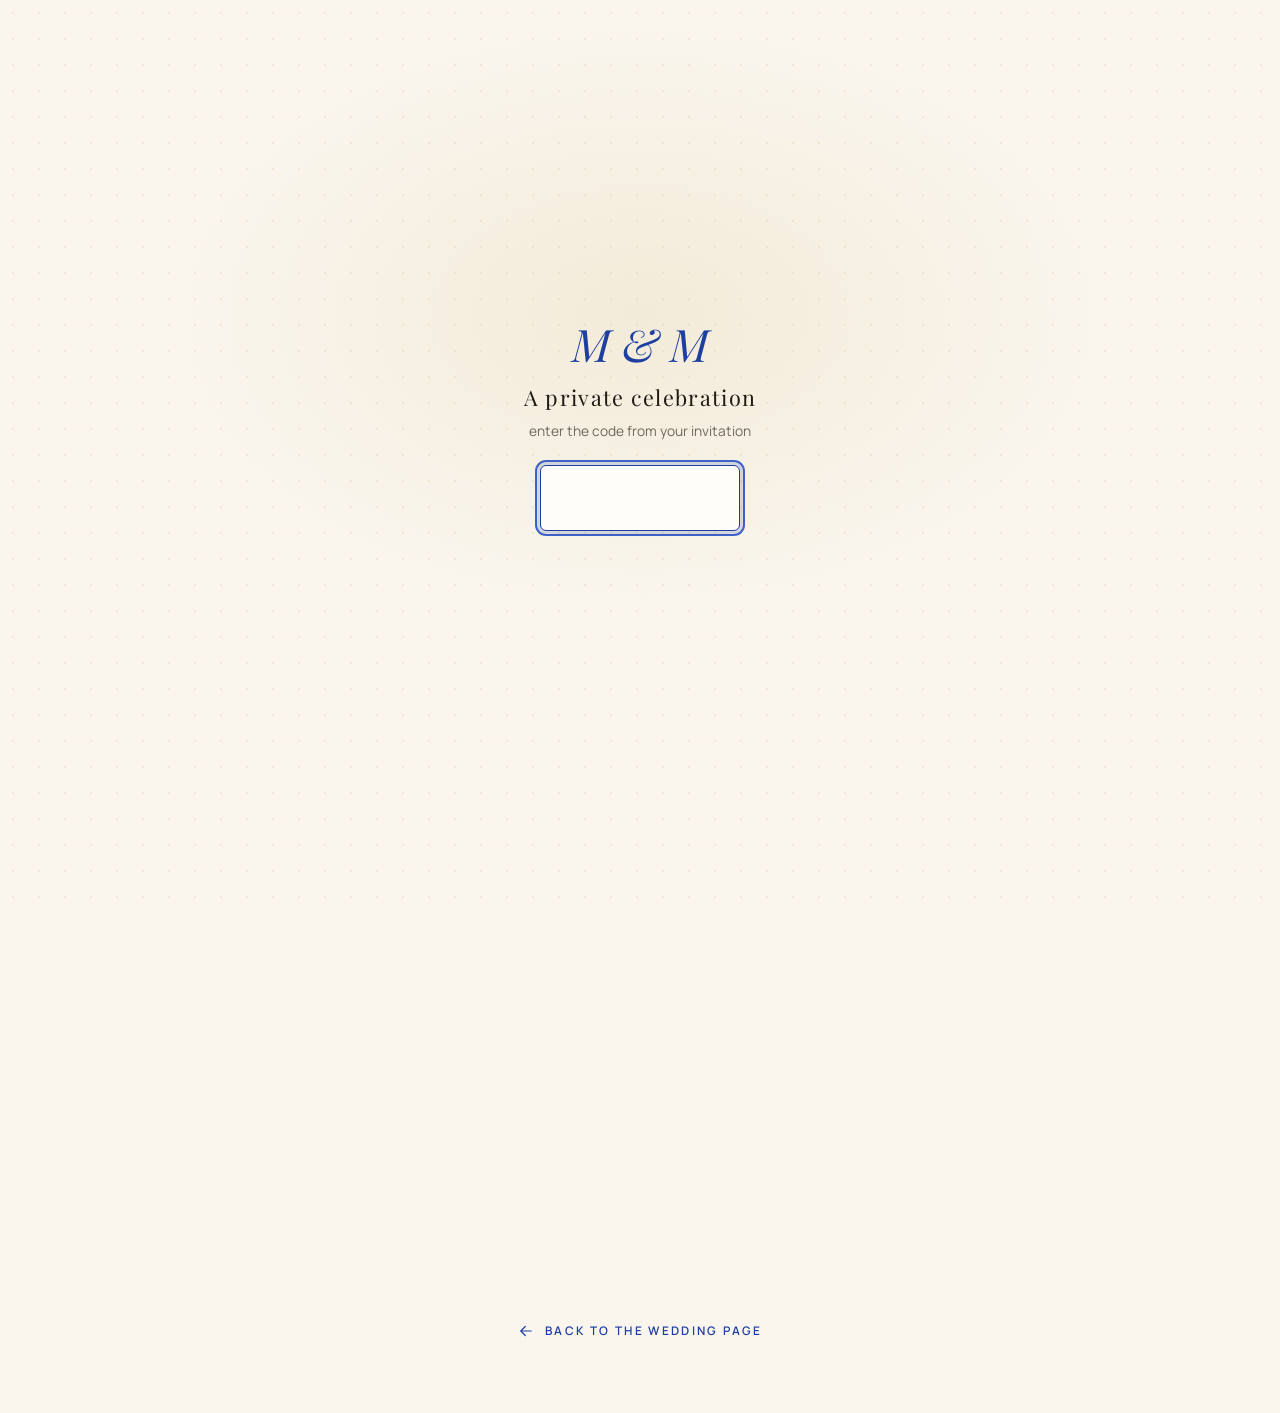
<file: photos.html>
<!DOCTYPE html>
<html lang="en">
<head>
  <meta charset="utf-8">
  <meta name="robots" content="noindex, nofollow">
  <meta name="viewport" content="width=device-width, initial-scale=1, viewport-fit=cover">
  <meta name="theme-color" content="#faf6ee">
  <title>Photos · Maheshika &amp; Moksha</title>
  <meta name="description" content="Share your photos from Maheshika and Moksha's wedding in Kalutara, and see everyone else's.">
  <link rel="icon" href="data:image/svg+xml,%3Csvg xmlns='http://www.w3.org/2000/svg' viewBox='0 0 64 64'%3E%3Ccircle cx='32' cy='32' r='30' fill='%231c3fa0'/%3E%3Cpath d='M32 14l6 14 14 4-14 4-6 14-6-14-14-4 14-4z' fill='%23d4b978'/%3E%3C/svg%3E">
  <link rel="preconnect" href="https://fonts.googleapis.com">
  <link rel="preconnect" href="https://fonts.gstatic.com" crossorigin>
  <link href="https://fonts.googleapis.com/css2?family=Playfair+Display:ital,wght@0,400;0,500;0,600;1,400;1,500&family=Manrope:wght@300;400;600&display=swap" rel="stylesheet">
  <link rel="stylesheet" href="css/styles.css">
  <!-- Before first paint: same PIN gate as index.html. If this device has not entered the code yet,
       hold the page until main.js shows the gate. Cleared by main.js, or if main.js fails to load. -->
  <script>try{if(!/[?&]g=/.test(location.search)&&!/^(\d{4}|g:.+)$/.test(localStorage.getItem("mnm-key")||""))document.documentElement.classList.add("gated")}catch(e){}</script>
  <script src="js/config.js" defer></script>
  <script src="js/api.js" defer></script>
  <script src="js/main.js" defer onerror="document.documentElement.classList.remove('gated')"></script>
  <script src="js/photos.js" defer></script>
</head>
<body class="page-photos">

  <svg width="0" height="0" style="position:absolute" aria-hidden="true">
    <defs>
      <symbol id="ic-arrow" viewBox="0 0 24 24"><path d="M5 12h14m-6-6 6 6-6 6" fill="none" stroke="currentColor" stroke-width="1.6" stroke-linecap="round" stroke-linejoin="round"/></symbol>
      <symbol id="ic-camera" viewBox="0 0 24 24"><g fill="none" stroke="currentColor" stroke-width="1.5" stroke-linecap="round" stroke-linejoin="round"><path d="M4 8.5A1.5 1.5 0 0 1 5.5 7h2l1.2-2h6.6L16.5 7h2A1.5 1.5 0 0 1 20 8.5V18a1.5 1.5 0 0 1-1.5 1.5h-13A1.5 1.5 0 0 1 4 18Z"/><circle cx="12" cy="13" r="3.4"/></g></symbol>
      <symbol id="ic-download" viewBox="0 0 24 24"><path d="M12 4v11m-5-5 5 5 5-5M5 19h14" fill="none" stroke="currentColor" stroke-width="1.7" stroke-linecap="round" stroke-linejoin="round"/></symbol>
      <symbol id="ic-chat" viewBox="0 0 24 24"><path d="M5 18.5 4 20.5l3.4-1.1A8.5 8.5 0 1 0 5 18.5Z" fill="none" stroke="currentColor" stroke-width="1.5" stroke-linejoin="round"/></symbol>
    </defs>
  </svg>

  <div class="progress" id="progress" aria-hidden="true"></div>

  <!-- main.js adds "solid" once the page scrolls, exactly as on index.html -->
  <header class="nav" id="nav">
    <a class="brand" href="index.html" aria-label="Back to the main page">
      <span class="brand-mark">M<i>&amp;</i>M</span>
    </a>
    <nav class="links" id="links" aria-label="Sections">
      <a href="index.html#invitation">Invitation</a>
      <a href="index.html#story">Our Story</a>
      <a href="index.html#celebrations">Celebrations</a>
      <a href="index.html#rsvp" class="nav-rsvp">RSVP</a>
      <a href="index.html#seating">Seating</a>
      <a href="index.html#rituals">Traditions</a>
      <a href="index.html#travel">Travel</a>
      <a href="guide.html">Guest Guide</a>
      <a href="index.html#faq">Q&amp;A</a>
      <a href="index.html#gallery">Gallery</a>
      <a href="photos.html" class="active">Photos</a>
    </nav>
    <button class="burger" id="burger" aria-label="Open menu" aria-expanded="false" aria-controls="links">
      <span></span><span></span>
    </button>
  </header>

  <nav class="pills" aria-label="Quick actions">
    <a class="pill pill-rsvp" href="index.html#rsvp"><svg class="ic" aria-hidden="true"><use href="#ic-chat"/></svg><span>RSVP</span></a>
    <a class="pill on" href="#add"><svg class="ic" aria-hidden="true"><use href="#ic-camera"/></svg><span>Add photos</span></a>
    <a class="pill in-btn" href="https://maheshika-moksha-in.pages.dev" target="_blank" rel="noopener" aria-label="Open the Indian wedding website">
      <span class="in-flag" aria-hidden="true">🇮🇳</span><span class="in-text">Indian Wedding</span><span class="in-short">India</span>
    </a>
  </nav>

  <main>
  <section class="section photos-hero">
    <div class="wrap narrow">
      <p class="eyebrow center reveal">Moments</p>
      <h2 class="center reveal" data-split>Our album, filled by you</h2>
      <p class="center lede reveal">Every photo you add here goes straight into our Google Drive album. Add as many as you like.</p>

      <div class="upload-panel reveal" id="add">
        <svg class="upload-icon" aria-hidden="true"><use href="#ic-camera"/></svg>
        <h3>Add your photos</h3>
        <p class="upload-text">Choose a few pictures from your phone. We shrink them a little so they send quickly, even on a slow connection.</p>
        <form id="upload-form" class="upload-form" novalidate>
          <input id="upload-name" type="text" name="name" placeholder="Your name (optional)" aria-label="Your name (optional)" autocomplete="name" maxlength="60">
          <input id="upload-files" type="file" accept="image/*" multiple hidden>
          <button type="button" id="upload-pick" class="btn btn-primary btn-big"><span>Choose photos</span><svg class="ic" aria-hidden="true"><use href="#ic-arrow"/></svg></button>
        </form>
        <p id="upload-status" class="upload-status" aria-live="polite"></p>
      </div>
    </div>
  </section>

  <section class="section wall-section">
    <div class="wrap">
      <p class="eyebrow center reveal">The album</p>
      <h2 class="center reveal" data-split>What everyone has shared</h2>
      <div class="wall" id="wall"></div>
      <p class="wall-empty" id="wall-empty">The album opens with the first photo. Be the one who adds it.</p>
      <p class="center small" id="wall-note"></p>
    </div>
  </section>
  </main>

  <nav class="quick-bar" aria-label="Quick actions">
    <a href="index.html#rsvp"><svg class="ic" aria-hidden="true"><use href="#ic-chat"/></svg><span>RSVP</span></a>
    <a href="photos.html" class="on"><svg class="ic" aria-hidden="true"><use href="#ic-camera"/></svg><span>Add photos</span></a>
    <a href="https://maheshika-moksha-in.pages.dev" target="_blank" rel="noopener"><span class="in-flag" aria-hidden="true">🇮🇳</span><span>India</span></a>
  </nav>

  <footer class="page-foot">
    <a href="index.html"><svg class="ic" aria-hidden="true" style="transform:scaleX(-1)"><use href="#ic-arrow"/></svg><span>Back to the wedding page</span></a>
  </footer>
</body>
</html>
</file>
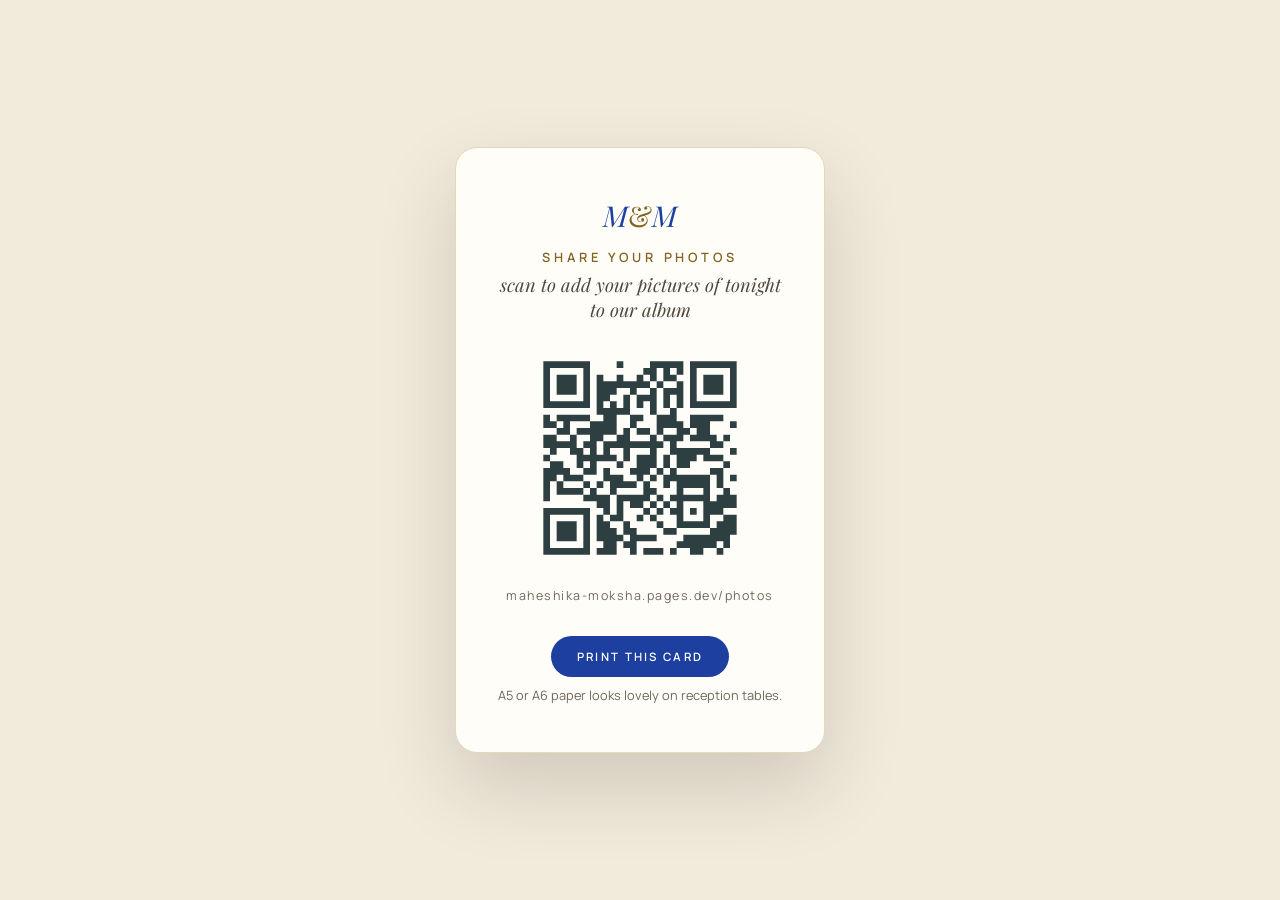
<file: qr.html>
<!DOCTYPE html>
<html lang="en">
<head>
  <meta charset="utf-8">
  <meta name="robots" content="noindex, nofollow">
  <meta name="viewport" content="width=device-width, initial-scale=1">
  <title>Photos QR · print me for the tables</title>
  <link rel="icon" href="data:image/svg+xml,%3Csvg xmlns='http://www.w3.org/2000/svg' viewBox='0 0 64 64'%3E%3Ccircle cx='32' cy='32' r='30' fill='%231c3fa0'/%3E%3Cpath d='M32 14l6 14 14 4-14 4-6 14-6-14-14-4 14-4z' fill='%23d4b978'/%3E%3C/svg%3E">
  <link rel="preconnect" href="https://fonts.googleapis.com">
  <link rel="preconnect" href="https://fonts.gstatic.com" crossorigin>
  <link href="https://fonts.googleapis.com/css2?family=Playfair+Display:ital,wght@0,400;1,400&family=Manrope:wght@400;600&display=swap" rel="stylesheet">
  <style>
    /* Printable table card: open this page and press Print (A5 or A6 works well).
       Not linked from the site on purpose. The QR code points at /gallery, which
       redirects to the photos page, so cards printed before the rebuild still work. */
    * { margin: 0; padding: 0; box-sizing: border-box; }
    body { font-family: "Manrope", sans-serif; background: #f2ebdc; min-height: 100vh; display: flex; align-items: center; justify-content: center; padding: 2rem 1rem; color: #1f1a14; }
    .qr-card { background: #fffdf8; border: 1px solid #e5d8b8; border-radius: 22px; padding: 3rem 2.6rem; text-align: center; max-width: 420px; box-shadow: 0 34px 80px rgba(31,26,20,.16); }
    .mono { font-family: "Playfair Display", serif; font-style: italic; font-size: 1.8rem; color: #1c3fa0; }
    .mono span { font-style: normal; color: #816421; }
    h1 { font-weight: 600; text-transform: uppercase; letter-spacing: .3em; font-size: .8rem; color: #816421; margin: .9rem 0 .4rem; }
    p.script { font-family: "Playfair Display", serif; font-style: italic; font-size: 1.15rem; color: #4f463c; margin-bottom: 1.6rem; }
    img.qr { width: 220px; height: 220px; margin: 0 auto; display: block; }
    p.url { margin-top: 1.2rem; font-size: .78rem; letter-spacing: .12em; color: #70675c; }
    .print-hint { margin-top: 2rem; font-size: .8rem; color: #70675c; }
    .print-hint button { font-family: inherit; font-weight: 600; letter-spacing: .2em; text-transform: uppercase; font-size: .72rem; background: #1c3fa0; color: #fff; border: 0; border-radius: 999px; padding: .8rem 1.6rem; cursor: pointer; }
    @media print { body { background: #fff; padding: 0; } .qr-card { border: 0; box-shadow: none; } .print-hint { display: none; } }
  </style>
</head>
<body>
  <div class="qr-card">
    <div class="mono">M<span>&amp;</span>M</div>
    <h1>Share your photos</h1>
    <p class="script">scan to add your pictures of tonight<br>to our album</p>
    <img class="qr" src="images/qr-photowall.svg" alt="QR code to the photos page">
    <p class="url">maheshika-moksha.pages.dev/photos</p>
    <div class="print-hint">
      <button onclick="print()">Print this card</button>
      <p style="margin-top:.6rem;">A5 or A6 paper looks lovely on reception tables.</p>
    </div>
  </div>
</body>
</html>
</file>
<file: css/styles.css>
/* ============================================================
   Maheshika & Moksha · Kalutara
   Design system (shared with the Tirupati site, v20 rebuild)
   · colour: ivory ground, royal blue, champagne gold
   · type: Playfair Display (clear, premium serif) + Manrope (text)
   · radius: 999 (pills) / 22 (cards) / 12 (small) / 6 (tiny)
   · shadow: three levels, always warm-tinted
   · motion: one easing, three durations (fast .25s, base .6s, slow 1s)
   ============================================================ */

:root {
  --ivory: #faf6ee;
  --cream: #f2ebdc;
  --paper: #fffdf8;

  --royal: #1c3fa0;
  --royal-deep: #142d78;
  --royal-ink: #0d1d4f;        /* deep blue sections */
  --royal-soft: #3f62c9;
  --royal-mist: #e7ecf9;

  --champagne: #d4b978;
  --gold: #b8963f;
  --gold-deep: #816421;         /* tracked labels pass 4.5:1 on cream */
  --gold-line: #e5d8b8;

  --ink: #1f1a14;
  --ink-soft: #4f463c;
  --ink-mute: #70675c;         /* small muted text passes 4.5:1 on cream */
  --error: #9b2b2b;

  --serif: "Playfair Display", "Iowan Old Style", Georgia, serif;
  --sans: "Manrope", "Helvetica Neue", Arial, sans-serif;

  --r-card: 22px; --r-sm: 12px; --r-xs: 6px;
  --sh-1: 0 6px 18px rgba(31,26,20,.05);
  --sh-2: 0 18px 44px rgba(31,26,20,.10);
  --sh-3: 0 34px 80px rgba(31,26,20,.16);
  --sh-deep: 0 30px 60px rgba(0,0,0,.3);   /* the one shadow used on the deep blue sections */
  --foil: rgba(212,185,120,.55);            /* champagne hairline where ivory meets deep blue */
  --ease: cubic-bezier(.2,.7,.2,1);
  --t-fast: .25s; --t-base: .6s; --t-slow: 1s;

  --nav-h: 72px;
  --gutter: clamp(1.1rem, 4vw, 2.5rem);
}

*, *::before, *::after { box-sizing: border-box; }
html { scroll-behavior: smooth; -webkit-text-size-adjust: 100%; }
body {
  margin: 0;
  font-family: var(--sans); font-weight: 400;
  font-size: 1.02rem; line-height: 1.7;
  color: var(--ink); background: var(--ivory);
  overflow-x: hidden;
  -webkit-font-smoothing: antialiased;
}
body.no-scroll { overflow: hidden; }
img { max-width: 100%; display: block; }
a { color: inherit; }
a:focus-visible, button:focus-visible, input:focus-visible, select:focus-visible, textarea:focus-visible, summary:focus-visible { outline: 2px solid var(--royal-soft); outline-offset: 3px; border-radius: var(--r-xs); }
/* on the deep blue sections a blue ring vanishes, so the ring turns champagne */
.band :is(a, button):focus-visible, .celebrations :is(a, button):focus-visible, .closing :is(a, button):focus-visible { outline-color: var(--champagne); }
h1, h2, h3, h4 { font-family: var(--serif); font-weight: 400; line-height: 1.1; margin: 0; letter-spacing: -.01em; }
h2 { font-size: clamp(2.1rem, 4.6vw, 3.4rem); color: var(--ink); margin-bottom: 1.2rem; font-weight: 300; text-wrap: balance; }
h2.on-dark { color: var(--ivory); }
h3 { font-size: 1.5rem; }
p { margin: 0 0 1rem; text-wrap: pretty; }
.center { text-align: center; }
.sep { margin: 0 .55em; opacity: .55; }
.wrap { width: min(1140px, 100% - 2 * var(--gutter)); margin: 0 auto; }
.wrap.narrow { width: min(860px, 100% - 2 * var(--gutter)); }
.section { padding: clamp(4rem, 7vw, 6rem) 0; position: relative; }
.lede { font-size: 1.12rem; color: var(--ink-soft); max-width: 620px; margin: 0 auto 3rem; font-weight: 300; text-wrap: balance; }
.small { font-size: .9rem; color: var(--ink-mute); }
.ic { width: 18px; height: 18px; flex: none; }
ul.plain { list-style: none; padding: 0; margin: 0 0 1rem; }
ul.plain li { padding: .7rem 0; border-bottom: 1px solid var(--gold-line); }
ul.plain li:last-child { border-bottom: 0; }

/* eyebrow: tracked caps in gold */
.eyebrow {
  font-family: var(--sans); font-weight: 600; font-size: .86rem; letter-spacing: .3em; text-transform: uppercase;
  color: var(--gold-deep); margin-bottom: 1.1rem;
  display: flex; align-items: center; gap: .1em; flex-wrap: wrap;
}
.eyebrow.center { justify-content: center; }
.eyebrow.on-dark { color: var(--champagne); }

/* deep blue blocks meet the ivory page on a champagne hairline, so the cut reads as foil rather than a hard edge */
.band { box-shadow: inset 0 1px 0 var(--foil); }
.celebrations { box-shadow: inset 0 -1px 0 var(--foil); }
.closing { box-shadow: inset 0 1px 0 var(--foil); }

/* buttons: one shape, two tones */
.btn {
  display: inline-flex; align-items: center; justify-content: center; gap: .6rem;
  min-height: 48px; padding: .8rem 1.5rem;
  font-family: var(--sans); font-weight: 600; font-size: .78rem; letter-spacing: .2em; text-transform: uppercase; text-decoration: none;
  border-radius: 999px; border: 1px solid transparent; cursor: pointer;
  position: relative; overflow: hidden; isolation: isolate;
  transition: transform var(--t-fast) var(--ease), box-shadow var(--t-fast) var(--ease), background var(--t-fast), border-color var(--t-fast), color var(--t-fast), opacity var(--t-fast);
}
.btn .ic { transition: transform var(--t-fast) var(--ease); }
.btn:hover { transform: translateY(-2px); }
.btn:hover .ic { transform: translateX(3px); }
.btn:active { transform: translateY(0); }
.btn[disabled] { opacity: .6; pointer-events: none; }
/* a form button while its request is on its way: label "Sending…", a spinner instead of the arrow, not faded (19 Oct 2026) */
.btn.sending[disabled] { opacity: 1; }
.btn.sending .ic { display: none; }
.btn.sending::before { content: ""; width: 1em; height: 1em; flex: none; border-radius: 50%; border: 2px solid rgba(255,255,255,.35); border-top-color: #fff; animation: spin .8s linear infinite; }
@keyframes spin { to { transform: rotate(360deg); } }
.btn-primary { background: var(--royal); color: #fff; box-shadow: 0 10px 26px rgba(28,63,160,.28); }
.btn-primary:hover { background: var(--royal-deep); box-shadow: 0 14px 32px rgba(28,63,160,.36); }
.btn-primary::after { content: ""; position: absolute; inset: 0; z-index: -1; background: linear-gradient(110deg, transparent 35%, rgba(255,255,255,.22) 50%, transparent 65%); transform: translateX(-130%); transition: transform var(--t-slow) var(--ease); }
.btn-primary:hover::after { transform: translateX(130%); }
.btn-ghost { border-color: var(--gold); color: var(--ink); background: transparent; }
.btn-ghost:hover { background: rgba(184,150,63,.08); border-color: var(--gold-deep); }
.btn-ghost.on-dark { border-color: rgba(212,185,120,.7); color: var(--ivory); }
.btn-ghost.on-dark:hover { background: rgba(255,255,255,.07); border-color: var(--champagne); }
.btn-big { min-height: 56px; padding: 1rem 2rem; font-size: .84rem; }

/* ============================================================ NAV */
.progress { position: fixed; top: 0; left: 0; height: 2px; width: 100%; z-index: 60; pointer-events: none;
  background: linear-gradient(90deg, var(--royal), var(--champagne)); transform-origin: left; transform: scaleX(0); }
.nav {
  position: fixed; inset: 0 0 auto 0; z-index: 50; height: var(--nav-h);
  display: flex; align-items: center; justify-content: space-between;
  padding: 0 var(--gutter);
  transition: background var(--t-base), box-shadow var(--t-base);
}
.nav.solid { background: rgba(250,246,238,.84); backdrop-filter: blur(16px) saturate(140%); -webkit-backdrop-filter: blur(16px) saturate(140%); box-shadow: 0 1px 0 rgba(184,150,63,.25); }
.brand { text-decoration: none; display: inline-flex; align-items: center; min-height: 44px; }
.brand-mark { font-family: var(--serif); font-size: 1.5rem; font-weight: 300; letter-spacing: .02em; color: var(--ink); transition: color var(--t-fast); }
.brand-mark i { font-style: normal; color: var(--gold-deep); margin: 0 .08em; }
.brand:hover .brand-mark { color: var(--royal); }
.links { display: flex; gap: clamp(.9rem, 2vw, 1.9rem); }
.links a {
  font-family: var(--sans); font-weight: 600; font-size: .7rem; letter-spacing: .2em; text-transform: uppercase;
  text-decoration: none; color: var(--ink-soft); padding: .5rem 0; position: relative; white-space: nowrap;
  transition: color var(--t-fast);
}
.links a::after { content: ""; position: absolute; left: 0; right: 0; bottom: .2rem; height: 1px; background: var(--royal); transform: scaleX(0); transform-origin: right; transition: transform var(--t-fast) var(--ease); }
.links a:hover::after, .links a.active::after { transform: scaleX(1); transform-origin: left; }
.links a:hover, .links a.active { color: var(--royal); }
/* the RSVP link is always blue, so it stands out from the section links (needs the
   .links prefix to outrank the ".links a" colour above) */
.links .nav-rsvp { color: var(--royal); }
.burger { display: none; width: 46px; height: 46px; border: 0; background: transparent; cursor: pointer; flex-direction: column; justify-content: center; gap: 6px; align-items: center; border-radius: 999px; }
.burger span { display: block; width: 24px; height: 1.5px; background: var(--ink); transition: transform var(--t-base) var(--ease); }
.burger[aria-expanded="true"] span:nth-child(1) { transform: translateY(3.75px) rotate(45deg); }
.burger[aria-expanded="true"] span:nth-child(2) { transform: translateY(-3.75px) rotate(-45deg); }

@media (max-width: 1200px) { /* eleven links since the Guest Guide tab (9 Oct 2026); the burger takes over earlier */
  .burger { display: flex; }
  .links {
    position: fixed; inset: var(--nav-h) 0 0 0;
    background: rgba(250,246,238,.97); backdrop-filter: blur(12px); -webkit-backdrop-filter: blur(12px);
    flex-direction: column; align-items: center; justify-content: center; gap: .2rem;
    transform: translateY(-6px); opacity: 0; pointer-events: none; visibility: hidden;
    transition: opacity var(--t-base) var(--ease), transform var(--t-base) var(--ease), visibility 0s linear var(--t-base);
  }
  .links.open { opacity: 1; transform: none; pointer-events: auto; visibility: visible; transition-delay: 0s; }
  .links a { color: var(--ink); font-family: var(--serif); font-size: 1.55rem; font-weight: 300; letter-spacing: 0; text-transform: none; padding: .4rem 1rem; }
  .links a::after { display: none; }
  .links a.active { color: var(--royal); }
  .links.open a { animation: menu-in var(--t-base) var(--ease) both; }
  .links.open a:nth-child(2) { animation-delay: .05s } .links.open a:nth-child(3) { animation-delay: .1s } .links.open a:nth-child(4) { animation-delay: .15s }
  .links.open a:nth-child(5) { animation-delay: .2s } .links.open a:nth-child(6) { animation-delay: .25s } .links.open a:nth-child(7) { animation-delay: .3s }
  .links.open a:nth-child(8) { animation-delay: .35s } .links.open a:nth-child(9) { animation-delay: .4s } .links.open a:nth-child(10) { animation-delay: .45s }
  @keyframes menu-in { from { opacity: 0; transform: translateY(10px); } to { opacity: 1; transform: none; } }
  /* no glass blur while the menu is open: a backdrop-filter on the header makes it the containing
     block for the fixed .links panel, which then collapses to the header's height and vanishes */
  .nav.menu-open { background: var(--ivory); backdrop-filter: none; -webkit-backdrop-filter: none; }
}

/* fixed quick actions, bottom right on desktop: RSVP · Add photos · Indian Wedding */
.pills {
  position: fixed; right: max(1rem, env(safe-area-inset-right)); bottom: max(1rem, env(safe-area-inset-bottom)); z-index: 45;
  display: flex; align-items: center; gap: .5rem;
  transition: transform var(--t-fast) var(--ease), opacity var(--t-fast);
}
.pill {
  display: inline-flex; align-items: center; gap: .55rem;
  padding: .7rem 1.05rem .7rem .85rem; min-height: 44px;
  background: var(--paper); color: var(--royal-ink);
  border: 1px solid rgba(184,150,63,.55); border-radius: 999px; text-decoration: none;
  font-family: var(--sans); font-weight: 600; font-size: .7rem; letter-spacing: .16em; text-transform: uppercase;
  box-shadow: 0 12px 30px rgba(13,29,79,.18);
  transition: transform var(--t-fast) var(--ease), box-shadow var(--t-fast), border-color var(--t-fast), background var(--t-fast);
}
.pill .ic { width: 18px; height: 18px; color: var(--royal); }
.pill:hover { transform: translateY(-2px); border-color: var(--gold); box-shadow: 0 16px 36px rgba(13,29,79,.26); }
.pill:focus-visible { outline-color: var(--royal); outline-offset: -5px; }
.pill.on { background: var(--royal-mist); }
.pill-rsvp { background: var(--royal); color: #fff; border-color: var(--royal); }
.pill-rsvp .ic { color: #fff; }
.pill-rsvp:hover { background: var(--royal-deep); border-color: var(--royal-deep); }
.in-btn { background: var(--royal-ink); color: var(--ivory); border-color: rgba(212,185,120,.7); box-shadow: 0 12px 30px rgba(13,29,79,.32); }
.in-btn:hover { border-color: var(--champagne); box-shadow: 0 16px 36px rgba(13,29,79,.4); }
.in-btn:focus-visible { outline-color: var(--ivory); }
/* the cluster steps aside while the contact cards are on screen (the closing has its own link) */
.pills.hide { opacity: 0; transform: translateY(8px); pointer-events: none; }
.in-flag { font-size: 1.1rem; line-height: 1; }
.in-short { display: none; }

/* ============================================================ HERO */
.hero {
  position: relative; min-height: 100svh;
  padding: calc(var(--nav-h) + 5.5rem) 0 max(15rem, 16.5vw); /* the bottom clears the shoreline art, which grows with the width */
  display: grid; grid-template-columns: 1.05fr .95fr; align-items: center; gap: clamp(2rem, 6vw, 6rem);
  width: min(1180px, 100% - 2 * var(--gutter)); margin: 0 auto;
  background-image: radial-gradient(rgba(184,150,63,.15) 1px, transparent 1.4px); background-size: 26px 26px;
}
.hero::before { content: ""; position: absolute; inset: 0; pointer-events: none; background: linear-gradient(180deg, transparent 55%, var(--ivory) 92%); }
.hero-inner { position: relative; z-index: 2; order: 1; }
.hero-photo { position: relative; z-index: 2; order: 2; margin: 0; justify-self: center; width: min(100%, 440px); }
.hero-photo::before { content: ""; position: absolute; inset: -18px 18px 18px -18px; background: var(--royal-mist); border-radius: var(--r-card); z-index: 0; transform: translateY(var(--py, 0px)); }
.hero-photo::after { content: ""; position: absolute; inset: 18px -18px -18px 18px; border: 1px solid var(--champagne); border-radius: var(--r-card); z-index: 3; pointer-events: none; transform: translateY(var(--py, 0px)); }
/* jasmine strings hanging from the top corners of the hero: three on wide screens, one short one on phones */
.strands { position: absolute; top: calc(var(--nav-h) - 8px); width: 150px; height: min(60vh, 560px); z-index: 3; pointer-events: none; }
.strands-l { left: calc(50% - 50vw); }
.strands-r { right: calc(50% - 50vw); transform: scaleX(-1); }
.strands .swing { transform-box: fill-box; transform-origin: 50% 0; animation: sway 6.5s ease-in-out infinite alternate; }
@keyframes sway { from { transform: rotate(-2deg); } to { transform: rotate(2deg); } }
@media (max-width: 1440px) {
  .strands { width: 80px; height: min(34vh, 300px); top: calc(var(--nav-h) - 4px); }
  .strands-l { left: 0; } .strands-r { right: 0; }
}
.petals { position: absolute; inset: 0; width: 100%; height: 100%; z-index: 1; pointer-events: none; }
.hero .eyebrow { margin-bottom: 1.4rem; }

/* a personal link (?g=guestid) greets the guest above the names */
.hero-greet { font-family: var(--serif); font-style: italic; font-weight: 300; font-size: clamp(1.2rem, 2vw, 1.5rem); color: var(--royal); margin: 0 0 .6rem; }

.names { font-family: var(--serif); font-weight: 300; font-size: clamp(3.2rem, 7.2vw, 6rem); line-height: .98; letter-spacing: -.02em; color: var(--ink); margin: 0; display: flex; flex-direction: column; }
.names .line { display: block; }
.names .amp-line { line-height: .8; margin: .06em 0; }
.names .amp { font-style: normal; font-weight: 400; color: var(--gold-deep); font-size: .62em; padding-left: .1em; }
/* one line on desktop; it wraps only where the column is too narrow */
.hero-lead { font-family: var(--serif); font-style: italic; font-weight: 300; font-size: clamp(1.05rem, 1.45vw, 1.25rem); color: var(--ink-soft); margin: .9rem 0 1.5rem; text-wrap: balance; font-variation-settings: "opsz" 30; }

.hero-dates { display: flex; gap: 1.6rem; flex-wrap: wrap; margin-bottom: 1.6rem; }
/* each fact is a quiet link down to the day: the numeral lifts and the label darkens on hover */
.hero-dates a { display: flex; align-items: baseline; gap: .5rem; font-size: .74rem; letter-spacing: .2em; text-transform: uppercase; color: var(--ink-mute); font-weight: 600; text-decoration: none; transition: color var(--t-fast); }
.hero-dates b { font-family: var(--serif); font-weight: 400; font-size: 1.7rem; letter-spacing: 0; color: var(--royal); line-height: 1; transition: transform var(--t-fast) var(--ease), color var(--t-fast); }
.hero-dates b sup, .rsvp-date sup { font-size: .42em; vertical-align: .6em; margin-left: .05em; letter-spacing: .02em; font-style: italic; font-weight: 400; }
.hero-dates a:hover { color: var(--ink); }
.hero-dates a:hover b { transform: translateY(-2px); color: var(--royal-deep); }

.countdown { display: flex; gap: .55rem; margin: 0; }
.countdown > div { flex: 1; min-width: 0; text-align: center; background: var(--paper); border: 1px solid var(--gold-line); border-radius: var(--r-sm); padding: .75rem .2rem .55rem; box-shadow: var(--sh-1); transition: border-color var(--t-fast), box-shadow var(--t-fast); }
.countdown > div:hover { border-color: var(--champagne); box-shadow: var(--sh-2); }
.countdown b { display: block; font-family: var(--serif); font-weight: 300; font-size: clamp(1.6rem, 3vw, 2.3rem); color: var(--royal); line-height: 1; font-variant-numeric: tabular-nums; }
.countdown span { font-size: .7rem; letter-spacing: .2em; text-transform: uppercase; color: var(--ink-mute); font-weight: 600; }
.cd-label { font-size: .86rem; color: var(--ink-mute); margin: .6rem 0 1.5rem; }
.hero-cta { display: flex; flex-wrap: wrap; gap: .8rem; }

/* editorial photo: soft-rounded, gold hairline frame, curtain reveal, gentle pointer tilt */
.img-reveal { position: relative; overflow: hidden; border-radius: var(--r-card); box-shadow: var(--sh-3); z-index: 1; transform: translateY(var(--py, 0px)); will-change: transform; }
/* the photo settles from 1.08 to 1 over 1.6x the slow token; the same transition carries the pointer tilt on desktop */
.img-reveal img { width: 100%; height: 100%; object-fit: cover; aspect-ratio: 3 / 4; transform: scale(1.08); transition: transform calc(var(--t-slow) * 1.6) var(--ease); }
.img-reveal::before { content: ""; position: absolute; inset: 0; background: var(--ivory); z-index: 2; transform: translateY(0); transition: transform calc(var(--t-slow) * 1.3) var(--ease) var(--t-fast); }
.img-reveal.in::before { transform: translateY(-101%); visibility: hidden; transition: transform calc(var(--t-slow) * 1.3) var(--ease) var(--t-fast), visibility 0s linear calc(var(--t-slow) * 1.3 + var(--t-fast)); }
.img-reveal.in img { transform: scale(1); }

/* the shoreline under the hero: the island picture in gold between coconut palms, over a line of surf.
   The height follows the width (the SVG box is 2000 x 320, and 16vw is 320px at 2000px wide), so the
   island shows whole on every desktop; a fixed height sliced its top off on wide screens */
.skyline { position: absolute; left: 50%; bottom: 0; transform: translateX(-50%) translateY(var(--py, 0px)); width: 100vw; height: clamp(170px, 16vw, 420px); z-index: 1; pointer-events: none; color: var(--gold); will-change: transform; }

/* laptop viewports up to 940px tall: keep the countdown and buttons above the fold */
@media (min-width: 1101px) and (max-height: 940px) {
  .hero { padding-top: calc(var(--nav-h) + 4.6rem); padding-bottom: 10rem; }
  .names { font-size: clamp(3rem, 6vw, 5rem); }
  .hero-lead { margin: .7rem 0 1.1rem; }
  .hero-dates { margin-bottom: 1.1rem; }
  .cd-label { margin: .5rem 0 1rem; }
}
@media (max-width: 1100px) {
  .hero { grid-template-columns: 1fr; text-align: center; padding-top: calc(var(--nav-h) + 5.2rem); padding-bottom: 11rem; gap: 2.4rem; }
  .hero-photo { order: 1; width: min(76vw, 340px); }
  .hero-inner { order: 2; }
  .hero .eyebrow, .hero-dates, .hero-cta, .countdown { justify-content: center; }
  .hero-lead { margin-left: auto; margin-right: auto; }
  .names { align-items: center; }
}

/* ============================================================ INVITATION */
.invitation { background: linear-gradient(180deg, var(--ivory), var(--cream)); }
.inv-title { margin-bottom: .2rem; }
.inv-sub { text-align: center; color: var(--royal); font-size: 1.3rem; margin: 0; }
.flourish { display: block; width: min(280px, 72%); height: 56px; margin: 1rem auto 2.4rem; color: var(--gold); }
.closing .flourish { color: var(--champagne); margin: 1.4rem auto 1.6rem; }
.card {
  position: relative; background: var(--paper);
  border: 1px solid var(--gold-line); border-radius: var(--r-card);
  padding: clamp(2.2rem, 5vw, 4rem) clamp(1.3rem, 5vw, 3.6rem);
  text-align: center; box-shadow: var(--sh-3);
}
.card::before { content: ""; position: absolute; inset: 10px; border: 1px solid var(--gold-line); border-radius: calc(var(--r-card) - 8px); pointer-events: none; }
.inv-lamp { width: 46px; height: 40px; margin: 0 auto 1.2rem; display: block; }
.inv-hosts { font-family: var(--serif); font-size: clamp(1.15rem, 2.2vw, 1.45rem); color: var(--ink); margin-bottom: .2rem; line-height: 1.35; text-wrap: balance; }
.inv-hosts em, .inv-name em { font-style: normal; color: var(--gold-deep); }
.inv-gift a { color: var(--royal); text-decoration: underline; text-decoration-color: rgba(28,63,160,.35); text-underline-offset: .2em; }
.inv-with { font-family: var(--sans); letter-spacing: .3em; text-transform: uppercase; font-size: .72rem; font-weight: 600; color: var(--gold-deep); margin: .4rem 0 .6rem; }
.inv-line { color: var(--ink-soft); font-size: 1rem; line-height: 1.7; margin: 1rem 0 .6rem; }
.inv-guest { font-family: var(--serif); font-style: italic; font-weight: 300; font-size: clamp(1.7rem, 3.4vw, 2.4rem); color: var(--royal-deep); margin: .2rem 0; line-height: 1.15; text-wrap: balance; }
.inv-name { font-family: var(--serif); font-style: italic; font-weight: 300; font-size: clamp(2rem, 4vw, 2.9rem); color: var(--royal); margin: .2rem 0; line-height: 1.12; text-wrap: balance; }
.inv-name em { font-size: .8em; }
.inv-when { margin-top: 2.2rem; padding-top: 1.8rem; border-top: 1px solid var(--gold-line); }
.inv-when p { font-size: 1rem; color: var(--ink-soft); line-height: 1.8; margin: 0; }
.inv-when strong { font-weight: 600; color: var(--ink); font-size: 1.05rem; }
.inv-when a { color: var(--royal); text-decoration: underline; text-decoration-color: rgba(28,63,160,.35); text-underline-offset: .2em; font-weight: 600; }
.inv-rsvp { margin: 1.4rem 0 0; font-family: var(--serif); font-style: italic; color: var(--ink-soft); font-size: 1.05rem; }
.inv-rsvp a { color: var(--royal); text-decoration: underline; text-decoration-color: rgba(28,63,160,.35); text-underline-offset: .2em; }
/* two lines, one sentence each, on anything wider than a phone */
.inv-gift { font-family: var(--serif); font-style: italic; font-size: .95rem; line-height: 1.75; color: var(--gold-deep); margin: 1.2rem auto 0; text-wrap: nowrap; }
@media (max-width: 760px) { .inv-gift { text-wrap: pretty; } }

/* ============================================================ COUPLE */
.couple { background: var(--cream); }
.couple-layout { display: grid; grid-template-columns: minmax(0, 420px) 1fr; gap: clamp(2rem, 6vw, 5rem); align-items: center; margin-top: 3rem; }
.couple-photo { margin: 0; position: relative; }
.couple-photo .img-reveal { border-radius: var(--r-card); box-shadow: var(--sh-3); }
.couple-photo .img-reveal img { aspect-ratio: 4 / 5; }
.couple-photo::after { content: ""; position: absolute; inset: 16px -16px -16px 16px; border: 1px solid rgba(212,185,120,.8); border-radius: var(--r-card); pointer-events: none; z-index: -1; }
.couple-home { font-family: var(--serif); font-weight: 300; font-size: clamp(1.5rem, 2.6vw, 2.1rem); line-height: 1.35; color: var(--ink); margin: 0; text-wrap: balance; }
.couple-home strong { font-weight: 400; color: var(--royal); }
@media (max-width: 760px) {
  .couple-layout { grid-template-columns: 1fr; gap: 2.2rem; }
  .couple-photo { width: min(100%, 360px); margin: 0 auto; }
  .couple-home { text-align: center; }
}

/* ============================================================ STORY */
.story { background: var(--ivory); }
.story-cols { display: grid; grid-template-columns: repeat(3, 1fr); gap: 2.4rem; margin-top: 3rem; }
.story-col { position: relative; padding-top: 1.2rem; border-top: 1px solid var(--gold-line); }
.story-num { font-family: var(--serif); font-style: italic; font-weight: 300; color: var(--gold-deep); font-size: 1.1rem; display: block; margin-bottom: .6rem; }
.story-col h3 { font-family: var(--serif); font-style: italic; font-weight: 300; font-size: 1.65rem; color: var(--royal); margin-bottom: .7rem; }
.story-col p { color: var(--ink-soft); font-size: 1rem; }
@media (max-width: 800px) { .story-cols { grid-template-columns: 1fr; gap: 2rem; } }

/* ============================================================ CINEMATIC BAND */
/* the photograph stays still behind the page while the blue block slides up over it.
   clip-path on the band makes it the containing block for the fixed image, so the photo shows only
   through this window and never covers other sections. Faces stay fully visible: no blur, only a soft
   blue vignette at the top and bottom edges. */
.band { position: relative; height: 92vh; min-height: 520px; overflow: hidden; clip-path: inset(0); background: var(--royal-ink); color: var(--ivory); }
.band-img { position: fixed; inset: 0; width: 100%; height: 100vh; height: 100svh; }
.band-img img { width: 100%; height: 100%; object-fit: cover; object-position: 50% 32%; }
.band::after { content: ""; position: absolute; inset: 0; pointer-events: none; background: linear-gradient(180deg, rgba(13,29,79,.55) 0%, rgba(13,29,79,0) 26%, rgba(13,29,79,0) 70%, rgba(13,29,79,.6) 100%); }
/* phones get the same pinned picture as the Indian site (v20.13): the photo covers the whole screen
   and the page slides up over it. v20.10 to v20.12 had a smaller drifting band here instead. */

/* ============================================================ THE DAY (deep blue) */
.celebrations { background: radial-gradient(1100px 600px at 15% 0%, rgba(63,98,201,.35), transparent 60%), radial-gradient(800px 500px at 100% 100%, rgba(212,185,120,.14), transparent 60%), var(--royal-ink); color: var(--ivory); overflow: hidden; }
.celebrations .lede { color: rgba(250,246,238,.78); }
/* the programme: the v19 zigzag timeline (dashed icon rings, italic times, a dotted spine that draws itself), on the deep blue */
.tl2 { position: relative; max-width: 780px; margin: 2rem auto 0; padding: 1rem 0 1.5rem; }
.tl2-spine { position: absolute; top: 0; bottom: 0; left: 50%; width: 2px; transform: translateX(-50%); }
.tl2-spine span { display: block; width: 100%; height: 100%; background-image: repeating-linear-gradient(180deg, var(--champagne) 0 4px, transparent 4px 12px); transform-origin: top; transform: scaleY(var(--spine, 0)); }
.tl2-event { position: relative; display: grid; grid-template-columns: 1fr 1fr; gap: clamp(1.4rem, 5vw, 3rem); align-items: center; padding: 1.6rem 0; }
/* champagne node where each event meets the spine */
.tl2-event::before { content: ""; position: absolute; left: 50%; top: 50%; width: 9px; height: 9px; border-radius: 50%; background: var(--champagne); transform: translate(-50%, -50%); }
/* dashed icon ring, hand-drawn feel */
.tl2-icon { justify-self: end; width: clamp(86px, 14vw, 116px); height: clamp(86px, 14vw, 116px); border: 1.5px dashed rgba(212,185,120,.7); border-radius: 50%; display: flex; align-items: center; justify-content: center; background: rgba(255,255,255,.05); color: var(--champagne); transition: background var(--t-fast), border-color var(--t-fast); }
.tl2-event:hover .tl2-icon { background: rgba(255,255,255,.09); border-color: var(--champagne); }
.tl2-icon svg { width: 56%; height: 56%; }
.tl2-body { text-align: left; }
.tl2-body .time { font-family: var(--serif); font-style: italic; font-size: 1.05rem; color: var(--champagne); margin: 0; }
.tl2-body h3 { font-family: var(--sans); font-weight: 600; text-transform: uppercase; letter-spacing: .22em; font-size: clamp(.9rem, 2.4vw, 1.05rem); color: var(--ivory); margin: .3rem 0 .4rem; }
.tl2-body p:not(.time) { color: rgba(250,246,238,.82); font-size: .95rem; max-width: 34ch; margin: 0; }
/* zigzag: odd events flip sides */
.tl2-event:nth-child(even) .tl2-icon { justify-self: end; }
.tl2-event:nth-child(odd) .tl2-icon { order: 2; justify-self: start; }
.tl2-event:nth-child(odd) .tl2-body { order: 1; text-align: right; justify-self: end; }
.tl2-event:nth-child(odd) .tl2-body p:not(.time) { margin-left: auto; }
@media (max-width: 620px) {
  .tl2-spine { left: 22px; }
  .tl2-event { grid-template-columns: auto 1fr; gap: 1.1rem; padding: 1.1rem 0 1.1rem 46px; }
  .tl2-event::before { left: 22px; }
  .tl2-event:nth-child(odd) .tl2-icon { order: 0; }
  .tl2-event:nth-child(odd) .tl2-body { order: 0; text-align: left; justify-self: start; }
  .tl2-event:nth-child(odd) .tl2-body p:not(.time) { margin-left: 0; }
  .tl2-icon { width: 72px; height: 72px; justify-self: start !important; }
}
/* the dress code and the map sit under the timeline */
.scene-actions { display: flex; flex-wrap: wrap; gap: .8rem; margin-top: 1.2rem; }
.day-panel { margin-top: 2.5rem; padding: clamp(1.8rem, 4vw, 2.8rem) clamp(1.2rem, 4vw, 3rem); border: 1px solid rgba(212,185,120,.6); border-radius: var(--r-card); background: linear-gradient(135deg, rgba(212,185,120,.14), rgba(255,255,255,.04)); display: grid; grid-template-columns: 1fr 1fr; gap: 2rem; }
.day-panel h4 { font-family: var(--sans); font-weight: 600; font-size: .72rem; letter-spacing: .3em; text-transform: uppercase; color: var(--champagne); margin-bottom: .6rem; }
.day-panel p { color: rgba(250,246,238,.85); margin-bottom: .6rem; }
.day-panel p:last-child { margin-bottom: 0; }
.day-panel .scene-actions { margin-top: .8rem; }
@media (max-width: 760px) { .day-panel { grid-template-columns: 1fr; } }

/* ============================================================ RSVP FORM + SEAT FINDER */
.rsvp { background: var(--ivory); }
.seating { background: var(--cream); }
.form-card { text-align: left; max-width: 640px; margin: 0 auto; }
.rsvp-kicker { font-family: var(--sans); font-weight: 600; font-size: .72rem; letter-spacing: .3em; text-transform: uppercase; color: var(--gold-deep); margin-bottom: .4rem; text-align: center; }
.rsvp-date { font-size: clamp(2rem, 4vw, 2.8rem); font-weight: 300; color: var(--royal); margin-bottom: .8rem; text-align: center; }
.rsvp-date sup { color: var(--gold-deep); }
.rsvp-text { color: var(--ink-soft); max-width: 460px; margin: 0 auto 2rem; text-wrap: balance; text-align: center; }
.form { display: grid; gap: 1.1rem; }
.field { display: grid; gap: .4rem; }
.field > label, .field > .label { font-family: var(--sans); font-weight: 600; font-size: .72rem; letter-spacing: .2em; text-transform: uppercase; color: var(--gold-deep); }
.field > label .opt, .field > .label .opt { text-transform: none; letter-spacing: .02em; color: var(--ink-mute); font-weight: 400; }
.field input[type="text"], .field select, .field textarea {
  width: 100%; min-height: 50px; padding: .7rem 1.1rem;
  border: 1px solid var(--gold-line); border-radius: var(--r-sm); background: var(--ivory);
  font-family: var(--sans); font-size: 1rem; color: var(--ink); line-height: 1.5;
  transition: border-color var(--t-fast), box-shadow var(--t-fast);
}
.field textarea { min-height: 120px; resize: vertical; }
.field select { appearance: none; -webkit-appearance: none; background-image: url("data:image/svg+xml,%3Csvg xmlns='http://www.w3.org/2000/svg' viewBox='0 0 24 24'%3E%3Cpath d='M6 9l6 6 6-6' fill='none' stroke='%23816421' stroke-width='1.6' stroke-linecap='round' stroke-linejoin='round'/%3E%3C/svg%3E"); background-repeat: no-repeat; background-position: right 1rem center; background-size: 18px; padding-right: 2.8rem; }
.field input:focus, .field select:focus, .field textarea:focus { outline: none; border-color: var(--royal-soft); box-shadow: 0 0 0 4px rgba(28,63,160,.12); }
.choice { display: grid; grid-template-columns: 1fr 1fr; gap: .7rem; }
.choice label { position: relative; display: flex; align-items: center; justify-content: center; gap: .6rem; min-height: 54px; padding: .7rem 1rem; border: 1px solid var(--gold-line); border-radius: var(--r-sm); background: var(--ivory); cursor: pointer; font-family: var(--serif); font-size: 1.1rem; color: var(--ink); text-align: center; transition: border-color var(--t-fast), background var(--t-fast), color var(--t-fast), box-shadow var(--t-fast); }
.choice input { position: absolute; opacity: 0; width: 1px; height: 1px; }
.choice label:hover { border-color: var(--gold); }
.choice label:has(input:checked) { background: var(--royal); border-color: var(--royal); color: #fff; box-shadow: 0 10px 26px rgba(28,63,160,.22); }
.choice label:has(input:focus-visible) { outline: 2px solid var(--royal-soft); outline-offset: 3px; }
.form-actions { display: flex; flex-wrap: wrap; gap: .8rem; align-items: center; justify-content: center; margin-top: .4rem; }
.form-status { min-height: 1.5em; margin: .6rem 0 0; font-size: .98rem; color: var(--ink-soft); text-align: center; }
.form-status.ok { color: var(--royal); font-family: var(--serif); font-size: 1.1rem; }
.form-status.error { color: var(--error); }
.form-status.busy { color: var(--ink-mute); }
.form-status.above { margin: .2rem 0 .9rem; } /* the RSVP status sits above its button, clear of a phone keyboard */
.seat-form { display: flex; gap: .7rem; align-items: stretch; }
.seat-form .field { flex: 1; }
.seat-form .btn { align-self: end; }
.seat-result { margin-top: 1.6rem; padding-top: 1.6rem; border-top: 1px solid var(--gold-line); text-align: center; } /* guest.js un-hides it with a result */
.seat-guest { font-family: var(--serif); font-size: 1.35rem; color: var(--ink); margin-bottom: .2rem; }
.seat-word { font-size: .72rem; letter-spacing: .3em; text-transform: uppercase; color: var(--gold-deep); font-weight: 600; margin-bottom: .2rem; }
.seat-num { font-family: var(--serif); font-weight: 300; font-size: clamp(3rem, 7vw, 4.6rem); color: var(--royal); line-height: 1; margin-bottom: .6rem; }
.seat-note { color: var(--ink-soft); font-family: var(--serif); font-style: italic; margin: 0; }
@media (max-width: 560px) { .choice { grid-template-columns: 1fr; } .seat-form { flex-direction: column; } .seat-form .btn { align-self: stretch; } }

/* ============================================================ RITUALS */
.rituals { background: var(--ivory); }
.ritual-list { list-style: none; margin: 0; padding: 0; display: grid; grid-template-columns: 1fr 1fr; gap: 0 clamp(2rem, 5vw, 4.5rem); }
.ritual { display: grid; grid-template-columns: 44px 1fr; gap: 1rem; padding: 1.4rem 0; border-top: 1px solid var(--gold-line); transition: transform var(--t-fast) var(--ease), border-color var(--t-fast); }
.ritual:hover { transform: translateX(4px); border-color: var(--champagne); }
.ritual-n { font-family: var(--serif); font-style: italic; font-weight: 300; color: var(--gold-deep); font-size: 1.2rem; padding-top: .15rem; transition: color var(--t-fast); }
.ritual:hover .ritual-n { color: var(--royal); }
.ritual h4 { font-size: 1.25rem; color: var(--royal); margin-bottom: .35rem; }
.ritual p { font-size: .97rem; color: var(--ink-soft); margin: 0; }
@media (max-width: 760px) { .ritual-list { grid-template-columns: 1fr; } }

/* ============================================================ TRAVEL */
.travel { background: var(--cream); }
.travel-grid { display: grid; grid-template-columns: 1fr 1fr; gap: clamp(2rem, 5vw, 4rem); margin-top: 3rem; }
.travel-block h3 { font-size: 1.5rem; color: var(--royal); margin-bottom: 1rem; padding-bottom: .7rem; border-bottom: 1px solid var(--gold-line); display: flex; align-items: center; gap: .6rem; }
.travel-block h3 .ic { color: var(--gold); width: 22px; height: 22px; }
.travel-block li strong { font-weight: 600; color: var(--ink); }
/* Getting there alone, centred and wide (the hotels moved to the guest guide, 9 Oct 2026); the map button is the big blue one */
.travel-wide { max-width: 860px; margin: 3rem auto 0; }
.travel-wide ul.plain li { font-size: 1.02rem; }
.travel-wide .btn { margin-top: 1.4rem; }
@media (max-width: 560px) { .travel-wide .btn { width: 100%; } }
/* the whole guest-guide panel is the link */
a.tip-guide { text-decoration: none; color: inherit; transition: transform var(--t-fast) var(--ease), box-shadow var(--t-fast); }
a.tip-guide:hover { transform: translateY(-2px); box-shadow: var(--sh-2); }
a.tip-guide:hover .btn { background: var(--royal-deep); }
ul.hotels { list-style: none; padding: 0; margin: 0 0 1rem; }
ul.hotels li + li { margin-top: .6rem; }
ul.hotels a, .contact a {
  display: flex; align-items: center; justify-content: space-between; gap: 1rem; text-decoration: none;
  background: var(--paper); border: 1px solid var(--gold-line); border-radius: var(--r-sm); padding: .95rem 1.15rem; min-height: 56px;
  box-shadow: var(--sh-1);
  transition: border-color var(--t-fast), transform var(--t-fast) var(--ease), box-shadow var(--t-fast);
}
ul.hotels a:hover, .contact a:hover { border-color: var(--gold); transform: translateY(-2px); box-shadow: var(--sh-2); }
ul.hotels a .ic, .contact a .ic { color: var(--gold); transition: transform var(--t-fast) var(--ease); }
ul.hotels a:hover .ic, .contact a:hover .ic { transform: translateX(3px); }
ul.hotels span, .contact a span { display: flex; flex-direction: column; }
ul.hotels strong, .contact strong { font-weight: 600; color: var(--ink); }
ul.hotels small, .contact small { font-size: .82rem; color: var(--ink-mute); letter-spacing: .02em; }
/* small cards in a grid: the guest guide's Good to know, Things to do and People we know (guide.html) */
.info-grid { display: grid; grid-template-columns: repeat(3, 1fr); gap: 1rem; }
.info { background: var(--paper); border: 1px solid var(--gold-line); border-radius: var(--r-sm); padding: 1.3rem 1.4rem; box-shadow: var(--sh-1); transition: border-color var(--t-fast), transform var(--t-fast) var(--ease), box-shadow var(--t-fast); }
.info:hover { border-color: var(--gold); transform: translateY(-2px); box-shadow: var(--sh-2); }
.info h4 { font-size: 1.15rem; color: var(--ink); margin-bottom: .4rem; }
.info p { font-size: .95rem; color: var(--ink-soft); margin: 0; }
.info a { color: var(--royal); text-decoration: underline; text-decoration-color: rgba(28,63,160,.35); text-underline-offset: .2em; }
.tip .btn { margin-top: 1rem; }
.tip { display: grid; grid-template-columns: 250px 1fr; gap: 1.6rem; align-items: center; margin-top: 3rem; padding: 1.6rem 1.8rem; background: var(--royal-mist); border-radius: var(--r-card); }
.tip-art { width: 250px; height: auto; opacity: .95; }
.tip h4 { color: var(--royal-deep); font-size: 1.35rem; margin-bottom: .2rem; }
.tip p { margin: 0; color: var(--ink-soft); }
/* the guest-guide panel at the end of Travel & Stay, centred on the blue: the island art on top, then
   eyebrow, title, one sentence on what the guide holds, and the big button (after .tip, so it wins) */
.tip-guide { grid-template-columns: 1fr; justify-items: center; text-align: center; gap: 1.2rem; padding: 2.4rem 1.8rem 2.6rem; }
.tip-guide .tip-art { width: min(100%, 340px); margin: 0 auto; }
.tip-guide > div { max-width: 620px; }
.tip-guide .eyebrow { font-size: .74rem; margin-bottom: .5rem; justify-content: center; }
.tip-guide p { margin-bottom: .2rem; text-wrap: balance; }
@media (max-width: 560px) { .tip-guide { padding: 2rem 1.2rem 2.2rem; } .tip-guide .btn { width: 100%; } }
@media (max-width: 900px) { .info-grid { grid-template-columns: 1fr 1fr; } }
@media (max-width: 760px) { .travel-grid { grid-template-columns: 1fr; } .tip { grid-template-columns: 1fr; text-align: center; } .tip-art { width: min(100%, 320px); margin: 0 auto; } }
@media (max-width: 560px) { .info-grid { grid-template-columns: 1fr; } }

/* ============================================================ Q & A */
.faq { background: var(--ivory); }
.faq-list { max-width: 760px; margin: 0 auto; border-top: 1px solid var(--gold-line); }
.faq-list details { border-bottom: 1px solid var(--gold-line); }
.faq-list summary { list-style: none; cursor: pointer; display: flex; align-items: center; justify-content: space-between; gap: 1rem; padding: 1.15rem 0; font-family: var(--serif); font-size: 1.25rem; color: var(--ink); transition: color var(--t-fast); }
.faq-list summary::-webkit-details-marker { display: none; }
.faq-list summary::after { content: ""; flex: none; width: 12px; height: 12px; border-right: 1.5px solid var(--gold-deep); border-bottom: 1.5px solid var(--gold-deep); transform: rotate(45deg); margin-right: .3rem; transition: transform var(--t-fast) var(--ease); }
.faq-list details[open] summary::after { transform: rotate(-135deg); }
.faq-list summary:hover, .faq-list details[open] summary { color: var(--royal); }
.faq-list details p { color: var(--ink-soft); margin: 0 0 1.2rem; padding-right: 2rem; }
.faq-list details a { color: var(--royal); text-decoration: underline; text-decoration-color: rgba(28,63,160,.35); text-underline-offset: .2em; }

/* ============================================================ GALLERY */
.gallery { background: var(--cream); }
.gal-grid { display: grid; grid-template-columns: repeat(3, 1fr); gap: 1.2rem; }
/* every photo is a soft-cornered frame with an offset gold hairline */
.gal { aspect-ratio: 4 / 5; border-radius: var(--r-card); overflow: hidden; position: relative; box-shadow: 12px 12px 0 -1px var(--cream), 12px 12px 0 0 var(--gold-line); }
.gal img { width: 100%; height: 100%; object-fit: cover; transition: transform var(--t-slow) var(--ease); }
.gal:hover img { transform: scale(1.04); }
.gal-grid .gal:nth-child(3n+2) { transform: translateY(1.6rem); }
.gal-cta { text-align: center; margin-top: 2.6rem; }
.gal-cta .small { margin: .9rem 0 0; }
@media (max-width: 700px) { .gal-grid { grid-template-columns: repeat(2, 1fr); gap: .9rem; } .gal-grid .gal:nth-child(3n+2) { transform: none; } .gal-grid .gal:nth-child(even) { transform: translateY(1.2rem); } }

/* ============================================================ CLOSING */
.closing {
  background: radial-gradient(900px 520px at 50% 100%, rgba(212,185,120,.22), transparent 65%), radial-gradient(rgba(212,185,120,.12) 1px, transparent 1.4px), var(--royal-ink);
  background-size: auto, 26px 26px, auto;
  color: var(--ivory); text-align: center;
}
.closing-text { color: rgba(250,246,238,.82); font-size: 1.1rem; max-width: 600px; margin: 0 auto 1rem; font-weight: 300; }
.closing-names { font-family: var(--serif); font-style: italic; font-weight: 300; font-size: clamp(2.3rem, 5vw, 3.6rem); color: var(--ivory); margin: 0; line-height: 1.1; }
.closing-names .amp { color: var(--champagne); font-size: .75em; }
.closing-with { font-family: var(--serif); color: var(--champagne); font-size: .98rem; letter-spacing: .02em; line-height: 1.7; margin: 1rem 0 2.5rem; }
.contact { display: grid; gap: .8rem; max-width: 460px; margin: 0 auto 3rem; }
.contact-title { font-size: .7rem; letter-spacing: .3em; text-transform: uppercase; color: #b9c6ef; margin-bottom: .2rem; font-weight: 600; }
.contact a { background: rgba(255,255,255,.06); border-color: rgba(212,185,120,.35); box-shadow: none; text-align: left; }
.contact a:hover { background: rgba(255,255,255,.1); border-color: var(--champagne); box-shadow: none; }
.contact strong { color: var(--ivory); }
.contact small { color: #b9c6ef; }
.contact a .ic { color: var(--champagne); }
.foot { font-size: .72rem; letter-spacing: .2em; text-transform: uppercase; color: rgba(250,246,238,.55); line-height: 2.2; padding-bottom: 5rem; font-weight: 600; font-variant-numeric: lining-nums; }
.foot a { display: inline-block; padding: .75rem 0; margin: -.6rem 0; line-height: 1.4; color: var(--champagne); text-decoration: underline; text-decoration-color: rgba(212,185,120,.4); text-underline-offset: .22em; letter-spacing: .1em; text-transform: none; font-size: .9rem; font-family: var(--serif); font-weight: 400; transition: text-decoration-color var(--t-fast), color var(--t-fast); }
.foot a:hover { color: #fff; text-decoration-color: #fff; }

/* ============================================================ MOTION */
.rise { opacity: 0; transform: translateY(18px); animation: rise var(--t-slow) var(--ease) forwards; }
.hero-inner .rise:nth-child(1) { animation-delay: .15s } .hero-inner .rise:nth-child(2) { animation-delay: .3s } .hero-inner .rise:nth-child(3) { animation-delay: .45s }
.hero-inner .rise:nth-child(4) { animation-delay: .55s } .hero-inner .rise:nth-child(5) { animation-delay: .65s } .hero-inner .rise:nth-child(6) { animation-delay: .75s }
.hero-inner .rise:nth-child(7) { animation-delay: .85s } .hero-inner .rise:nth-child(8) { animation-delay: .95s } .hero-inner .rise:nth-child(9) { animation-delay: 1.05s }
@keyframes rise { to { opacity: 1; transform: none; } }
/* the names rise line by line */
.names.rise { opacity: 1; transform: none; animation: none; }
.names .line { clip-path: inset(0 0 -10% 0); } /* masks the rising line; the -10% leaves room for descenders */
.names .line-in { display: block; transform: translateY(110%); animation: line-up var(--t-slow) var(--ease) forwards; }
.names .line:nth-child(1) .line-in { animation-delay: .2s } .names .line:nth-child(2) .line-in { animation-delay: .32s } .names .line:nth-child(3) .line-in { animation-delay: .44s }
@keyframes line-up { to { transform: none; } }

/* .reveal is removed by main.js once the entrance has settled, so hover lifts and their own timings take over */
.reveal { opacity: 0; transform: translateY(22px); transition: opacity var(--t-slow) var(--ease), transform var(--t-slow) var(--ease); }
.reveal.in { opacity: 1; transform: none; }
.gal-grid .gal.reveal.in:nth-child(3n+2) { transform: translateY(1.6rem); }
@media (max-width: 700px) { .gal-grid .gal.reveal.in:nth-child(3n+2) { transform: none; } .gal-grid .gal.reveal.in:nth-child(even) { transform: translateY(1.2rem); } }

/* headings reveal word by word */
h2[data-split] .w { display: inline-block; overflow: hidden; vertical-align: bottom; padding-bottom: .24em; margin-bottom: -.24em; }
h2[data-split] .w > span { display: inline-block; transform: translateY(135%); transition: transform var(--t-slow) var(--ease); }
h2[data-split].in .w > span { transform: none; }
h2[data-split].reveal { opacity: 1; transform: none; }

/* ambient loop (lamp flicker) runs on its own slow, symmetric timing */
.flame { transform-box: fill-box; transform-origin: 50% 100%; animation: flicker 1.7s ease-in-out infinite; }
.flame-inner { animation-duration: 1.15s; animation-delay: -.4s; }
@keyframes flicker { 0%, 100% { transform: scale(1, 1); } 30% { transform: scale(.94, 1.12) skewX(3deg); } 60% { transform: scale(1.06, .94) skewX(-3deg); } }

@media (prefers-reduced-motion: reduce) {
  html { scroll-behavior: auto; }
  /* catch-all: nothing may animate or transition, hover lifts included */
  *, *::before, *::after { animation-duration: .01ms !important; animation-iteration-count: 1 !important; transition-duration: .01ms !important; transition-delay: 0s !important; }
  .btn:hover, .pill:hover, .ritual:hover, .info:hover, ul.hotels a:hover, .contact a:hover, .gal:hover img, .btn:hover .ic, ul.hotels a:hover .ic, .contact a:hover .ic, .hero-dates a:hover b { transform: none; }
  .shake { animation: none; }
  .rise, .reveal, .names .line-in, h2[data-split] .w > span { opacity: 1; transform: none; animation: none; transition: none; }
  .img-reveal::before { display: none; } .img-reveal img { transform: none; transition: none; }
  .strands .swing, .flame, .links.open a { animation: none; }
  .progress, .petals { display: none; }
  .tl2-spine span { transform: none; }
  .btn, .ritual, .info, ul.hotels a, .contact a, .gal img { transition: none; }
}

/* ============================================================ PIN GATE */
/* html.gated is set before first paint (inline in <head>) and cleared when the code is right:
   the page stays out of sight and the hero intro waits, so first-time guests see it after the gate opens.
   A personal link (?g=guestid) is its own key and never sees the gate. */
html.gated :is(main, .nav, .pills, .progress) { visibility: hidden; }
html.gated :is(.rise, .names .line-in) { animation-play-state: paused; }
html.gated .img-reveal::before { transform: none; visibility: visible; transition: none; }
html.gated .img-reveal img { transform: scale(1.08); transition: none; }
.pin-gate {
  position: fixed; inset: 0; z-index: 100; display: grid; place-items: center;
  background: radial-gradient(800px 500px at 50% 35%, rgba(212,185,120,.18), transparent 60%), radial-gradient(rgba(184,150,63,.15) 1px, transparent 1.4px), var(--ivory);
  background-size: auto, 26px 26px, auto;
  transition: opacity var(--t-base) var(--ease);
}
.pin-gate.open { opacity: 0; pointer-events: none; }
.pin-box { text-align: center; color: var(--ink); padding: 2rem; max-width: 360px; }
.pin-mono { font-family: var(--serif); font-style: italic; font-weight: 300; font-size: 2.8rem; color: var(--royal); line-height: 1; }
.pin-title { font-family: var(--serif); font-size: 1.35rem; letter-spacing: .06em; margin: .8rem 0 .2rem; font-weight: 300; }
.pin-sub { font-size: .86rem; color: var(--ink-mute); margin-bottom: 1.4rem; }
.pin-input { width: 200px; padding: .7rem; text-align: center; font-family: var(--serif); font-size: 1.9rem; letter-spacing: .5em; text-indent: .5em; background: var(--paper); color: var(--ink); border: 1px solid var(--gold); border-radius: var(--r-sm); outline: none; box-shadow: var(--sh-2); }
.pin-input:focus { border-color: var(--royal); box-shadow: 0 0 0 4px rgba(28,63,160,.16); }
.pin-err { min-height: 1.4em; font-size: .84rem; color: var(--royal); margin-top: .8rem; }
.pin-box.busy .pin-input { opacity: .55; pointer-events: none; } /* while the backend checks the code */
.pin-box.busy .pin-err { color: var(--ink-mute); }
.shake { animation: shake var(--t-base) var(--ease); }
@keyframes shake { 20%,60% { transform: translateX(-7px);} 40%,80% { transform: translateX(7px);} }

/* ============================================================ SEALED INVITATION (the opening)
   The v19 cover, recoloured to ivory, royal blue and champagne: wildflower sprays in the backdrop
   corners and up the cover's left side, the gold swans, the guest's name, a gold wax seal that
   opens it, and falling flowers. There is no second card behind it since v20; the page's
   invitation section carries the card. html.covered holds the hero intro while the overlay
   is up, the same way html.gated does. */
html.covered :is(.rise, .names .line-in) { animation-play-state: paused; }
html.covered .img-reveal::before { transform: none; visibility: visible; transition: none; }
html.covered .img-reveal img { transform: scale(1.08); transition: none; }
.card-overlay {
  position: fixed; inset: 0; z-index: 90; overflow: hidden;
  background: radial-gradient(ellipse at 10% 0%, rgba(184,150,63,.07), transparent 45%), radial-gradient(ellipse at 92% 100%, rgba(28,63,160,.06), transparent 45%), var(--ivory);
  opacity: 1; transition: opacity .7s ease;
}
.card-overlay.hidden { display: none; }
.card-overlay.leaving { opacity: 0; pointer-events: none; }
/* the cover and, under it with a fixed gap, the tap hint */
.env-scene { position: absolute; inset: 0; display: flex; flex-direction: column; align-items: center; justify-content: center; gap: 1.4rem; padding: 1rem 0; }
/* the wildflower sprays in the backdrop corners */
.ovl-spray { position: absolute; pointer-events: none; opacity: .5; }
.ovl-spray.bl { left: -2%; bottom: -2%; height: 92vh; width: auto; }
.ovl-spray.tr { right: -2%; top: -2%; height: 82vh; width: auto; transform: rotate(180deg); }
.skip-link { position: absolute; top: max(1.1rem, env(safe-area-inset-top)); right: 1.4rem; z-index: 30; background: none; border: 1px solid var(--gold-line); border-radius: 999px; color: var(--ink-soft); font-family: var(--sans); font-weight: 600; font-size: .7rem; letter-spacing: .22em; text-transform: uppercase; padding: .55rem 1rem; min-height: 40px; cursor: pointer; transition: border-color var(--t-fast), color var(--t-fast); }
.skip-link:hover { color: var(--royal); border-color: var(--gold); }
.tap-hint { position: relative; z-index: 3; margin: 0; padding: 0 1rem; text-align: center; color: var(--ink-soft); font-family: var(--sans); font-weight: 600; font-size: .72rem; letter-spacing: .34em; text-transform: uppercase; animation: hint 2.4s ease-in-out infinite; transition: opacity .4s; }
@keyframes hint { 0%, 100% { opacity: .55; } 50% { opacity: 1; } }
.opening .tap-hint { animation: none; opacity: 0; }

/* the cover: white card, wildflower spray climbing the left side, the text beside it, a small gold wax seal */
.cover {
  position: relative; z-index: 3; flex: none;
  width: min(94vw, 460px); aspect-ratio: 1 / 1.42; max-height: 78vh; border-radius: 8px; cursor: pointer;
  background-color: var(--paper);
  background-image:
    url("data:image/svg+xml,%3Csvg xmlns='http://www.w3.org/2000/svg' width='140' height='140'%3E%3Cfilter id='p'%3E%3CfeTurbulence type='fractalNoise' baseFrequency='0.85' numOctaves='2' stitchTiles='stitch'/%3E%3CfeColorMatrix values='0 0 0 0 0.45 0 0 0 0 0.33 0 0 0 0 0.2 0 0 0 0.035 0'/%3E%3C/filter%3E%3Crect width='140' height='140' filter='url(%23p)'/%3E%3C/svg%3E"),
    linear-gradient(170deg, #ffffff 0%, var(--ivory) 100%);
  box-shadow: 0 36px 70px -26px rgba(31,26,20,.5), 0 12px 28px -14px rgba(31,26,20,.25), inset 0 1.5px 0 rgba(255,255,255,.95), inset 0 -1.5px 2px rgba(129,100,33,.18);
  transform-origin: center top; /* the cover lifts open from the top edge */
  backface-visibility: hidden;
  transition: transform 1.15s cubic-bezier(.55,.06,.28,.99) .55s, opacity .3s ease 1.05s; /* the glow around the seal plays first */
}
.cover::before { content: ""; position: absolute; inset: 13px; border: 1px solid rgba(129,100,33,.16); border-radius: 4px; pointer-events: none; box-shadow: 0 1px 0 rgba(255,255,255,.85), inset 0 1px 0 rgba(129,100,33,.1), inset 0 -1px 0 rgba(255,255,255,.85); }
.opening .cover { transform: perspective(1400px) rotateX(112deg); opacity: 0; pointer-events: none; }
.cov-spray { position: absolute; left: -7%; bottom: -1%; height: 96%; width: auto; pointer-events: none; }
/* the text column starts right of the spray's reach, so no flower crosses a letter */
.cov-text { position: absolute; top: 50%; left: 33%; right: 4%; transform: translateY(-50%); display: flex; flex-direction: column; align-items: center; gap: .35rem; text-align: center; padding: 0; }
.cov-swans { width: 62%; max-width: 230px; height: auto; margin-bottom: .2rem; opacity: .95; }
.cov-hello { font-family: var(--serif); font-style: italic; font-weight: 500; font-size: clamp(1.6rem, 6vw, 2.1rem); line-height: 1.25; text-wrap: balance; letter-spacing: .02em; color: var(--royal); margin: 0 0 .5rem; width: 100%; }
.cov-hello.long { font-size: clamp(1.25rem, 4.6vw, 1.6rem); } /* long guest names step down so they never crowd the card */
.cov-eyebrow { font-family: var(--sans); font-weight: 600; font-size: .78rem; letter-spacing: .3em; text-transform: uppercase; color: var(--ink-soft); margin: .5rem 0 0; }
.cov-name { font-family: var(--sans); font-weight: 500; text-transform: uppercase; letter-spacing: .3em; font-size: clamp(1.25rem, 4.4vw, 1.6rem); color: var(--ink); margin: 0; }
.cov-and { font-family: var(--serif); font-style: italic; color: var(--royal); font-size: 1.35rem; margin: -.15rem 0; }
.cov-line { font-family: var(--serif); font-style: italic; font-size: 1.2rem; color: var(--ink-soft); margin: 0; }
/* the small gold wax seal. Relative, not static: its ::before ring and ::after glow size against the seal */
.wax-seal {
  position: relative; z-index: 5; flex: none; width: 74px; height: 74px; margin-top: .9rem;
  border-radius: 47% 53% 48% 52% / 51% 47% 53% 49%; border: 0; cursor: pointer;
  font-family: var(--serif); font-style: italic; font-size: 1.1rem; font-weight: 600; color: #fff9ea;
  text-shadow: 0 1px 1px rgba(90,64,20,.45);
  background: radial-gradient(circle at 34% 30%, #ecd39a, var(--gold) 58%, var(--gold-deep));
  box-shadow: inset 0 2px 5px rgba(255,244,214,.5), inset 0 -3px 6px rgba(90,64,20,.45), 0 5px 14px rgba(120,90,40,.3);
  animation: seal-pulse 2.4s ease-in-out infinite;
  transition: transform .3s, opacity .3s;
}
.wax-seal .amp { font-weight: 400; color: #f7e6bd; }
.wax-seal::before { content: ""; position: absolute; inset: 7px; border-radius: inherit; border: 1px solid rgba(255,246,224,.5); box-shadow: inset 0 1px 2px rgba(255,246,224,.5), inset 0 -1px 2px rgba(90,64,20,.5); pointer-events: none; }
/* gold meets blue: a glow that completes around the seal on opening */
.wax-seal::after { content: ""; position: absolute; inset: -16px; border-radius: 50%; background: conic-gradient(from 250deg, rgba(212,185,120,0) 0deg, rgba(212,185,120,.9) 70deg, rgba(236,211,154,.95) 165deg, rgba(63,98,201,.9) 195deg, rgba(28,63,160,.85) 290deg, rgba(28,63,160,0) 360deg); filter: blur(5px); opacity: 0; -webkit-mask: radial-gradient(circle, transparent 55%, #000 63%, #000 78%, transparent 86%); mask: radial-gradient(circle, transparent 55%, #000 63%, #000 78%, transparent 86%); pointer-events: none; }
.opening .wax-seal::after { animation: seal-glow 1.15s ease-out forwards; }
@keyframes seal-glow { 0% { opacity: 0; transform: rotate(-130deg) scale(.8); } 35% { opacity: 1; } 70% { opacity: 1; transform: rotate(0deg) scale(1.03); } 100% { opacity: 0; transform: rotate(25deg) scale(1.18); } }
@keyframes seal-pulse {
  0%, 100% { box-shadow: inset 0 2px 5px rgba(255,244,214,.5), inset 0 -3px 6px rgba(90,64,20,.45), 0 5px 14px rgba(120,90,40,.3), 0 0 0 0 rgba(184,150,63,.4); }
  50% { box-shadow: inset 0 2px 5px rgba(255,244,214,.5), inset 0 -3px 6px rgba(90,64,20,.45), 0 5px 14px rgba(120,90,40,.3), 0 0 0 18px rgba(184,150,63,0); }
}
.opening .wax-seal { transform: scale(.4); opacity: 0; }

/* flowers drifting down once the seal is opened */
.flowers { position: absolute; inset: 0; pointer-events: none; z-index: 15; }
.flower { position: absolute; top: -7vh; opacity: 0; }
.flower svg { width: 100%; height: 100%; display: block; }
.opening .flower { animation: flower-fall var(--dur, 8s) linear var(--delay, 0s) infinite; }
.opening .flower svg { animation: flower-sway 2.8s ease-in-out infinite alternate; }
@keyframes flower-fall { 0% { transform: translateY(-7vh); opacity: 0; } 6% { opacity: .95; } 100% { transform: translateY(112vh); opacity: .7; } }
@keyframes flower-sway { from { transform: translateX(-16px) rotate(-24deg); } to { transform: translateX(16px) rotate(24deg); } }

@media (max-width: 620px) { .cov-text { left: 31%; right: 3%; } .ovl-spray.tr { height: 60vh; } }
@media (prefers-reduced-motion: reduce) {
  .wax-seal, .tap-hint { animation: none; }
  .opening .flower, .opening .flower svg, .opening .wax-seal::after { animation: none; }
  .cover { transition: none; }
  .opening .cover { display: none; }
}

/* ============================================================ QUICK ACTIONS (phones) */
.quick-bar { display: none; }
@media (max-width: 1100px) {
  body { padding-bottom: calc(66px + env(safe-area-inset-bottom)); }
  .quick-bar {
    position: fixed; left: 0; right: 0; bottom: 0; z-index: 48;
    display: grid; grid-template-columns: 1fr 1fr 1fr; gap: 0;
    background: rgba(250,246,238,.94); backdrop-filter: blur(14px); -webkit-backdrop-filter: blur(14px);
    border-top: 1px solid var(--gold-line); padding: .45rem .5rem calc(.45rem + env(safe-area-inset-bottom));
  }
  .quick-bar a { display: flex; flex-direction: column; align-items: center; gap: .2rem; text-decoration: none; min-height: 50px; justify-content: center; border-radius: var(--r-sm); font-family: var(--sans); font-weight: 600; font-size: .66rem; letter-spacing: .12em; text-transform: uppercase; color: var(--ink-soft); }
  .quick-bar a .ic { width: 22px; height: 22px; color: var(--royal); }
  .quick-bar a .in-flag { font-size: 1.25rem; line-height: 22px; }
  .quick-bar a:first-child { background: var(--royal); color: #fff; margin-right: .4rem; }
  .quick-bar a:first-child .ic { color: #fff; }
  .quick-bar a.on { color: var(--royal); }
  /* the desktop pills are redundant once the bar exists */
  .pills, .pills.hide { display: none; }
}

/* ============================================================ PHOTOS PAGE */
.page-photos .photos-hero { padding-top: calc(var(--nav-h) + 6rem); background-image: radial-gradient(rgba(184,150,63,.15) 1px, transparent 1.4px); background-size: 26px 26px; }
.upload-panel { margin-top: 3.2rem; text-align: center; background: var(--paper); border: 1px solid var(--gold-line); border-radius: var(--r-card); padding: clamp(2.2rem, 5vw, 3.4rem) clamp(1.4rem, 5vw, 3rem); box-shadow: var(--sh-2); }
.upload-panel h3 { font-size: clamp(1.7rem, 3vw, 2.2rem); color: var(--royal); margin-bottom: .5rem; }
.upload-icon { width: 44px; height: 44px; color: var(--gold); margin: 0 auto .6rem; display: block; }
.upload-text { color: var(--ink-soft); max-width: 520px; margin: 0 auto 1.4rem; }
.upload-form { display: flex; gap: .7rem; justify-content: center; align-items: stretch; flex-wrap: wrap; }
.upload-form input[type="text"] { min-height: 48px; padding: .6rem 1.1rem; border: 1px solid var(--gold-line); border-radius: 999px; background: var(--ivory); font-family: var(--sans); font-size: 1rem; color: var(--ink); width: min(100%, 260px); }
.upload-form input[type="text"]:focus { outline: none; border-color: var(--royal-soft); box-shadow: 0 0 0 4px rgba(28,63,160,.12); }
.upload-status { min-height: 1.5em; margin: 1rem 0 0; font-size: .95rem; color: var(--ink-soft); }
.upload-status.ok { color: var(--royal); }
.upload-status.error { color: var(--error); }
.upload-status.muted { color: var(--ink-mute); }
.wall-section { background: var(--cream); }
.wall { display: grid; grid-template-columns: repeat(auto-fill, minmax(220px, 1fr)); gap: 1rem; margin-top: 2rem; }
.wall-tile { margin: 0; border-radius: var(--r-sm); overflow: hidden; background: var(--paper); border: 1px solid var(--gold-line); box-shadow: var(--sh-1); }
.wall-tile img { width: 100%; aspect-ratio: 4 / 5; object-fit: cover; display: block; }
.wall-tile figcaption { display: flex; align-items: center; justify-content: space-between; gap: .5rem; font-family: var(--sans); font-size: .74rem; letter-spacing: .12em; text-transform: uppercase; color: var(--ink-mute); padding: .35rem .35rem .35rem .8rem; }
.wall-tile figcaption span { overflow: hidden; text-overflow: ellipsis; white-space: nowrap; }
.wall-save { flex: none; display: inline-flex; align-items: center; justify-content: center; width: 38px; height: 38px; border-radius: 50%; border: 1px solid var(--gold-line); background: var(--ivory); color: var(--royal); cursor: pointer; transition: background var(--t-fast), border-color var(--t-fast), color var(--t-fast); }
.wall-save .ic { width: 18px; height: 18px; }
.wall-save:hover { background: var(--royal); border-color: var(--royal); color: #fff; }
.wall-save.busy { opacity: .5; pointer-events: none; }
.wall-save.done { background: var(--royal-mist); border-color: var(--gold); }
.wall-empty { text-align: center; color: var(--ink-mute); font-family: var(--serif); font-style: italic; font-size: 1.15rem; margin: 2.5rem 0 0; } /* hidden by photos.js once a photo exists */
.page-foot { text-align: center; padding: 3rem var(--gutter) 4rem; }
.page-foot a { display: inline-flex; align-items: center; gap: .6rem; text-decoration: none; font-family: var(--sans); font-weight: 600; font-size: .74rem; letter-spacing: .2em; text-transform: uppercase; color: var(--royal); }

/* ============================================================ GUEST GUIDE PAGE */
/* the guide and Q&A pages are one long read, so their sections sit closer than the main page's (10 Oct 2026) */
.page-guide .photos-hero { padding-bottom: clamp(1.6rem, 3vw, 2.4rem); }
.page-guide .section:not(.photos-hero) { padding: clamp(2.6rem, 4.5vw, 3.6rem) 0; }
.guide-alt { background: var(--cream); }
.lede-wide { max-width: 760px; text-wrap: pretty; } /* a one-line lede on desktop (the dinner custom) */
.glance { display: grid; gap: .6rem; margin: 2.5rem auto 1rem; max-width: 640px; text-align: left; }
.glance + .glance { margin-top: .6rem; } /* the visa box follows the others as one more row (10 Oct 2026) */
.glance div { display: grid; grid-template-columns: 120px 1fr; gap: 1rem; align-items: baseline; padding: .8rem 1.1rem; background: var(--paper); border: 1px solid var(--gold-line); border-radius: var(--r-sm); }
.glance span { font-family: var(--sans); font-weight: 600; font-size: .7rem; letter-spacing: .2em; text-transform: uppercase; color: var(--gold-deep); }
.glance strong { font-weight: 400; color: var(--ink); }
.glance a, .guide-grid a, .stay-list a { color: var(--royal); text-decoration: underline; text-decoration-color: rgba(28,63,160,.35); text-underline-offset: .2em; }
.guide-grid { margin-top: 2.5rem; align-items: start; } /* cards only as tall as their text: a long card no longer stretches its neighbours (10 Oct 2026) */
#people .guide-grid { align-items: stretch; grid-template-columns: repeat(4, 1fr); } /* People we know: four cards in one row, sharing one height (17 Nov 2026); the 900px and 560px rules below still narrow it on phones */
@media (max-width: 900px) { #people .guide-grid { grid-template-columns: 1fr 1fr; } }
@media (max-width: 560px) { #people .guide-grid { grid-template-columns: 1fr; } }
.guide-grid .info p + p { margin-top: .6rem; }
.guide-grid .info ul.plain li { padding: .45rem 0; font-size: .95rem; }
/* Where to stay: three groups, each a comma-separated run of hotel links */
.stay { margin-top: 2rem; padding-top: 1.4rem; border-top: 1px solid var(--gold-line); }
.stay h3 { font-size: 1.35rem; color: var(--royal); margin-bottom: .6rem; }
.stay-list { color: var(--ink-soft); line-height: 2; margin: 0; }
.stay-item + .stay-item::before { content: ", "; } /* the commas come from CSS so phones can drop them */
@media (max-width: 560px) { .stay-item + .stay-item::before { content: none; } }
.stay-list small { color: var(--ink-mute); font-size: .85em; }
.guide-box { background: var(--paper); border: 1px solid var(--gold-line); border-radius: var(--r-card); padding: clamp(1.2rem, 3vw, 2rem); margin-top: 2.5rem; box-shadow: var(--sh-1); }
.guide-box .guide-grid { margin-top: 0; }
.guide-box .info { box-shadow: none; background: var(--ivory); }
/* the wedding-dinner panel: one column of prose and a list, on the paper box */
.guide-box.dinner p { color: var(--ink-soft); margin: 0 0 1rem; }
.guide-box.dinner ul.plain li { padding: .55rem 0; color: var(--ink-soft); }
.guide-box.dinner ul.plain li strong { color: var(--ink); font-weight: 600; }
.guide-box.dinner .small { margin: 1rem 0 0; font-family: var(--serif); font-style: italic; }
.numbers { max-width: 560px; margin: 0 auto; }
.numbers ul.plain li { display: flex; justify-content: space-between; gap: 1rem; flex-wrap: wrap; padding: .6rem 0; }
.numbers ul.plain li a { color: var(--royal); text-decoration: underline; text-decoration-color: rgba(28,63,160,.35); text-underline-offset: .2em; }
.closing-line { font-family: var(--serif); font-size: 1.3rem; color: var(--royal); margin: 3rem 0 0; line-height: 1.6; }
.closing-line em { font-style: italic; color: var(--ink-soft); font-size: .85em; }
@media (max-width: 760px) { .glance div { grid-template-columns: 1fr; gap: .2rem; } }
/* phones: shorter intros, tighter cards, and one hotel per line instead of a comma list */
@media (max-width: 560px) {
  .page-guide .lede { font-size: 1rem; margin-bottom: 1.6rem; }
  .page-guide .section { padding: 2.8rem 0; }
  .guide-box { padding: .9rem; }
  .guide-grid .info { padding: 1rem 1.05rem; }
  .glance { margin-top: 1.6rem; }
  .glance div { padding: .7rem .9rem; }
  .stay-list { line-height: 1.6; }
  .stay-item { display: block; padding: .4rem 0; border-top: 1px solid var(--gold-line); }
  .stay-item:first-child { border-top: 0; }
  .stay-item small { display: block; }
  .numbers ul.plain li { flex-direction: column; gap: .1rem; }
}

/* ============================================================ PHONES */
@media (max-width: 560px) {
  :root { --nav-h: 64px; }
  .section { padding: 3.6rem 0; }
  .hero { padding-top: calc(var(--nav-h) + 4.6rem); padding-bottom: 9rem; gap: 2rem; }
  .names { font-size: clamp(2.8rem, 14vw, 3.6rem); }
  .hero-lead { font-size: 1.1rem; }
  .hero-dates { flex-direction: column; align-items: center; gap: .3rem; }
  .hero-dates b { font-size: 1.4rem; }
  .countdown { gap: .45rem; }
  .countdown > div { padding: .6rem .1rem .5rem; }
  .countdown b { font-size: 1.6rem; }
  .countdown span { font-size: .7rem; letter-spacing: .14em; }
  .hero-cta { flex-direction: column; align-items: stretch; }
  .hero-photo { width: min(80vw, 340px); }
  .hero-inner { margin-top: 1.2rem; }
  .hero-photo::before { inset: -12px 12px 12px -12px; }
  .hero-photo::after { inset: 12px -12px -12px 12px; }
  .hero .eyebrow { flex-direction: column; gap: .35rem; }
  .hero .eyebrow .sep { display: none; }
  .skyline { height: 170px; }
  /* phones: the strings hang beside the photo, level with its top, inside the side margins */
  .strands { width: 44px; height: min(46vh, 360px); top: calc(var(--nav-h) + 4.6rem); }
  .hero-photo { width: min(70vw, 300px); }
  .flourish { width: 78%; height: 46px; }
  .card { padding: 2rem 1.1rem; }
  .inv-name { font-size: 1.9rem; }
  .inv-gift br { display: none; }
  .card::before { inset: 7px; }
  .closing-with br { display: none; } /* the two lines would each break mid-name on a phone; one flowing sentence reads better */
  .scene-actions { flex-direction: column; align-items: stretch; gap: 1.2rem; }
  .scene-actions .btn { width: 100%; }
  .scene-actions .btn-primary { box-shadow: 0 6px 14px rgba(28,63,160,.22); } /* the glow was reaching the next button */
  .contact { max-width: none; }
  .gal { box-shadow: 10px 10px 0 -1px var(--cream), 10px 10px 0 0 var(--gold-line); }
  .in-text { display: none; } .in-short { display: inline; }
  .upload-form { flex-direction: column; } .upload-form input[type="text"], .upload-form .btn { width: 100%; }
  .wall { grid-template-columns: repeat(2, 1fr); gap: .7rem; } .wall-tile figcaption { font-size: .66rem; letter-spacing: .06em; }
  .page-photos .photos-hero { padding-top: calc(var(--nav-h) + 5rem); }
  /* body-sized copy never drops below 16px on phones */
  .small, .cd-label, .inv-when p, .inv-gift, .tl2-body p, .ritual p, .info p, ul.hotels small, .contact small, .closing-with, .foot a, .form-status, .field > label .opt { font-size: 1rem; }
}

/* ============================================================ PRINT (the guest guide as a PDF, 10 Oct 2026)
   assets/guest-guide.pdf is printed from guide.html with these rules (make-guide-pdf.sh at the
   workspace root). Chrome's "Save as PDF" on the page gives the same result. */
.guide-pdf { margin: 2rem auto 1.4rem; }
.guide-pdf-top { margin-top: -1.6rem; margin-bottom: 2.4rem; } /* the one under the intro tucks up under the lede */
.guide-pdf small { display: block; margin-top: .6rem; color: var(--ink-mute); font-size: .82rem; }
@media print {
  @page { size: A4; margin: 14mm 12mm; }
  html { scroll-behavior: auto; }
  body { background: #fff; color: #1b1a17; padding-bottom: 0; }
  .nav, .pills, .quick-bar, .page-foot, .progress, .pin-gate, .guide-pdf, .burger, .card-overlay { display: none !important; }
  html.gated :is(main, .nav, .pills, .progress) { visibility: visible; }
  .reveal, .img-reveal, h2[data-split], h2[data-split] .w > span, .rise { opacity: 1 !important; transform: none !important; animation: none !important; transition: none !important; }
  .page-photos .photos-hero { padding-top: 0; background-image: none; }
  .page-guide .section, .page-guide .section:not(.photos-hero) { padding: .9rem 0 1.2rem; }
  .section { break-inside: auto; }
  .guide-alt, .faq, .travel { background: #fff; }
  .eyebrow { margin-bottom: .2rem; }
  h2 { font-size: 1.6rem; margin-bottom: .3rem; }
  .lede, .page-guide .lede { margin-bottom: .8rem; font-size: .95rem; }
  .glance { margin: .6rem auto .4rem; max-width: none; }
  .glance div, .info, .stay, .numbers, .guide-box.dinner ul.plain li { break-inside: avoid; box-shadow: none; border-color: #d9cfb6; }
  .guide-box { break-inside: auto; box-shadow: none; border-color: #d9cfb6; } /* the boxes may split across pages; the cards inside do not */
  .info-grid, .guide-grid { align-items: start; } /* cards only as tall as their text, so rows pack onto the page */
  .eyebrow, h2, .lede, .stay h3, h4 { break-after: avoid; } /* a heading never sits alone at the foot of a page */
  .glance div { padding: .45rem .8rem; grid-template-columns: 100px 1fr; }
  .info-grid, .guide-grid { grid-template-columns: 1fr 1fr; gap: .6rem; }
  .info { padding: .7rem .85rem; }
  .info h4 { font-size: .98rem; margin-bottom: .2rem; }
  .info p, .guide-grid .info ul.plain li, .stay-list, .glance strong, .guide-box.dinner p, .guide-box.dinner ul.plain li { font-size: .82rem; line-height: 1.45; }
  .stay { margin-top: .8rem; padding-top: .6rem; }
  .stay h3 { font-size: 1.05rem; margin-bottom: .3rem; }
  .stay-list { line-height: 1.6; }
  a { color: #1c3fa0; text-decoration: none; }
  .glance a, .guide-grid a, .stay-list a { text-decoration: none; }
}
</file>
